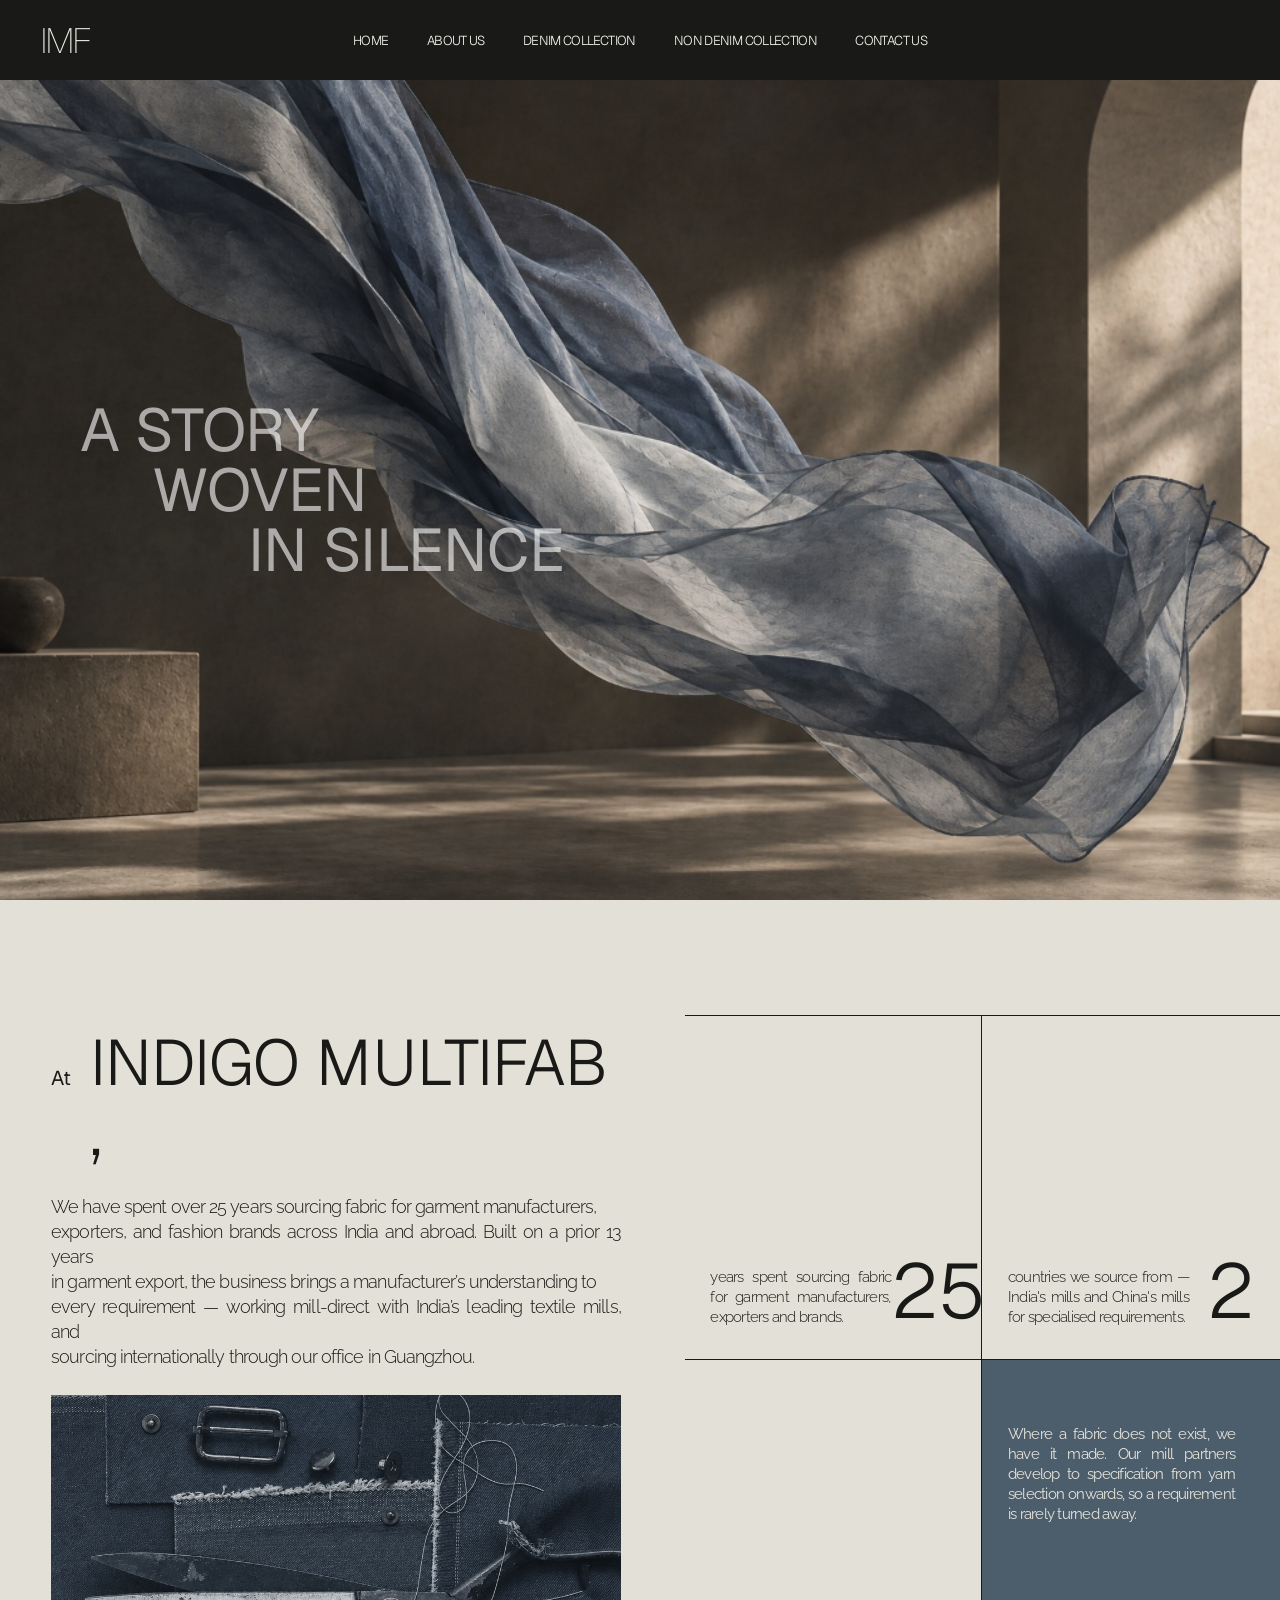
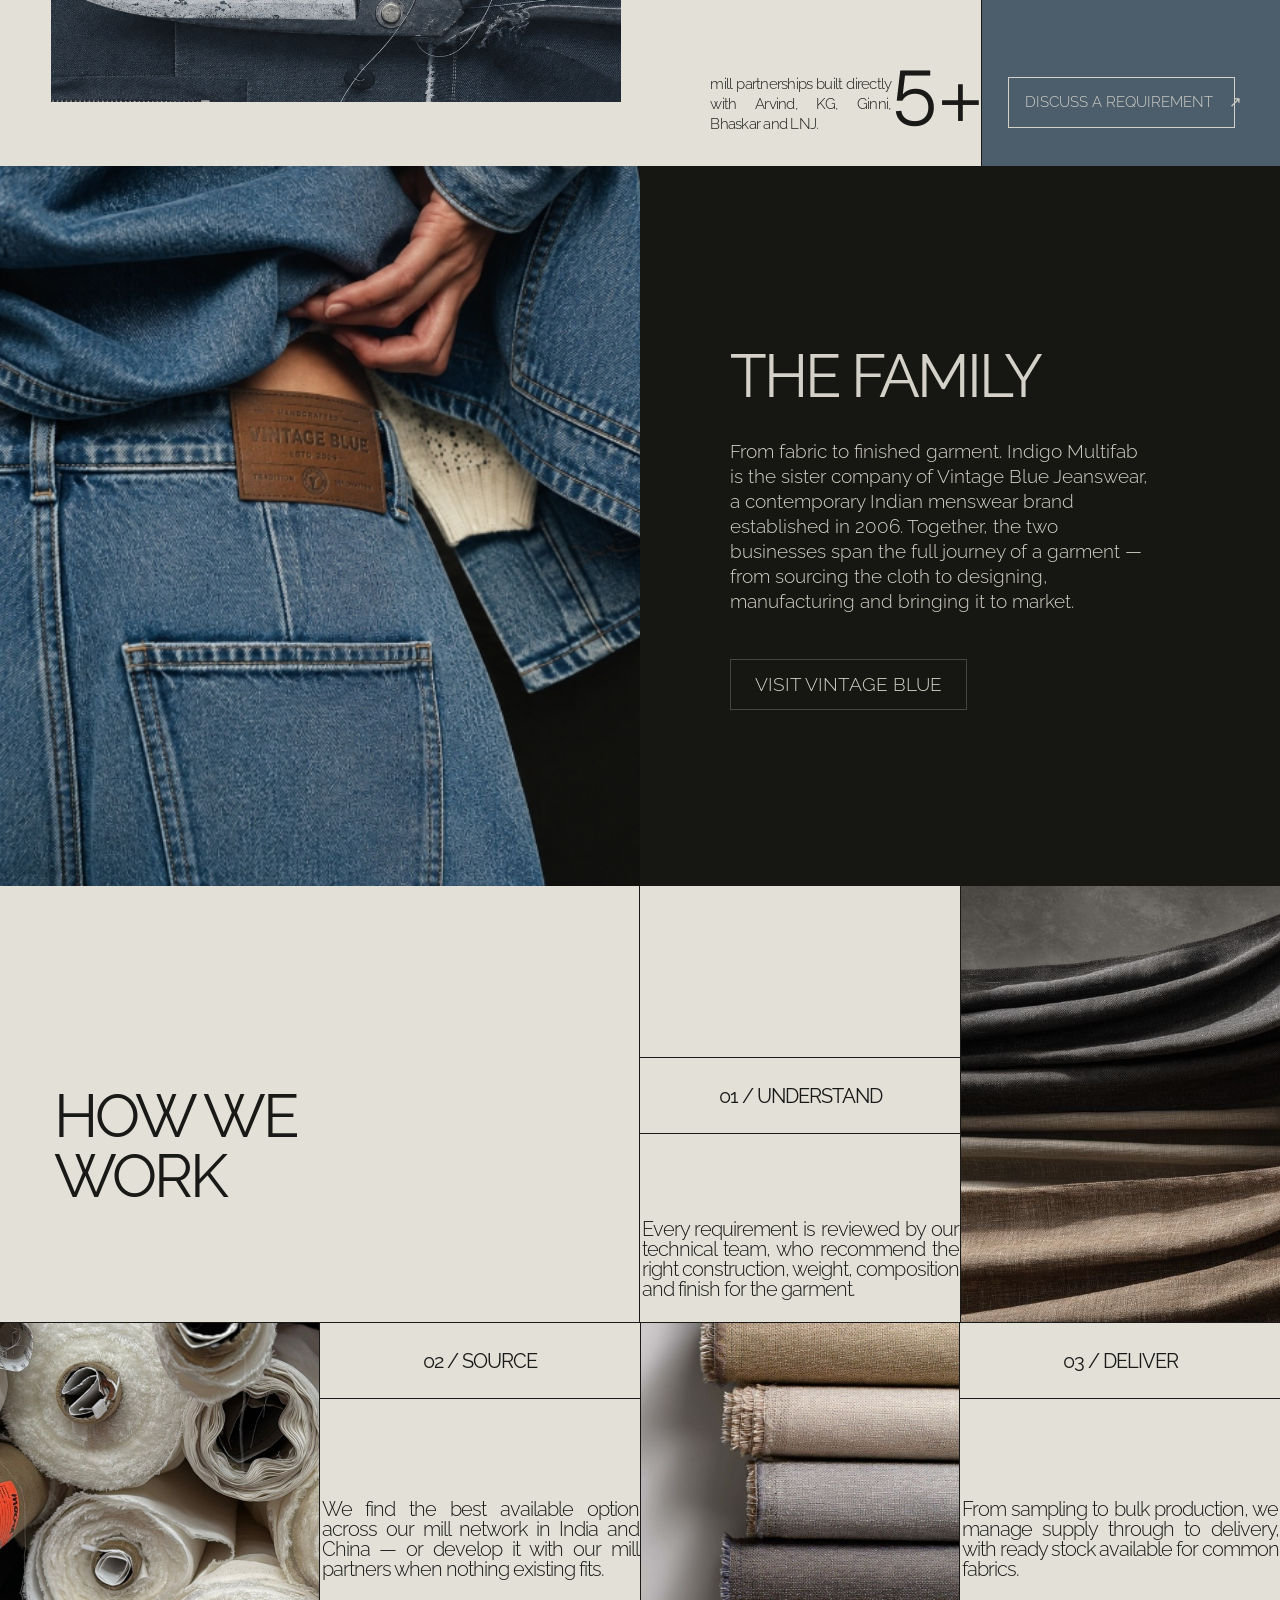
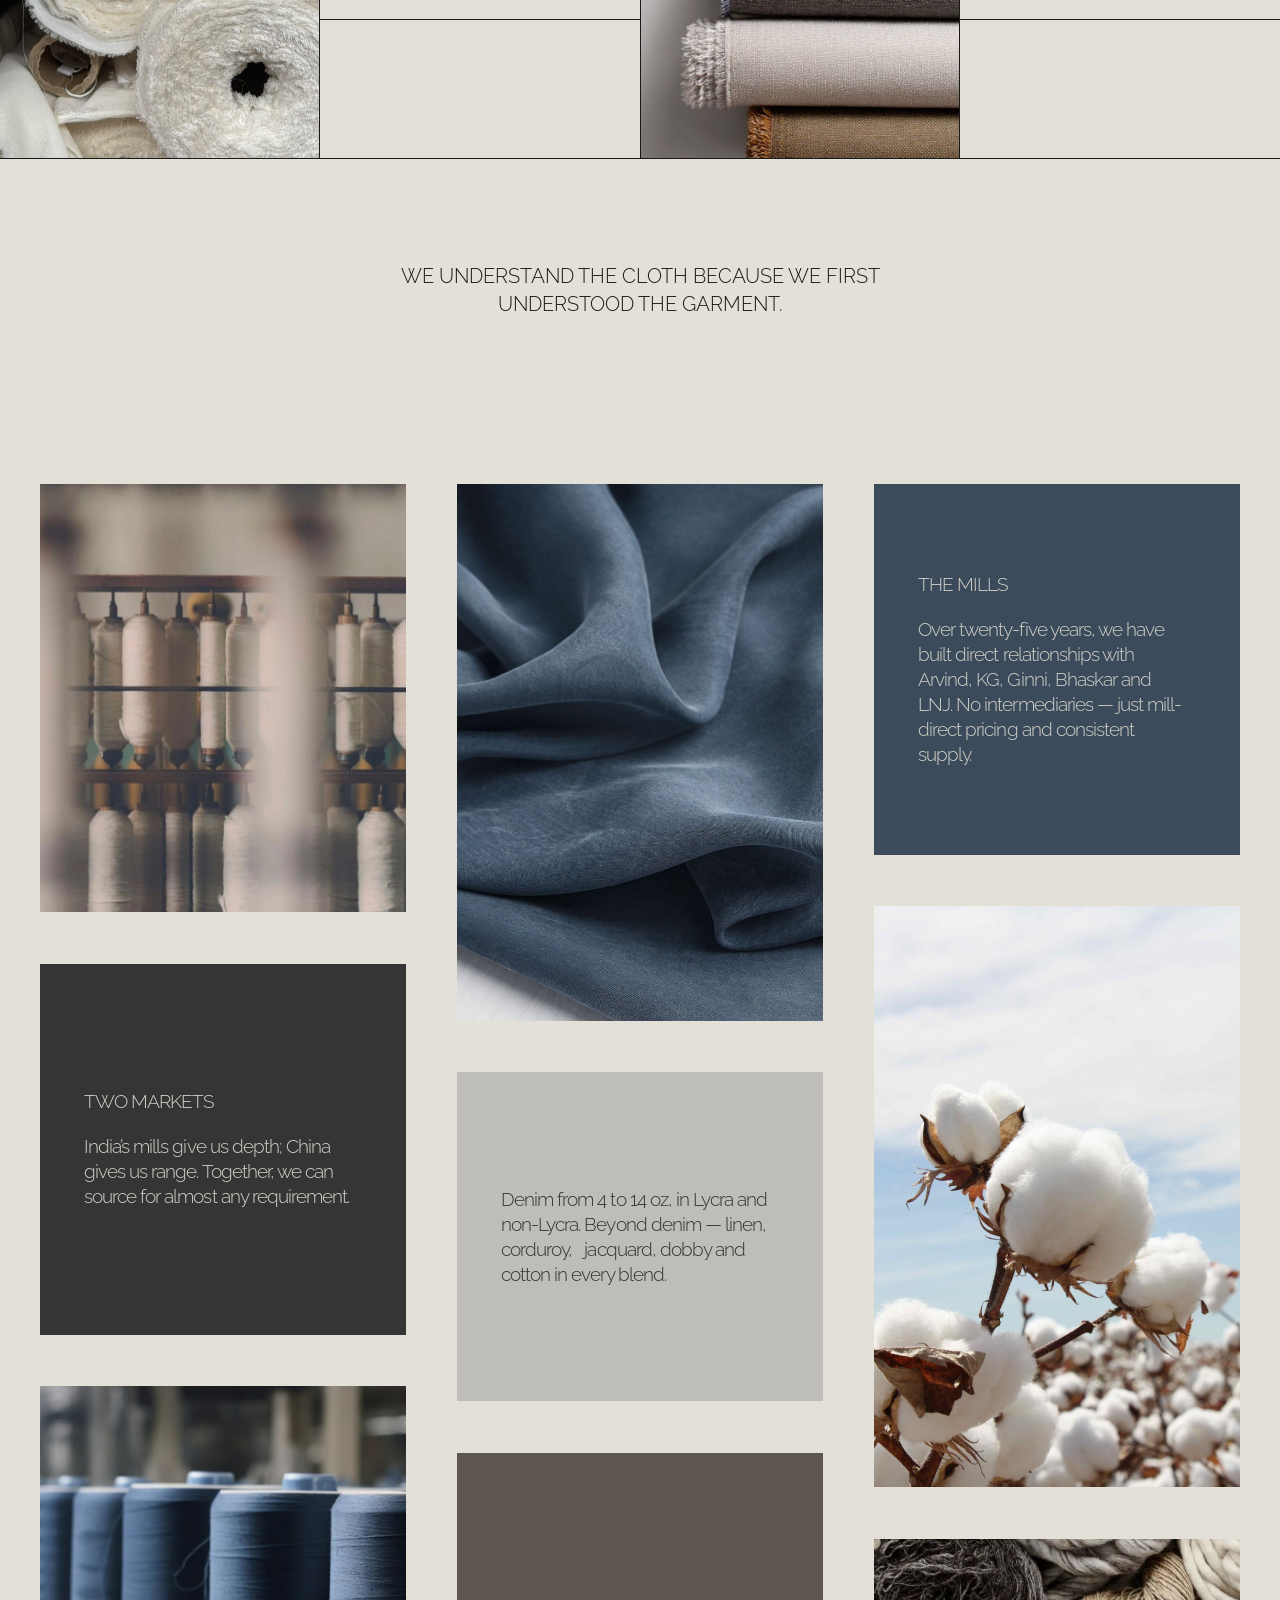
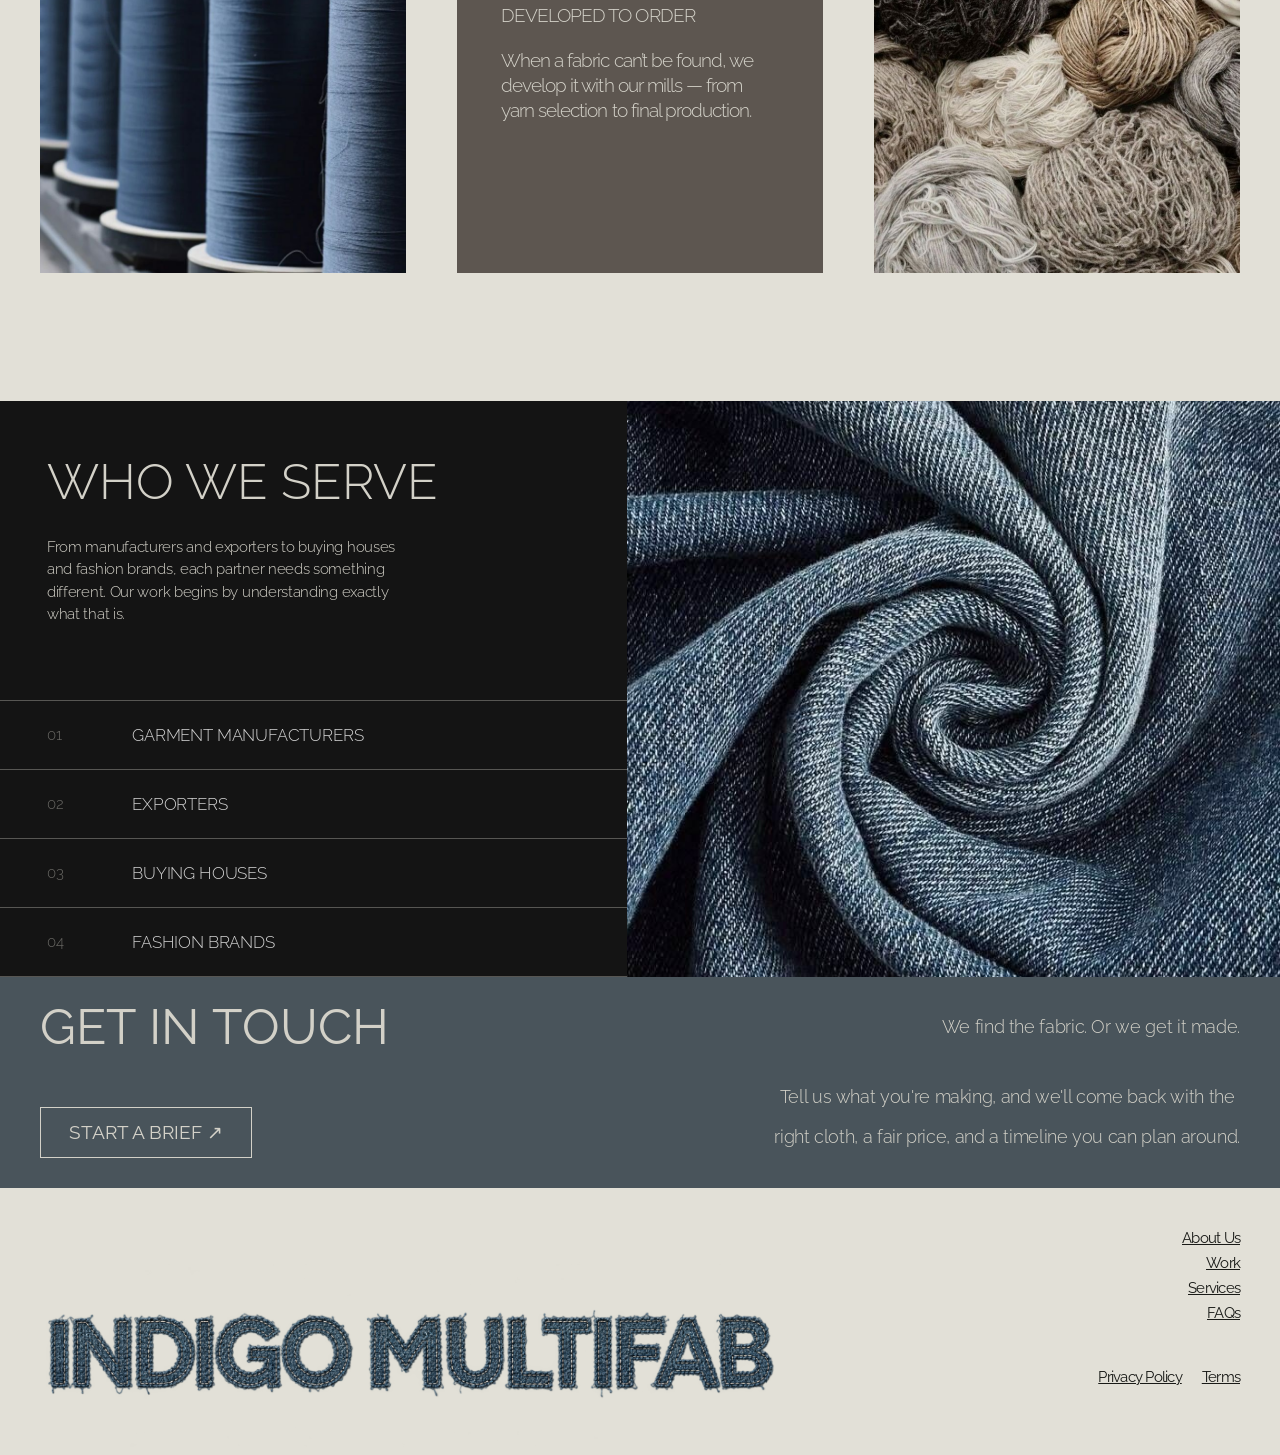
<file: about.html>
<!DOCTYPE html>
<html lang="en">
<head>
  <meta charset="UTF-8">
  <meta name="viewport" content="width=device-width, initial-scale=1.0">
  <title>About Us — Indigo Multifab</title>
  <link rel="preconnect" href="https://fonts.googleapis.com">
  <link rel="preconnect" href="https://fonts.gstatic.com" crossorigin>
  <link href="https://fonts.googleapis.com/css2?family=Geist:wght@100..900&display=swap" rel="stylesheet">
  <link href="https://fonts.googleapis.com/css2?family=Raleway:wght@200;300;400;500&display=swap" rel="stylesheet">
  <style>
    /* ===== RESET ===== */
    *, *::before, *::after {
      box-sizing: border-box;
      margin: 0;
      padding: 0;
    }

    html, body {
      width: 100%;
    }

    body {
      font-family: 'Geist', sans-serif;
      background-color: #191A17;
      color: #F5F4EE;
      -webkit-font-smoothing: antialiased;
      -moz-osx-font-smoothing: grayscale;
    }

    /* ===== HEADER ===== */
    .about-header {
      display: grid;
      grid-template-columns: 1fr auto 1fr;
      align-items: center;
      height: 80px;
      padding: 0 40px;
      background-color: #191A17;
      position: fixed;
      top: 0;
      left: 0;
      right: 0;
      z-index: 100;
    }

    .about-logo {
      grid-column: 1;
      font-family: 'Geist', sans-serif;
      font-weight: 100;
      font-size: clamp(24px, 3vw, 35px);
      line-height: 1;
      letter-spacing: -0.09em;
      color: #F5F4EE;
      text-decoration: none;
      display: inline-flex;
      align-items: center;
    }

    .about-nav {
      grid-column: 2;
      display: flex;
      gap: clamp(15px, 3vw, 50px);
      justify-content: center;
      align-items: center;
      height: 100%;
      flex-wrap: wrap;
    }

    .about-nav a {
      color: #F5F4EE;
      text-decoration: none;
      font-family: 'Geist', sans-serif;
      font-weight: 300;
      font-size: 13px;
      letter-spacing: -0.05em;
      text-transform: uppercase;
    }

    .about-nav a:hover {
      color: #e8e8e4;
    }

    .about-nav a.active {
      color: #F5F4EE;
    }

    /* ===== HERO ===== */
    .about-hero {
      position: relative;
      margin-top: 80px;
      height: calc(100vh - 80px);
      width: 100%;
      overflow: hidden;
    }

    .about-hero-img {
      width: 100%;
      height: 100%;
      object-fit: cover;
      object-position: center center;
      display: block;
    }

    /* ===== HERO CLOTH ===== */
    .about-hero-cloth {
      position: absolute;
      top: -5%;
      left: -5%;
      width: 110%;
      height: 110%;
      object-fit: cover;
      object-position: center;
      z-index: 5;
      pointer-events: none;
      /* Subtle rotation if needed to match the diagonal flow perfectly */
      transform: rotate(-2deg);
    }

    /* ===== HERO TEXT ===== */
    .about-hero-text {
      position: absolute;
      top: 50%;
      transform: translateY(-50%);
      left: 80px;
      z-index: 10;
    }

    .about-hero-text .line {
      display: block;
      font-family: 'Geist', sans-serif;
      font-weight: 400;
      font-size: clamp(32px, 5vw, 60px);
      letter-spacing: 0;
      text-transform: uppercase;
      color: #FFFFFF;
      opacity: 0.6;
      line-height: 1.0;
      text-align: left;
    }

    /* Stagger indentation to match the screenshot */
    .about-hero-text .line-1 {
      padding-left: 0;
    }
    .about-hero-text .line-2 {
      padding-left: 1.2em;
    }
    .about-hero-text .line-3 {
      padding-left: 2.8em;
    }

    /* ===== RESPONSIVE ===== */
    @media (max-width: 768px) {
      .about-header {
        padding: 0 20px;
      }

      .about-nav {
        gap: 18px;
      }

      .about-nav a {
        font-size: 11px;
      }

      .about-logo {
        font-size: 28px;
      }

      .about-hero-text {
        left: 4%;
        top: 45%;
        transform: translateY(-50%);
      }

      .about-hero-text .line {
        font-size: clamp(24px, 7vw, 42px);
      }

      .about-hero-text .line-2 {
        padding-left: 1.2em;
      }

      .about-hero-text .line-3 {
        padding-left: 0.5em;
      }
    }

    @media (max-width: 480px) {
      .about-nav {
        gap: 12px;
      }
      .about-nav a {
        font-size: 10px;
        letter-spacing: -0.05em;
      }
    }

    /* ===== INFO SECTION ===== */
    .about-info-section {
      display: grid;
      min-width: 0;
      grid-template-columns: 53.5% 23.25% 23.25%;
      grid-template-rows: 9vw minmax(15vw, auto) minmax(15vw, auto);
      background-color: #E2E0D7; /* Warm light grey/stone */
      width: 100%;
      color: #1A1A1A;
    }

    .info-left {
      grid-column: 1 / 2;
      grid-row: 1 / 4;
      padding: 10vw 5vw 5vw 4vw;
      box-sizing: border-box;
    }

    .info-title-wrap {
      display: flex;
      align-items: baseline;
      margin-bottom: 2vw;
    }

    .info-at {
      font-family: 'Geist', sans-serif;
      font-weight: 400;
      font-size: clamp(14px, 2vw, 20px);
      line-height: 1.1;
      letter-spacing: 0;
      vertical-align: middle;
      color: #191A17;
      margin-right: 1.5vw;
    }

    .info-title {
      font-family: 'Geist', sans-serif;
      font-weight: 300;
      font-size: clamp(32px, 5vw, 70px);
      line-height: 1.1;
      letter-spacing: 0;
      color: #191A17;
      margin: 0;
    }

    .info-title .comma {
      margin-left: 0.1em;
    }

    .info-desc {
      font-family: 'Raleway', sans-serif;
      font-weight: 300;
      font-size: 18px;
      line-height: 25px;
      letter-spacing: -0.05em;
      text-align: justify;
      vertical-align: middle;
      color: #191A17;
    }

    .metric-box {
      display: flex;
      align-items: flex-end;
      justify-content: space-between;
      padding: 2vw;
      box-sizing: border-box;
    }

    .metric-text {
      font-family: 'Raleway', sans-serif;
      font-weight: 300;
      font-size: 15px;
      line-height: 20px;
      letter-spacing: -0.05em;
      text-align: justify;
      vertical-align: middle;
      color: #191A17;
      margin-bottom: 0.5vw;
      max-width: 181px; width: 100%;
      flex-shrink: 0;
    }

    .metric-num {
      font-family: 'Geist', sans-serif;
      font-weight: 300;
      font-size: clamp(40px, 6vw, 80px);
      line-height: 1.1;
      letter-spacing: 0;
      text-align: right;
      vertical-align: middle;
      color: #191A17;
    }

    .metric-25 {
      grid-column: 2 / 3;
      grid-row: 2 / 3;
      border-top: 0.5px solid #191A17;
      border-right: 0.5px solid #191A17;
      border-bottom: 0.5px solid #191A17;
    }

    .metric-2 {
      grid-column: 3 / 4;
      grid-row: 2 / 3;
      border-top: 0.5px solid #191A17;
      border-bottom: 0.5px solid #191A17;
    }

    .metric-5 {
      grid-column: 2 / 3;
      grid-row: 3 / 4;
      border-right: 0.5px solid #191A17;
    }

    .metric-blue {
      grid-column: 3 / 4;
      grid-row: 3 / 4;
      background-color: #4C5D6B; /* Muted slate blue */
      color: #E5E3DB;
      padding: 3vw 3.5vw 3vw 2vw;
      display: flex;
      flex-direction: column;
      justify-content: flex-start;
      align-items: flex-start;
    }

    .blue-text {
      font-family: 'Raleway', sans-serif;
      font-weight: 400;
      font-size: 15px;
      line-height: 20px;
      letter-spacing: -0.05em;
      text-align: justify;
      vertical-align: middle;
      margin: 0;
      margin-top: 2vw; /* Offset to match the reference positioning */
    }

    
    .info-image-wrapper {
      width: 100%;
      max-width: 630px;
      aspect-ratio: 630 / 340;
      height: auto;
      margin-top: 2vw;
      position: relative;
      overflow: hidden;
    }
    .info-image {
      width: 100%;
      height: 100%;
      object-fit: cover;
      opacity: 1;
      display: block;
    }

    
    .blue-btn {
      display: inline-flex;
      align-items: center;
      justify-content: space-between;
      gap: 16px;
      padding: 0 16px;
      width: fit-content;
      max-width: 100%;
      min-height: 51px;
      height: auto;
      border: 0.5px solid #D3D1C8;
      color: #D3D1C8;
      text-decoration: none;
      font-family: 'Raleway', sans-serif;
      font-weight: 300;
      font-size: 15px;
      line-height: 25px;
      letter-spacing: 0px;
      white-space: nowrap;
      margin-top: auto;
      transition: all 0.3s ease;
      box-sizing: border-box;
    }
    .blue-btn span {
      margin-left: auto;
      padding-right: 0;
    }

    /* RESPONSIVE FOR NEW SECTION */
    @media (max-width: 768px) {
      .about-info-section {
        grid-template-columns: 1fr;
        grid-template-rows: auto;
      }
      .info-left {
        grid-column: 1 / 2;
        grid-row: 1 / 2;
        padding: 10vw 6vw;
      }
      .metric-25 {
        grid-column: 1 / 2;
        grid-row: 2 / 3;
        border: 0.5px solid #191A17;
        border-left: none;
        border-right: none;
      }
      .metric-2 {
        grid-column: 1 / 2;
        grid-row: 3 / 4;
        border: 0.5px solid #191A17;
        border-top: none;
        border-left: none;
        border-right: none;
      }
      .metric-5 {
        grid-column: 1 / 2;
        grid-row: 4 / 5;
        border: 0.5px solid #191A17;
        border-top: none;
        border-left: none;
        border-right: none;
      }
      .metric-blue {
        grid-column: 1 / 2;
        grid-row: 5 / 6;
      }
      .metric-box {
        padding: 6vw;
      }
      .blue-text {
        margin-top: 0;
      }
    }

    /* ===== THE FAMILY SECTION ===== */
    .family-section {
      display: flex;
      width: 100%;
      min-height: 80vh;
      background-color: #161712; /* Matches image background */
    }

    .family-image {
      width: 50%;
      height: auto; /* Flex will stretch it */
    }

    .family-image img {
      width: 100%;
      height: 100%;
      object-fit: cover;
      object-position: left center;
      display: block;
    }

    .family-content {
      width: 50%;
      display: flex;
      flex-direction: column;
      justify-content: center;
      padding: 5vw 10vw 5vw 7vw;
      box-sizing: border-box;
    }

    .family-content h2 {
      font-family: 'Raleway', sans-serif;
      font-weight: 400;
      font-size: clamp(32px, 5vw, 60px);
      line-height: 1.1;
      letter-spacing: -0.05em;
      color: #D3D1C8;
      margin: 0 0 30px 0;
      text-transform: uppercase;
    }

    .family-content p {
      font-family: 'Raleway', sans-serif;
      font-weight: 300;
      font-size: clamp(14px, 1.5vw, 20px);
      line-height: 25px;
      letter-spacing: 0px;
      vertical-align: middle;
      color: #D3D1C8;
      max-width: 480px;
      margin: 0 0 45px 0;
    }

    .family-content a {
      align-self: flex-start;
      display: inline-block;
      padding: 12px 24px;
      border: 1px solid #444; /* Subtle thin border */
      color: #D3D1C8;
      text-decoration: none;
      font-family: 'Raleway', sans-serif;
      font-weight: 300;
      font-size: clamp(14px, 1.5vw, 20px);
      line-height: 25px;
      letter-spacing: 0px;
      vertical-align: middle;
      text-transform: uppercase;
      transition: border-color 0.3s ease, color 0.3s ease;
    }

    .family-content a:hover {
      border-color: #888;
      color: #FFF;
    }

    @media (max-width: 768px) {
      .family-section {
        flex-direction: column;
      }
      .family-image, .family-content {
        width: 100%;
      }
      .family-image {
        min-height: 50vh;
      }
      .family-content {
        padding: 15vw 8vw;
      }
    }

    /* ===== HOW WE WORK GRID ===== */
.how-we-work-grid {
  display: grid;
  grid-template-columns: 1fr 1fr 1fr 1fr;
  grid-template-rows: 172px 76px 189px auto auto auto;
  margin-bottom: 0;
  width: 100%;
    border-bottom: 1px solid #191A17;
  color: #191A17;
  background-color: #E2E0D7;
}

.how-we-work-grid > div {
  background-color: #E2E0D7;
  overflow: hidden;
}

.hww-title-cell {
  border-bottom: 1px solid #191A17;
  border-right: 1px solid #191A17;
  grid-row: 1 / 4;
  grid-column: 1 / 3;
  padding-left: 54px;
  padding-top: 200px;
}
.hww-title-cell h2 {
  width: 348px;
  height: 152px;
  font-family: 'Raleway', sans-serif;
  font-weight: 400;
  font-style: normal;
  font-size: 60px;
  line-height: 60px;
  letter-spacing: -0.05em;
  color: #191A17;
  margin: 0;
}

.hww-drape-img {
  border-left: 1px solid #191A17;
  border-bottom: 1px solid #191A17;
  grid-row: 1 / 4;
  grid-column: 4 / 5;
  height: 437px;
}
.hww-drape-img img {
  width: 100%;
  height: 100%;
  object-fit: cover;
  display: block;
}

.hww-spacer-tr {
  border-bottom: 1px solid #191A17;
  grid-row: 1 / 2;
  grid-column: 3 / 4;
  height: 172px;
}

.hww-understand-label {
  border-bottom: 1px solid #191A17;
  grid-row: 2 / 3;
  grid-column: 3 / 4;
  height: 76px;
  display: flex;
  align-items: center;
  justify-content: center;
  font-family: 'Raleway', sans-serif;
  font-weight: 400;
  font-size: 20px;
  line-height: 1.6;
  letter-spacing: -0.05em;
  color: #191A17;
  box-sizing: border-box;
}

.hww-understand-text {
  border-bottom: 1px solid #191A17;
  grid-row: 3 / 4;
  grid-column: 3 / 4;
  display: flex;
  align-items: flex-start;
  justify-content: center;
  height: 189px;
  padding-top: 84.65625px;
  box-sizing: border-box;
}

.hww-source-label {
  border-bottom: 1px solid #191A17;
  grid-row: 4 / 5;
  grid-column: 2 / 3;
  height: 76px;
  display: flex;
  align-items: center;
  justify-content: center;
  font-family: 'Raleway', sans-serif;
  font-weight: 400;
  font-size: 20px;
  line-height: 1.6;
  letter-spacing: -0.05em;
  color: #191A17;
}

.hww-rolls-img {
  grid-row: 4 / 7;
  grid-column: 1 / 2;
  height: 435px;
  border-right: 1px solid #191A17;
}
.hww-rolls-img img {
  width: 100%;
  height: 435px;
  object-fit: cover;
  display: block;
}

.hww-deliver-label {
  border-bottom: 1px solid #191A17;
  grid-row: 4 / 5;
  grid-column: 4 / 5;
  height: 76px;
  display: flex;
  align-items: center;
  justify-content: center;
  font-family: 'Raleway', sans-serif;
  font-weight: 400;
  font-size: 20px;
  line-height: 1.6;
  letter-spacing: -0.05em;
  color: #191A17;
}

.hww-folded-img {
  grid-row: 4 / 7;
  grid-column: 3 / 4;
  height: 435px;
  border-left: 1px solid #191A17;
  border-right: 1px solid #191A17;
}
.hww-folded-img img {
  width: 100%;
  height: 435px;
  object-fit: cover;
  display: block;
}

.hww-source-text {
  grid-row: 5 / 6;
  grid-column: 2 / 3;
  display: flex;
  align-items: flex-start;
  justify-content: center;
  padding-top: 30px;
  padding-bottom: 40px;
  align-self: flex-start;
  border-bottom: 1px solid #191A17;
}

.hww-deliver-text {
  grid-row: 5 / 6;
  grid-column: 4 / 5;
  display: flex;
  align-items: flex-start;
  justify-content: center;
  padding-top: 30px;
  padding-bottom: 40px;
  align-self: flex-start;
  border-bottom: 1px solid #191A17;
}

.hww-understand-text p,
.hww-source-text p,
.hww-deliver-text p {
  width: 317px;
  margin: 0;
  font-family: 'Raleway', sans-serif;
  font-weight: 300;
  font-style: normal;
  font-size: 20px;
  line-height: 20px;
  letter-spacing: -0.05em;
  text-align: justify;
  color: #191A17;
}

.hww-spacer-bl {
  grid-row: 6 / 7;
  grid-column: 2 / 3;
}

.hww-spacer-bm {
  grid-row: 6 / 7;
  grid-column: 4 / 5;
}

@media (max-width: 900px) {
  .how-we-work-grid {
    grid-template-columns: 1fr;
    grid-template-rows: auto;
  }
  .hww-title-cell, .hww-drape-img, .hww-spacer-tr, .hww-understand-label, .hww-understand-text,
  .hww-source-label, .hww-rolls-img, .hww-deliver-label, .hww-folded-img, .hww-source-text, .hww-deliver-text,
  .hww-spacer-bl, .hww-spacer-bm { display: none;
    grid-column: 1 / 2;
    grid-row: auto;
  }
  .hww-spacer-tr, .hww-spacer-bl, .hww-spacer-bm { display: none;
    display: none;
  }
}

/* ===== SPEC VIDEO ===== */
.spec-video {
  position: absolute;
  top: 0;
  left: 0;
  width: 100%;
  height: 100%;
  object-fit: cover;
  display: block;
}







/* ===== QUOTE SECTION ===== */
.quote-section {
  background-color: #D9D9D9;
  min-height: 508px; height: auto; padding: 40px 20px;
  display: flex;
  align-items: center;
  justify-content: center;
  text-align: center;
  padding: 0 20px;
}

.quote-text {
  font-family: 'Raleway', sans-serif;
  font-size: clamp(24px, 3vw, 35px);
  font-weight: 300;
  font-style: normal;
  color: #191A17;
  line-height: 45px;
  letter-spacing: 0px;
  margin: 0 auto;
  text-align: center;
  width: 100%;
  max-width: 998px;
}

.hww-footer {
  padding: 8vw 20px;
  text-align: center;
}
.hww-footer-text {
  font-family: 'Raleway', sans-serif;
  font-weight: 300;
  font-size: clamp(14px, 2vw, 20px);
  letter-spacing: 0px;
  color: #191A17;
  line-height: 1.4;
  margin: 0;
}

    /* ===== EDITORIAL MASONRY GRID ===== */
    .about-editorial-section {
      background-color: #E2E0D7;
      width: 100%;
    }

    .about-editorial-grid {
      display: grid;
      grid-template-columns: repeat(3, 1fr);
      gap: clamp(30px, 4vw, 60px);
      width: 100%;
      max-width: 1360px; /* Fits exactly 3x387px columns + gaps + padding */
      margin: 0 auto;
      padding: 5vw 40px 10vw 40px;
      box-sizing: border-box;
    }

    .masonry-column {
      display: flex;
      flex-direction: column;
      gap: clamp(30px, 4vw, 60px);
    }

    .masonry-img {
      width: 100%;
      object-fit: cover;
      display: block;
    }
    
    /* Exact aspect ratios matching reference */
    .img-1 { aspect-ratio: 387 / 453; }
    .img-2 { aspect-ratio: 387 / 568; }
    .img-3 { aspect-ratio: 387 / 615; }
    .img-4 { aspect-ratio: 387 / 515; }
    .img-5 { aspect-ratio: 387 / 354; }

    /* Information Blocks */
    .info-block {
      display: flex;
      flex-direction: column;
      justify-content: center;
      align-items: flex-start;
      padding: 15% 15% 15% 12%;
      box-sizing: border-box;
      width: 100%;
    }

    .info-block h4 {
      font-family: 'Raleway', sans-serif;
      font-weight: 300;
      font-size: clamp(14px, 1.5vw, 20px);
      line-height: 25px;
      letter-spacing: -0.05em;
      text-transform: uppercase;
      margin: 0 0 20px 0;
      color: inherit;
    }

    .info-block p {
      font-family: 'Raleway', sans-serif;
      font-weight: 300;
      font-size: clamp(14px, 1.5vw, 20px);
      line-height: 25px;
      letter-spacing: -0.05em;
      margin: 0;
      color: inherit;
    }

    .block-two-markets {
      background-color: #353535;
      color: #D3D1C8;
      aspect-ratio: 387 / 393;
    }

    .block-grey {
      background-color: #BEBDB8; /* Light warm grey */
      color: #333;
      aspect-ratio: 387 / 348;
    }

    .block-developed {
      background-color: #5D5650; /* Muted brown/charcoal */
      color: #D3D1C8;
      aspect-ratio: 387 / 445;
    }

    .block-mills {
      background-color: #3B4B5B; /* Slate / denim blue */
      color: #D3D1C8;
      aspect-ratio: 387 / 392;
    }

    /* Responsive for masonry */
    @media (max-width: 900px) {
      .about-editorial-grid {
        grid-template-columns: repeat(2, 1fr);
      }
    }
    @media (max-width: 600px) {
      .about-editorial-grid {
        grid-template-columns: 1fr;
        padding: 10vw 20px;
      }
    }

    /* ===== WHO WE SERVE SECTION ===== */
    .wws-section {
      display: grid;
      grid-template-columns: 49fr 51fr;
      height: 576px;
      background-color: #141414;
      box-shadow: inset 1px 1px 0 0 rgba(211, 209, 200, 0.35);
      box-sizing: border-box;
      overflow: hidden;
      position: relative;
      gap: 0;
      padding: 0;
    }

    .wws-left {
      display: flex;
      flex-direction: column;
      height: 100%;
      padding: 51px 0 0 0;
      box-sizing: border-box;
      background-color: #141414;
    }

    .wws-top {
      padding: 0 7.5%;
      margin-bottom: 0;
      height: 248px;
      box-sizing: border-box;
    }

    .wws-title {
      font-family: 'Raleway', sans-serif;
      font-size: 50px;
      font-weight: 300;
      font-style: normal;
      color: #D3D1C8;
      line-height: 1.2;
      letter-spacing: 0px;
      text-transform: uppercase;
      margin: 0 0 24px 0;
    }

      .wws-intro {
      font-family: 'Raleway', sans-serif;
      font-size: clamp(15px, 1.2vw, 18px);
      font-weight: 300;
      font-style: normal;
      color: #D3D1C8;
      line-height: 1.45;
      letter-spacing: -0.02em;
      max-width: 100%;
      margin: 0;
    }

    .wws-intro span {
      white-space: nowrap;
    }

    .wws-list {
      display: flex;
      flex-direction: column;
      flex: 1;
      margin: 0;
      padding: 0;
    }

    .wws-item {
      flex: 1;
      display: flex;
      align-items: center;
      padding: 0 7.5%;
      border-top: 1px solid rgba(211, 209, 200, 0.35);
      box-sizing: border-box;
      gap: 0;
    }

    .wws-item:last-child {
      border-bottom: 1px solid rgba(211, 209, 200, 0.35);
      margin-bottom: 0;
    }

    .wws-num {
      font-family: 'Raleway', sans-serif;
      font-size: 15px;
      font-weight: 300;
      color: rgba(211, 209, 200, 0.45);
      letter-spacing: 0px;
      width: 25px;
      flex-shrink: 0;
      margin-right: 60px;
    }

    .wws-label {
      font-family: 'Raleway', sans-serif;
      font-size: 17px;
      font-weight: 300;
      color: #D1D1D1;
      letter-spacing: -0.01em;
      text-transform: uppercase;
    }

    .wws-desc {
      font-family: 'Raleway', sans-serif;
      font-size: 16px;
      font-weight: 300;
      color: #999999;
      letter-spacing: -0.01em;
    }

    .wws-right {
      width: 100%;
      height: 100%;
      overflow: hidden;
      position: relative;
      padding: 0;
      margin: 0;
    }

    .wws-right img {
      position: absolute;
      top: 0;
      left: 0;
      width: 100%;
      height: 100%;
      object-fit: cover;
      object-position: 50% 60%;
      display: block;
    }

    /* ===== GET IN TOUCH SECTION ===== */
    .contact-section {
      background-color: #49545B; /* Muted slate-blue */
      padding: 30px 40px;
      display: flex;
      justify-content: space-between;
      align-items: flex-start;
    }

    .contact-left {
      display: flex;
      flex-direction: column;
      gap: 60px;
    }

    .contact-heading {
      font-family: 'Raleway', sans-serif;
      font-weight: 400;
      font-size: clamp(28px, 4vw, 50px);
      line-height: 40px;
      letter-spacing: 0;
      vertical-align: middle;
      color: #D3D1C8;
      margin: 0;
    }

    .contact-cta {
      font-family: 'Raleway', sans-serif;
      font-weight: 400;
      font-size: clamp(14px, 1.5vw, 20px);
      line-height: 25px;
      letter-spacing: 0px;
      text-align: center;
      vertical-align: middle;
      text-transform: uppercase;
      color: #D3D1C8;
      text-decoration: none;
      display: inline-flex;
      align-items: center;
      gap: 5px;
      border: 1px solid #D3D1C8;
      padding: 12px 28px;
      align-self: flex-start;
      transition: color 0.3s ease, border-color 0.3s ease;
    }
    
    .contact-cta:hover {
      color: #FFF;
      border-color: #FFF;
    }

    .contact-right {
      display: flex;
      flex-direction: column;
      align-items: flex-end;
      text-align: right;
      max-width: 643px;
      gap: 30px;
      padding-margin-bottom: -20px; /* Align visually with heading */
    }

        .contact-right-top, .contact-right-bottom {
      font-family: 'Raleway', sans-serif;
      font-weight: 300;
      line-height: 40px;
      letter-spacing: -0.02em;
      color: #D3D1C8;
      margin: 0;
      text-align: right;
      vertical-align: middle;
    }

    .contact-right-top {
      font-size: 18px;
    }

    .contact-right-bottom {
      font-size: 18px;
      text-align: center;
    }

    /* ===== FOOTER ===== */
    .site-footer {
      background-color: #E2E0D7;
      padding: 40px 40px 0px 40px; overflow: hidden;
    }
    .footer-content {
      display: grid;
      grid-template-columns: 1fr auto;
      grid-template-rows: auto auto;
      gap: 10px;
    }
    .footer-logo {
      grid-column: 1 / 2;
      grid-row: 1 / 3;
      display: flex;
      align-items: flex-end;
    }
    .footer-logo img {
      width: 1057px;
      max-width: 100%;
      height: auto;
      aspect-ratio: 1057 / 249;
      object-fit: contain;
      object-position: left bottom;
      display: block;
      position: relative;
      left: 0;
      margin-bottom: -20px;
    }
    .footer-right-nav {
      grid-column: 2 / 3;
      grid-row: 1 / 2;
      text-align: right;
    }
    .footer-nav {
      display: flex;
      flex-direction: column;
      gap: 5px;
    }
    .footer-nav a, .footer-legal a {
      font-family: 'Raleway', sans-serif;
      font-weight: 400;
      font-size: 15px;
      line-height: 20px;
      letter-spacing: -0.05em;
      text-align: right;
      vertical-align: middle;
      text-decoration: underline;
      color: #191A17;
      transition: opacity 0.3s;
    }
    .footer-nav a:hover, .footer-legal a:hover { color: #000; opacity: 0.7; }

    .footer-legal {
      grid-column: 2 / 3;
      grid-row: 2 / 3;
      display: flex;
      gap: 20px;
      align-items: flex-end;
      justify-content: flex-end;
      padding-bottom: 68px;
    }

    /* Responsive */
    @media (max-width: 900px) {
      .wws-section {
        display: flex;
        flex-direction: column;
        height: auto;
      }
      .wws-right {
        width: 100%;
        height: 60vw;
        flex: none;
        position: relative;
      }
      .wws-right img {
        position: relative;
        width: 100%;
        height: 100%;
      }
      .wws-top {
        height: auto;
        padding: 40px 20px 20px 20px;
        margin-bottom: 30px;
      }
      .wws-intro {
        max-width: 100%;
      }
      .wws-item {
        padding: 20px;
        height: auto;
      }
      
      .contact-section { flex-direction: column; align-items: flex-start; gap: 50px; }
      .contact-right { align-items: flex-start; text-align: left; }
      .footer-content { grid-template-columns: 1fr; }
      .footer-right-nav { text-align: left; grid-column: 1 / 2; grid-row: 1 / 2; margin-bottom: 20px;}
      .footer-logo { grid-column: 1 / 2; grid-row: 2 / 3; width: 90vw; margin-left: 0; }
      .footer-legal { grid-column: 1 / 2; grid-row: 3 / 4; justify-content: flex-start; padding-bottom: 10px; }
    }
  </style>
</head>
<body>

  <!-- ===== HEADER ===== -->
  <header class="about-header">
    <a href="index.html" class="about-logo">IMF</a>
    <nav class="about-nav">
      <a href="index.html">HOME</a>
      <a href="about.html" class="active">ABOUT US</a>
      <a href="denim.html" target="_blank" rel="noopener noreferrer">DENIM COLLECTION</a>
      <a href="non-denim.html" target="_blank" rel="noopener noreferrer">NON DENIM COLLECTION</a>
      <a href="contact.html" target="_blank" rel="noopener noreferrer">CONTACT US</a>
    </nav>
  </header>

  <!-- ===== HERO ===== -->
  <section class="about-hero">
    <img
      class="about-hero-img"
      src="about-landing-bg.jpg"
      alt="Flowing blue fabric"
    >
    <div class="about-hero-text">
      <span class="line line-1">A STORY</span>
      <span class="line line-2">WOVEN</span>
      <span class="line line-3">IN SILENCE</span>
    </div>
  </section>

  <!-- ===== INFO SECTION ===== -->
  <section class="about-info-section">
    
    <!-- LEFT CONTENT -->
    <div class="info-left">
      <div class="info-title-wrap">
        <span class="info-at">At</span>
        <h2 class="info-title">INDIGO MULTIFAB ,</h2>
      </div>
      <p class="info-desc">
        We have spent over 25 years sourcing fabric for garment manufacturers,<br>
        exporters, and fashion brands across India and abroad. Built on a prior 13 years<br>
        in garment export, the business brings a manufacturer’s understanding to<br>
        every requirement — working mill-direct with India’s leading textile mills, and<br>
        sourcing internationally through our office in Guangzhou.
      </p>
      <div class="info-image-wrapper">
        <img src="scissors-denim.jpg" alt="Denim and scissors" class="info-image">
      </div>
    </div>

    <!-- METRICS GRID -->
    <div class="metric-box metric-25">
      <div class="metric-text">
        years spent sourcing fabric
        for garment manufacturers,
        exporters and brands.
      </div>
      <div class="metric-num">25</div>
    </div>

    <div class="metric-box metric-2">
      <div class="metric-text">
        countries we source from —
        India's mills and China's mills
        for specialised requirements.
      </div>
      <div class="metric-num">2</div>
    </div>

    <div class="metric-box metric-5">
      <div class="metric-text">
        mill partnerships built
        directly with Arvind, KG,
        Ginni, Bhaskar and LNJ.
      </div>
      <div class="metric-num">5+</div>
    </div>

    <div class="metric-blue">
      <p class="blue-text">
        Where a fabric does not exist, we have it
        made. Our mill partners develop to
        specification from yarn selection onwards, so
        a requirement is rarely turned away.
      
      </p>
      <a href="contact.html" class="blue-btn">DISCUSS A REQUIREMENT <span>&#x2197;</span></a>
    </div>

  </section>

  <!-- ===== THE FAMILY SECTION ===== -->
  <section class="family-section">
    <div class="family-image">
      <img src="family-denim-vintage-blue.jpg?v=2" alt="Denim garment details">
    </div>

    <div class="family-content">
      <h2>THE FAMILY</h2>
      <p>
        From fabric to finished garment. Indigo Multifab is the
        sister company of Vintage Blue Jeanswear, a
        contemporary Indian menswear brand established in
        2006. Together, the two businesses span the full
        journey of a garment — from sourcing the cloth to
        designing, manufacturing and bringing it to market.
      </p>
      <a href="#">VISIT VINTAGE BLUE</a>
    </div>
  </section>

  <!-- ===== HOW WE WORK SECTION ===== -->
  <section class="hww-section-new" style="background-color: #E2E0D7; width: 100%;">
    <div class="how-we-work-grid">
      <!-- Col 1-2, rows 1-3: title --><div class="hww-title-cell">
        <h2>HOW WE<br>WORK</h2>
      </div>
      <!-- Col 3, row 1: empty spacer --><div class="hww-spacer-tr"></div>
      <!-- Col 3, row 2: 01 / UNDERSTAND label --><div class="hww-understand-label">01 / UNDERSTAND</div><!-- Col 3, row 3: UNDERSTAND body text --><div class="hww-understand-text">
        <p>Every requirement is reviewed by our technical team, who recommend the right construction, weight, composition and finish for the garment.</p></div>
      <!-- Col 4, rows 1-3: draped fabric image --><div class="hww-drape-img">
        <img src="index-hww-1.png" alt="Draped fabric">
      </div>

      <!-- Col 1, rows 4-6: fabric rolls image --><div class="hww-rolls-img">
        <img src="index-hww-2.jpg" alt="Fabric rolls">
      </div>

      <!-- Col 2, row 4: 02 / SOURCE label --><div class="hww-source-label">02 / SOURCE</div>
        <!-- Col 2, row 5: SOURCE body text --><div class="hww-source-text"><p>We find the best available option across our mill network in India and China &mdash; or develop it with our mill partners when nothing existing fits.</p></div>
      <!-- Col 2, row 6: bottom spacer --><div class="hww-spacer-bl"></div>

      <!-- Col 3, rows 4-6: stacked fabric image --><div class="hww-folded-img">
        <img src="index-hww-3.jpg" alt="Stacked folded fabric">
      </div>

      <!-- Col 4, row 4: 03 / DELIVER label --><div class="hww-deliver-label">03 / DELIVER</div>
        <!-- Col 4, row 5: DELIVER body text --><div class="hww-deliver-text"><p>From sampling to bulk production, we manage supply through to delivery, with ready stock available for common fabrics.</p></div>
      <!-- Col 4, row 6: bottom spacer --><div class="hww-spacer-bm"></div>
    </div>

    <!-- BOTTOM STATEMENT -->
    <div class="hww-footer">
      <h3 class="hww-footer-text">
        WE UNDERSTAND THE CLOTH BECAUSE WE FIRST<br>
        UNDERSTOOD THE GARMENT.
      </h3>
    </div>
  </section>

  <!-- ===== EDITORIAL MASONRY GRID ===== -->
  <section class="about-editorial-section">
    <div class="about-editorial-grid">
      
      <!-- COLUMN 1 -->
      <div class="masonry-column column-one">
        <img class="masonry-img img-1" src="masonry-1.png" alt="Textile machinery and threads">
        
        <div class="info-block block-two-markets">
          <h4>TWO MARKETS</h4>
          <p>India’s mills give us depth; China gives us range. Together, we can source for almost any requirement.</p>
        </div>
        
        <img class="masonry-img img-4" src="masonry-4.png" alt="Blue thread spools">
      </div>

      <!-- COLUMN 2 -->
      <div class="masonry-column column-two">
        <img class="masonry-img img-2" src="masonry-2.jpg" alt="Blue folded fabric">
        
        <div class="info-block block-grey">
          <p>Denim from 4 to 14 oz, in Lycra and non-Lycra. Beyond denim — linen, corduroy, &nbsp;&nbsp;jacquard, dobby and cotton in every blend.</p>
        </div>
        
        <div class="info-block block-developed">
          <h4>DEVELOPED TO ORDER</h4>
          <p>When a fabric can’t be found, we develop it with our mills — from yarn selection to final production.</p>
        </div>
      </div>

      <!-- COLUMN 3 -->
      <div class="masonry-column column-three">
        <div class="info-block block-mills">
          <h4>THE MILLS</h4>
          <p>Over twenty-five years, we have built direct relationships with Arvind, KG, Ginni, Bhaskar and LNJ. No intermediaries — just mill-direct pricing and consistent supply.</p>
        </div>
        
        <img class="masonry-img img-3" src="masonry-3.png" alt="Cotton plant field">
        <img class="masonry-img img-5" src="masonry-5.jpg" alt="Neutral yarn skeins">
      </div>

    </div>
  </section>
  
  <!-- ===== WHO WE SERVE SECTION ===== -->
  <section class="wws-section">
    <div class="wws-left">
      <div class="wws-top">
        <h2 class="wws-title">WHO WE SERVE</h2>
        <p class="wws-intro"><span>From manufacturers and exporters to buying houses</span><br><span>and fashion brands, each partner needs something</span><br><span>different. Our work begins by understanding exactly</span><br><span>what that is.</span></p>
      </div>
      <div class="wws-list">
        <div class="wws-item">
          <span class="wws-num">01</span>
          <span class="wws-label">GARMENT MANUFACTURERS</span>
        </div>
        <div class="wws-item">
          <span class="wws-num">02</span>
          <span class="wws-label">EXPORTERS</span>
        </div>
        <div class="wws-item">
          <span class="wws-num">03</span>
          <span class="wws-label">BUYING HOUSES</span>
        </div>
        <div class="wws-item">
          <span class="wws-num">04</span>
          <span class="wws-label">FASHION BRANDS</span>
        </div>
      </div>
    </div>
    <div class="wws-right">
      <img src="serve-denim.jpg" alt="Blue denim fabric close-up">
    </div>
  </section>

  <!-- ===== GET IN TOUCH SECTION ===== -->
  <section class="contact-section">
    <div class="contact-left">
      <h2 class="contact-heading">GET IN TOUCH</h2>
      <a href="#" class="contact-cta">START A BRIEF &#x2197; </a>
    </div>
    <div class="contact-right">
      <p class="contact-right-top">We find the fabric. Or we get it made.</p>
      <p class="contact-right-bottom">Tell us what you're making, and we'll come back with the<br>right cloth, a fair price, and a timeline you can plan around.</p>
    </div>
  </section>

  <!-- ===== FOOTER ===== -->
  <footer class="site-footer">
    <div class="footer-content">
      <div class="footer-logo">
        <img src="indigo-footer.png" alt="Indigo Multifab branding">
      </div>
      <div class="footer-right-nav">
        <nav class="footer-nav">
          <a href="#">About Us</a>
          <a href="#">Work</a>
          <a href="#">Services</a>
          <a href="#">FAQs</a>
        </nav>
      </div>
      <div class="footer-legal">
        <a href="#">Privacy Policy</a>
        <a href="#">Terms</a>
      </div>
    </div>
  </footer>

</body>
</html>
</file>
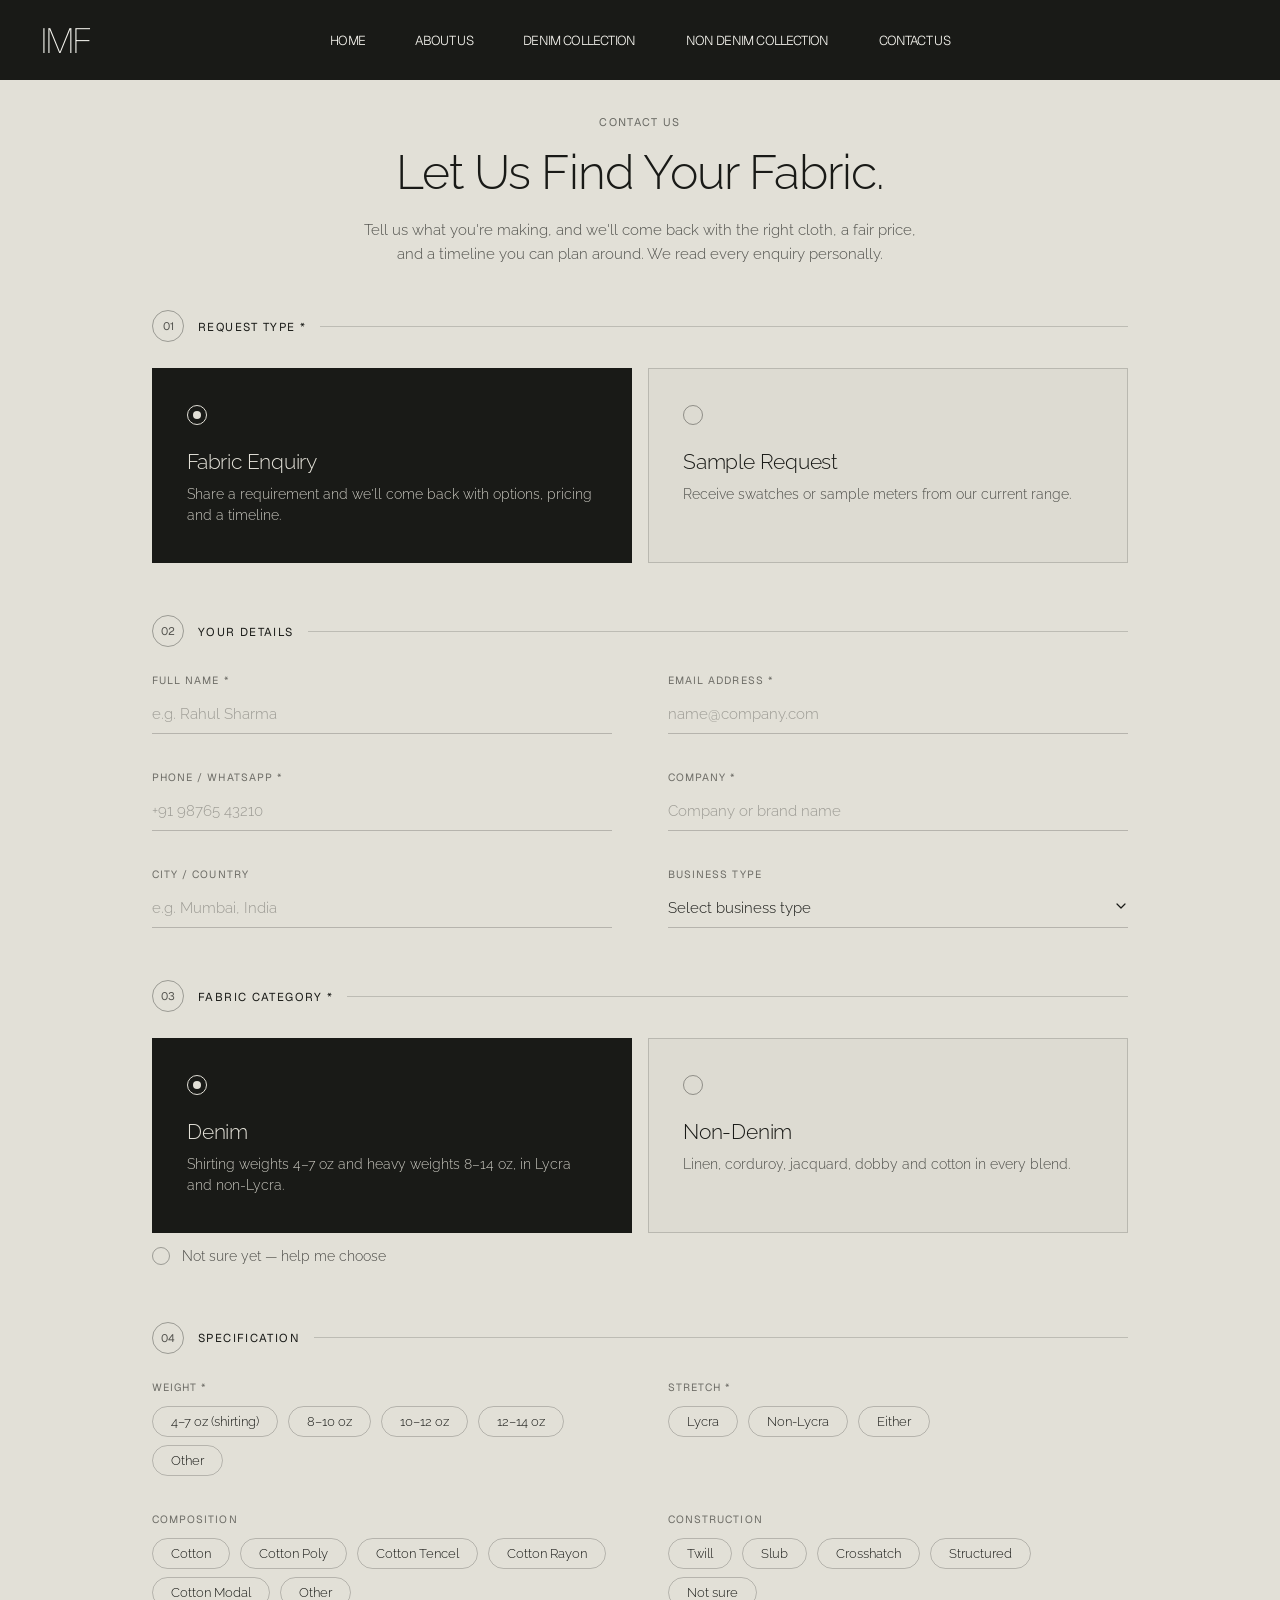
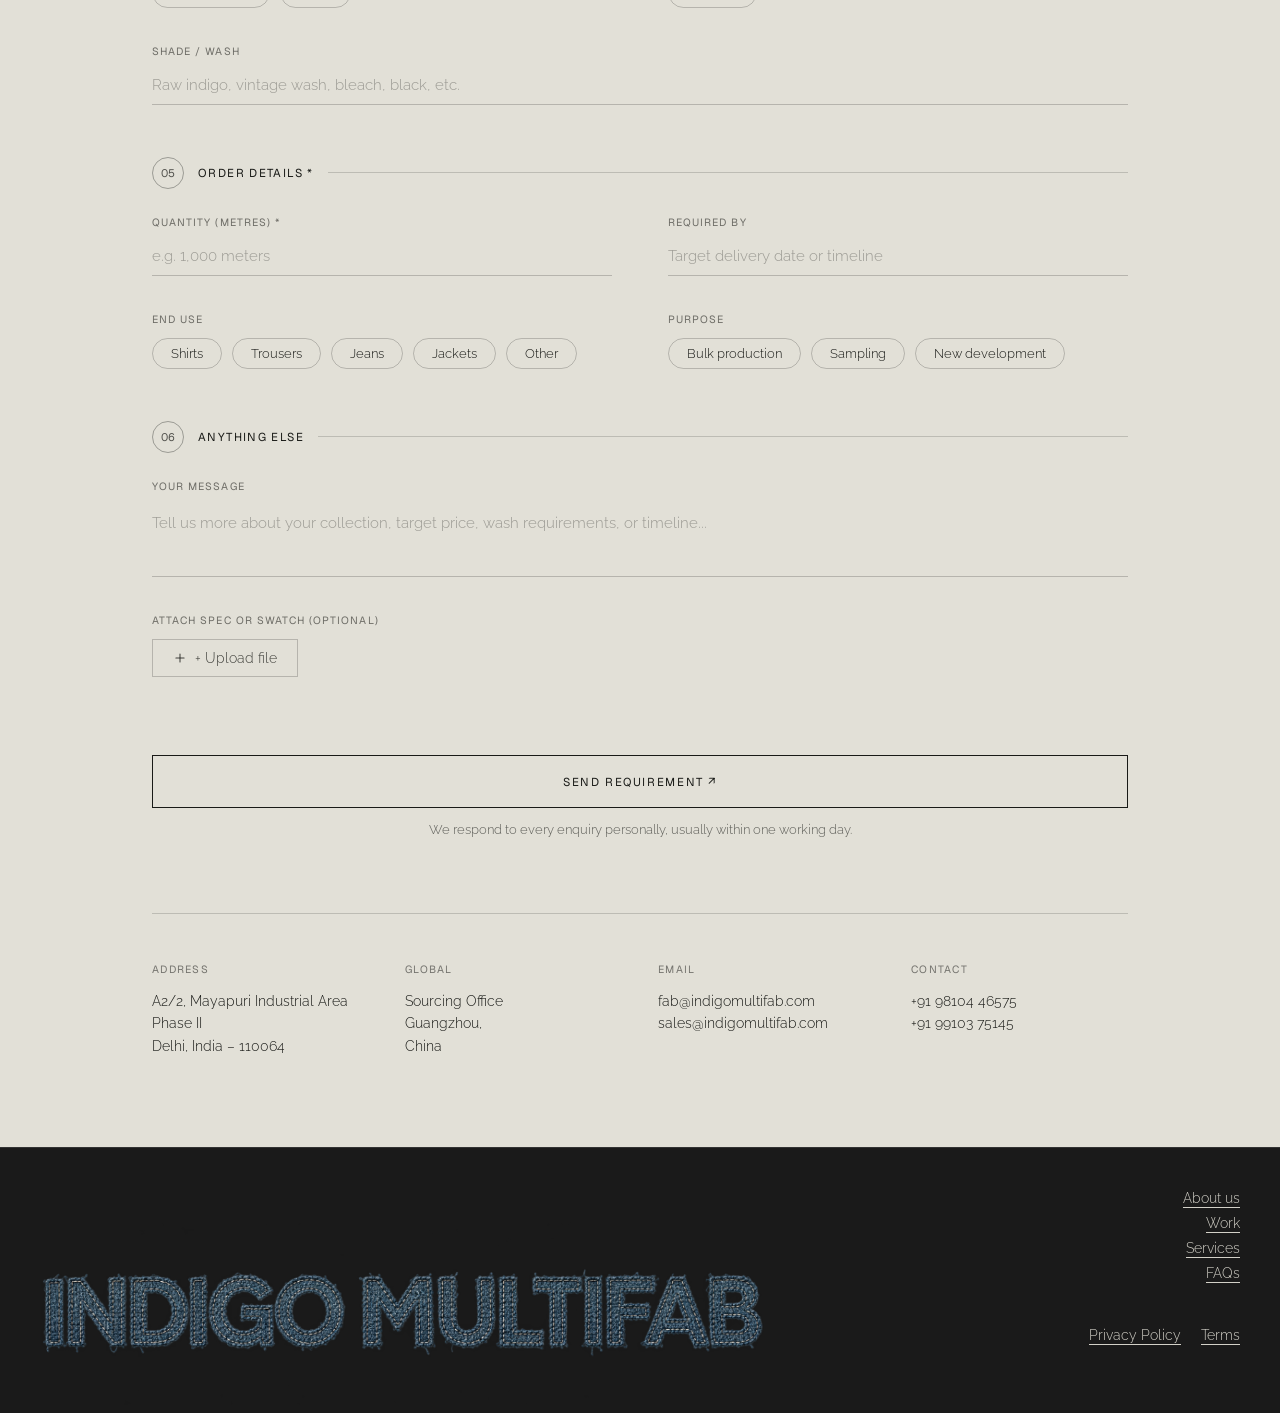
<file: contact.html>
<!DOCTYPE html>
<html lang="en">
<head>
  <meta charset="UTF-8">
  <meta name="viewport" content="width=device-width, initial-scale=1.0">
  <title>Contact Us — Indigo Multifab</title>
  <link rel="preconnect" href="https://fonts.googleapis.com">
  <link rel="preconnect" href="https://fonts.gstatic.com" crossorigin>
  <link href="https://fonts.googleapis.com/css2?family=Geist:wght@100..900&display=swap" rel="stylesheet">
  <link href="https://fonts.googleapis.com/css2?family=Raleway:wght@200;300;400;500&display=swap" rel="stylesheet">
  <style>
    /* ===== RESET ===== */
    *, *::before, *::after {
      box-sizing: border-box;
      min-width: 0;
      margin: 0;
      padding: 0;
    }

    html, body {
      width: 100%;
      overflow-x: hidden;
    }

    body {
      font-family: 'Geist', sans-serif;
      background-color: #E2E0D7; /* Warm stone / light beige */
      color: #191A17; /* Deep charcoal / near-black */
      -webkit-font-smoothing: antialiased;
      -moz-osx-font-smoothing: grayscale;
    }

    /* Screen-reader utility for accessible custom controls */
    .sr-only {
      position: absolute;
      width: 1px;
      height: 1px;
      padding: 0;
      margin: -1px;
      overflow: hidden;
      clip: rect(0, 0, 0, 0);
      white-space: nowrap;
      border-width: 0;
    }

    /* ===== HEADER (UNTOUCHED IMF COMPONENT) ===== */
    .contact-header {
      display: grid;
      grid-template-columns: 1fr auto 1fr;
      align-items: center;
      min-height: 80px;
      padding-top: 15px;
      padding-bottom: 15px;
      flex-wrap: wrap;
      padding: 0 40px;
      background-color: #191A17;
      position: fixed;
      top: 0;
      left: 0;
      right: 0;
      z-index: 100;
    }

    .contact-logo {
      grid-column: 1;
      font-family: 'Geist', sans-serif;
      font-weight: 100;
      font-size: clamp(24px, 4vw, 35px);
      line-height: 1;
      letter-spacing: -0.09em;
      color: #F5F4EE;
      text-decoration: none;
      display: inline-flex;
      align-items: center;
    }

    .contact-nav {
      grid-column: 2;
      display: flex;
      gap: 50px;
      justify-content: center;
      align-items: center;
      height: 100%;
    }

    .contact-nav a {
      color: #F5F4EE;
      text-decoration: none;
      font-family: 'Geist', sans-serif;
      font-weight: 300;
      font-size: clamp(11px, 1.5vw, 13px);
      letter-spacing: -0.05em;
      text-transform: uppercase;
      transition: color 0.28s ease;
    }

    .contact-nav a:hover {
      color: #e8e8e4;
    }
    .contact-nav a.active {
      color: #F5F4EE;
    }

    /* ===== MAIN CONTENT (NARROW COLUMN REDESIGN) ===== */
    .contact-main {
      max-width: 1040px;
      margin: 0 auto;
      padding: 115px 32px 90px 32px;
    }

    /* Tight, Elegant Hero */
    .contact-intro {
      text-align: center;
      margin-bottom: 44px;
      max-width: 720px;
      margin-left: auto;
      margin-right: auto;
    }

    .intro-label {
      font-family: 'Geist', sans-serif;
      font-size: 11px;
      font-weight: 400;
      letter-spacing: 0.12em;
      text-transform: uppercase;
      color: rgba(25, 26, 23, 0.6);
      margin-bottom: 16px;
      display: block;
    }

    .intro-title {
      font-family: 'Raleway', sans-serif;
      font-size: clamp(34px, 4.4vw, 48px);
      font-weight: 300;
      line-height: 1.15;
      letter-spacing: -0.02em;
      color: #191A17;
      margin-bottom: 18px;
    }

    .intro-desc {
      font-family: 'Raleway', sans-serif;
      font-size: clamp(14px, 1.4vw, 15px);
      font-weight: 300;
      line-height: 1.6;
      color: rgba(25, 26, 23, 0.72);
      max-width: 580px;
      margin: 0 auto;
    }

    /* ===== FORM SECTION ===== */
    .contact-form-section {
      display: flex;
      flex-direction: column;
      gap: 52px;
    }

    .form-group {
      display: flex;
      flex-direction: column;
    }

    /* Numbered Step Header with Hairline Rule */
    .group-header {
      display: flex;
      align-items: center;
      gap: 14px;
      margin-bottom: 26px;
      width: 100%;
    }

    .group-num {
      font-family: 'Geist', sans-serif;
      font-size: 11px;
      font-weight: 400;
      color: rgba(25, 26, 23, 0.7);
      border: 1px solid rgba(25, 26, 23, 0.35);
      border-radius: 50%;
      width: 32px;
      height: 32px;
      display: flex;
      align-items: center;
      justify-content: center;
      flex-shrink: 0;
    }

    .group-title {
      font-family: 'Geist', sans-serif;
      font-size: 11.5px;
      font-weight: 400;
      letter-spacing: 0.12em;
      text-transform: uppercase;
      color: #191A17;
      white-space: nowrap;
    }

    .group-line {
      height: 1px;
      background-color: rgba(25, 26, 23, 0.18);
      flex-grow: 1;
    }

    /* ===== STEP 01 & STEP 03 CARDS ===== */
    .type-grid {
      display: grid;
      grid-template-columns: 1fr 1fr;
      gap: 16px;
      width: 100%;
    }

    .type-card {
      display: flex;
      flex-direction: column;
      align-items: flex-start;
      padding: 36px 34px;
      background-color: rgba(25, 26, 23, 0.025);
      border: 1px solid rgba(25, 26, 23, 0.18);
      color: #191A17;
      cursor: pointer;
      border-radius: 0;
      position: relative;
      transition: background-color 0.28s ease, color 0.28s ease, border-color 0.28s ease;
      min-height: 175px;
      text-decoration: none;
    }

    .type-card:hover {
      background-color: rgba(25, 26, 23, 0.05);
      border-color: rgba(25, 26, 23, 0.4);
    }

    .type-card:focus-visible,
    .type-card:focus-within {
      outline: 2px solid rgba(25, 26, 23, 0.6);
      outline-offset: 2px;
    }

    .type-card.active {
      background-color: #191A17;
      border-color: #191A17;
      color: #E2E0D7;
    }

    .type-card-radio {
      width: 20px;
      height: 20px;
      border-radius: 50%;
      border: 1px solid rgba(25, 26, 23, 0.4);
      margin-bottom: 24px;
      display: flex;
      align-items: center;
      justify-content: center;
      flex-shrink: 0;
      transition: border-color 0.28s ease;
    }

    .type-card.active .type-card-radio {
      border-color: #E2E0D7;
    }

    .type-card.active .type-card-radio::after {
      content: '';
      width: 8px;
      height: 8px;
      background-color: #E2E0D7;
      border-radius: 50%;
      display: block;
    }

    .type-card-content {
      display: flex;
      flex-direction: column;
      align-items: flex-start;
    }

    .type-card-title {
      font-family: 'Raleway', sans-serif;
      font-size: 21px;
      font-weight: 300;
      letter-spacing: -0.01em;
      margin-bottom: 10px;
      color: inherit;
    }

    .type-card-desc {
      font-family: 'Raleway', sans-serif;
      font-size: 13.5px;
      font-weight: 300;
      line-height: 1.55;
      color: inherit;
      opacity: 0.72;
      transition: opacity 0.28s ease;
    }

    .type-card.active .type-card-desc {
      opacity: 0.88;
    }

    /* Option for "Not sure yet" */
    .not-sure-opt {
      margin-top: 14px;
    }

    .opt-label {
      font-family: 'Raleway', sans-serif;
      font-size: 13.5px;
      font-weight: 300;
      cursor: pointer;
      display: inline-flex;
      align-items: center;
      gap: 12px;
      color: rgba(25, 26, 23, 0.75);
      transition: color 0.28s ease;
      user-select: none;
    }

    .opt-label:hover {
      color: #191A17;
    }

    .radio-circle {
      width: 18px;
      height: 18px;
      border-radius: 50%;
      border: 1px solid rgba(25, 26, 23, 0.35);
      display: inline-flex;
      align-items: center;
      justify-content: center;
      flex-shrink: 0;
      transition: border-color 0.28s ease;
    }

    .opt-label:has(input:checked) .radio-circle,
    .opt-label.active .radio-circle {
      border-color: #191A17;
    }

    .opt-label:has(input:checked) .radio-circle::after,
    .opt-label.active .radio-circle::after {
      content: '';
      width: 8px;
      height: 8px;
      border-radius: 50%;
      background-color: #191A17;
      display: block;
    }

    /* ===== TWO-COLUMN INPUT GRIDS (NO OUTER BOX) ===== */
    .input-grid {
      display: grid;
      grid-template-columns: 1fr 1fr;
      column-gap: 56px;
      row-gap: 36px;
      width: 100%;
    }

    .input-wrapper {
      display: flex;
      flex-direction: column;
      width: 100%;
      position: relative;
    }

    .full-width {
      grid-column: 1 / -1;
    }

    .input-label {
      font-family: 'Geist', sans-serif;
      font-size: 10.5px;
      font-weight: 400;
      letter-spacing: 0.1em;
      text-transform: uppercase;
      color: rgba(25, 26, 23, 0.58);
      margin-bottom: 4px;
    }

    /* Underline-Only Inputs */
    .input-field {
      width: 100%;
      background: transparent;
      border: none;
      border-bottom: 1px solid rgba(25, 26, 23, 0.22);
      padding: 14px 0 10px 0;
      font-family: 'Raleway', sans-serif;
      font-size: 15px;
      font-weight: 300;
      color: #191A17;
      border-radius: 0;
      outline: none;
      transition: border-color 0.28s ease;
    }

    .input-field:focus {
      border-bottom-color: #191A17;
    }

    .input-field::placeholder {
      color: rgba(25, 26, 23, 0.35);
      font-family: 'Raleway', sans-serif;
      font-weight: 300;
    }

    /* Underline-Only Custom Select */
    .select-wrapper {
      position: relative;
      width: 100%;
    }

    select.input-field {
      appearance: none;
      -webkit-appearance: none;
      -moz-appearance: none;
      background-image: url("data:image/svg+xml,%3Csvg xmlns='http://www.w3.org/2000/svg' width='10' height='6' viewBox='0 0 10 6'%3E%3Cpath fill='none' stroke='%23191A17' stroke-width='1.2' stroke-linecap='round' stroke-linejoin='round' d='M1 1l4 4 4-4'/%3E%3C/svg%3E");
      background-repeat: no-repeat;
      background-position: right 2px center;
      padding-right: 22px;
      cursor: pointer;
    }

    select.input-field option {
      background-color: #E2E0D7;
      color: #191A17;
      font-family: 'Raleway', sans-serif;
      font-size: 14px;
      padding: 8px;
    }

    select.input-field:invalid,
    select.input-field option[value=""][disabled] {
      color: rgba(25, 26, 23, 0.35);
    }

    /* Underline Textarea (No Resize) */
    textarea.input-field {
      resize: none;
      min-height: 80px;
      line-height: 1.6;
      padding-top: 14px;
    }

    /* Quiet Validation Error */
    .field-error {
      font-family: 'Geist', sans-serif;
      font-size: 11px;
      letter-spacing: 0.02em;
      color: #a83232;
      margin-top: 6px;
      display: none;
    }

    .has-error .field-error {
      display: block;
    }

    /* ===== PILL / CHIP SELECTORS ===== */
    .inline-options {
      display: flex;
      flex-wrap: wrap;
      gap: 8px 10px;
      margin-top: 8px;
      align-items: center;
    }

    .inline-options .dot {
      display: none;
    }

    .inline-options label {
      display: inline-flex;
      align-items: center;
      padding: 7px 18px;
      border: 1px solid rgba(25, 26, 23, 0.22);
      border-radius: 9999px;
      background-color: transparent;
      color: #191A17;
      font-family: 'Raleway', sans-serif;
      font-size: 13px;
      font-weight: 300;
      cursor: pointer;
      user-select: none;
      transition: background-color 0.28s ease, color 0.28s ease, border-color 0.28s ease;
      position: relative;
    }

    .inline-options label:hover {
      border-color: rgba(25, 26, 23, 0.5);
      background-color: rgba(25, 26, 23, 0.04);
    }

    .inline-options label.selected,
    .inline-options label:has(input:checked) {
      background-color: #191A17;
      border-color: #191A17;
      color: #E2E0D7;
      font-weight: 400;
    }

    .inline-options label:focus-within {
      outline: 2px solid rgba(25, 26, 23, 0.5);
      outline-offset: 2px;
    }

    .inline-options input[type="radio"] {
      position: absolute;
      opacity: 0;
      pointer-events: none;
    }

    /* File Upload Button */
    .file-upload-btn {
      display: inline-flex;
      align-items: center;
      gap: 8px;
      padding: 10px 20px;
      border: 1px solid rgba(25, 26, 23, 0.22);
      border-radius: 0;
      font-family: 'Raleway', sans-serif;
      font-size: 13.5px;
      font-weight: 300;
      color: rgba(25, 26, 23, 0.8);
      cursor: pointer;
      background: transparent;
      transition: background-color 0.28s ease, color 0.28s ease, border-color 0.28s ease;
      width: fit-content;
      margin-top: 8px;
      user-select: none;
    }

    .file-upload-btn:hover {
      border-color: #191A17;
      background-color: rgba(25, 26, 23, 0.04);
      color: #191A17;
    }

    .file-upload-btn:focus-visible,
    .file-upload-btn:focus-within {
      outline: 2px solid #191A17;
      outline-offset: 2px;
    }

    .file-chosen-name {
      font-family: 'Raleway', sans-serif;
      font-size: 12.5px;
      font-weight: 300;
      color: rgba(25, 26, 23, 0.7);
      margin-top: 6px;
      display: block;
    }

    /* ===== SUBMIT AREA ===== */
    .submit-area {
      margin-top: 20px;
      display: flex;
      flex-direction: column;
      align-items: center;
      gap: 14px;
      width: 100%;
    }

    .submit-btn-new {
      background-color: transparent;
      color: #191A17;
      border: 1px solid #191A17;
      border-radius: 0;
      padding: 18px 48px;
      width: 100%;
      font-family: 'Geist', sans-serif;
      font-size: 11.5px;
      font-weight: 400;
      letter-spacing: 0.14em;
      text-transform: uppercase;
      cursor: pointer;
      display: inline-flex;
      align-items: center;
      justify-content: center;
      gap: 10px;
      transition: background-color 0.28s ease, color 0.28s ease, border-color 0.28s ease;
    }

    .submit-btn-new:hover {
      background-color: #191A17;
      color: #E2E0D7;
    }

    .submit-btn-new:focus-visible {
      outline: 2px solid #191A17;
      outline-offset: 3px;
    }

    .submit-note {
      font-family: 'Raleway', sans-serif;
      font-size: 13px;
      font-weight: 300;
      color: rgba(25, 26, 23, 0.65);
      text-align: center;
    }

    /* ===== CONTACT BUSINESS DETAILS (FOOTER PRE-AREA) ===== */
    .contact-details {
      display: grid;
      grid-template-columns: repeat(4, 1fr);
      gap: 36px;
      margin-top: 76px;
      padding-top: 48px;
      border-top: 1px solid rgba(25, 26, 23, 0.18);
    }

    .detail-block {
      display: flex;
      flex-direction: column;
    }

    .detail-label {
      font-family: 'Geist', sans-serif;
      font-size: 10.5px;
      font-weight: 400;
      letter-spacing: 0.12em;
      text-transform: uppercase;
      color: rgba(25, 26, 23, 0.55);
      margin-bottom: 14px;
    }

    .detail-info {
      font-family: 'Raleway', sans-serif;
      font-size: 14px;
      font-weight: 300;
      line-height: 1.6;
      color: #191A17;
    }

    /* ===== FOOTER SECTION (UNTOUCHED IMF COMPONENT) ===== */
    .footer-section {
      background-color: #1a1a1a;
      border-top: 1px solid #333;
      padding: 40px 40px 0px 40px;
      overflow: hidden;
    }
    .footer-divider {
      display: none;
    }
    .footer-content {
      display: grid;
      grid-template-columns: 1fr auto;
      grid-template-rows: auto auto;
      gap: 10px;
    }
    .footer-logo {
      grid-column: 1 / 2;
      grid-row: 1 / 3;
      display: flex;
      align-items: flex-end;
    }
    .footer-logo img {
      width: 1057px;
      max-width: 100%;
      height: auto;
      aspect-ratio: 1057 / 249;
      object-fit: contain;
      object-position: left bottom;
      display: block;
      position: relative;
      left: -5px;
      margin-bottom: -20px;
    }
    .footer-right-nav {
      grid-column: 2 / 3;
      grid-row: 1 / 2;
      text-align: right;
    }
    .footer-nav {
      display: flex;
      flex-direction: column;
      gap: 5px;
    }
    .footer-nav a, .footer-legal a {
      color: #D3D1C8;
      text-decoration: underline;
      text-underline-offset: 4px;
      font-family: 'Raleway', sans-serif;
      font-size: clamp(12px, 1.5vw, 14px);
      font-weight: 300;
      transition: background-color 0.3s, color 0.3s, border-color 0.3s;
      line-height: 20px;
    }
    .footer-nav a:hover, .footer-legal a:hover {
      opacity: 0.7;
    }
    .footer-legal {
      grid-column: 2 / 3;
      grid-row: 2 / 3;
      display: flex;
      gap: 20px;
      align-items: flex-end;
      justify-content: flex-end;
      padding-bottom: 68px;
    }

    /* ===== RESPONSIVE BREAKPOINTS ===== */
    @media (max-width: 900px) {
      .contact-header {
        display: flex;
        flex-direction: column;
        justify-content: center;
        align-items: center;
        gap: 15px;
        padding: 15px 20px;
        position: relative;
      }
      .contact-nav {
        flex-wrap: wrap;
        width: 100%;
        gap: 20px;
      }
      .contact-nav a {
        font-size: clamp(10px, 1.5vw, 11px);
      }
      .contact-main {
        padding: 40px 24px 70px 24px;
      }
      .input-grid {
        column-gap: 36px;
        row-gap: 30px;
      }
      .contact-details {
        grid-template-columns: 1fr 1fr;
        gap: 32px;
      }
      .footer-content {
        grid-template-columns: 1fr;
      }
      .footer-right-nav {
        text-align: left;
        grid-column: 1 / 2;
        grid-row: 1 / 2;
        margin-bottom: 20px;
      }
      .footer-logo {
        grid-column: 1 / 2;
        grid-row: 2 / 3;
      }
      .footer-legal {
        grid-column: 1 / 2;
        grid-row: 3 / 4;
        justify-content: flex-start;
        padding-bottom: 10px;
      }
    }

    @media (max-width: 640px) {
      .contact-main {
        padding: 30px 20px 60px 20px;
      }
      .contact-intro {
        margin-bottom: 36px;
      }
      .intro-title {
        font-size: 30px;
      }
      .type-grid {
        grid-template-columns: 1fr;
        gap: 12px;
      }
      .type-card {
        padding: 28px 24px;
        min-height: auto;
      }
      .input-grid {
        grid-template-columns: 1fr;
        row-gap: 24px;
      }
      .contact-details {
        grid-template-columns: 1fr;
        gap: 24px;
        margin-top: 56px;
        padding-top: 36px;
      }
      .submit-btn-new {
        padding: 16px 24px;
      }
    }
  </style>
</head>
<body>

  <!-- ===== HEADER ===== -->
  <header class="contact-header">
    <a href="index.html" class="contact-logo">IMF</a>
    <nav class="contact-nav">
      <a href="index.html">HOME</a>
      <a href="about.html">ABOUT US</a>
      <a href="denim.html">DENIM COLLECTION</a>
      <a href="non-denim.html" target="_blank" rel="noopener noreferrer">NON DENIM COLLECTION</a>
      <a href="contact.html" class="active">CONTACT US</a>
    </nav>
  </header>

  <!-- ===== MAIN CONTENT ===== -->
  <main class="contact-main">

    <!-- HERO INTRO -->
    <div class="contact-intro">
      <span class="intro-label">Contact Us</span>
      <h1 class="intro-title">Let Us Find Your Fabric.</h1>
      <p class="intro-desc">Tell us what you're making, and we'll come back with the right cloth, a fair price, and a timeline you can plan around. We read every enquiry personally.</p>
    </div>

    <!-- FORM -->
    <form class="contact-form-section" id="indigo-form" onsubmit="event.preventDefault(); alert('Thank you for your enquiry! We will get back to you shortly.'); this.reset(); initForm();">
      
      <!-- 01 REQUEST TYPE -->
      <div class="form-group">
        <div class="group-header">
          <span class="group-num">01</span>
          <span class="group-title">REQUEST TYPE *</span>
          <div class="group-line"></div>
        </div>
        <div class="type-grid" role="radiogroup" aria-label="Request Type">
          <label class="type-card active" id="card-req-fabric" tabindex="0" onkeydown="if(event.key === ' ' || event.key === 'Enter') { event.preventDefault(); this.querySelector('input').click(); }">
            <input type="radio" name="req_type" value="fabric" checked onchange="updateFormDisplay()" class="sr-only">
            <div class="type-card-radio" aria-hidden="true"></div>
            <div class="type-card-content">
              <h3 class="type-card-title">Fabric Enquiry</h3>
              <p class="type-card-desc">Share a requirement and we'll come back with options, pricing and a timeline.</p>
            </div>
          </label>
          <label class="type-card" id="card-req-sample" tabindex="0" onkeydown="if(event.key === ' ' || event.key === 'Enter') { event.preventDefault(); this.querySelector('input').click(); }">
            <input type="radio" name="req_type" value="sample" onchange="updateFormDisplay()" class="sr-only">
            <div class="type-card-radio" aria-hidden="true"></div>
            <div class="type-card-content">
              <h3 class="type-card-title">Sample Request</h3>
              <p class="type-card-desc">Receive swatches or sample meters from our current range.</p>
            </div>
          </label>
        </div>
      </div>

      <!-- 02 YOUR DETAILS -->
      <div class="form-group">
        <div class="group-header">
          <span class="group-num">02</span>
          <span class="group-title">YOUR DETAILS</span>
          <div class="group-line"></div>
        </div>
        <div class="input-grid">
          <div class="input-wrapper">
            <label class="input-label" for="field-full-name">FULL NAME *</label>
            <input type="text" id="field-full-name" class="input-field" required placeholder="e.g. Rahul Sharma">
            <span class="field-error">Full name is required</span>
          </div>
          <div class="input-wrapper">
            <label class="input-label" for="field-email">EMAIL ADDRESS *</label>
            <input type="email" id="field-email" class="input-field" required placeholder="name@company.com">
            <span class="field-error">Valid email address is required</span>
          </div>
          <div class="input-wrapper">
            <label class="input-label" for="field-phone">PHONE / WHATSAPP *</label>
            <input type="tel" id="field-phone" class="input-field" required placeholder="+91 98765 43210">
            <span class="field-error">Contact number is required</span>
          </div>
          <div class="input-wrapper">
            <label class="input-label" for="field-company">COMPANY *</label>
            <input type="text" id="field-company" class="input-field" required placeholder="Company or brand name">
            <span class="field-error">Company name is required</span>
          </div>
          <div class="input-wrapper">
            <label class="input-label" for="field-city-country">CITY / COUNTRY</label>
            <input type="text" id="field-city-country" class="input-field" placeholder="e.g. Mumbai, India">
          </div>
          <div class="input-wrapper">
            <label class="input-label" for="field-biz-type">BUSINESS TYPE</label>
            <div class="select-wrapper">
              <select id="field-biz-type" name="biz_type" class="input-field">
                <option value="" disabled selected>Select business type</option>
                <option value="Manufacturer">Manufacturer</option>
                <option value="Exporter">Exporter</option>
                <option value="Buying House">Buying House</option>
                <option value="Brand">Brand</option>
                <option value="Other">Other</option>
              </select>
            </div>
          </div>
        </div>
      </div>

      <!-- 03 FABRIC CATEGORY -->
      <div class="form-group">
        <div class="group-header">
          <span class="group-num">03</span>
          <span class="group-title">FABRIC CATEGORY *</span>
          <div class="group-line"></div>
        </div>
        <div class="type-grid" role="radiogroup" aria-label="Fabric Category">
          <label class="type-card active" id="card-cat-denim" tabindex="0" onkeydown="if(event.key === ' ' || event.key === 'Enter') { event.preventDefault(); this.querySelector('input').click(); }">
            <input type="radio" name="category" value="denim" checked onchange="updateFormDisplay()" class="sr-only">
            <div class="type-card-radio" aria-hidden="true"></div>
            <div class="type-card-content">
              <h3 class="type-card-title">Denim</h3>
              <p class="type-card-desc">Shirting weights 4–7 oz and heavy weights 8–14 oz, in Lycra and non-Lycra.</p>
            </div>
          </label>
          <label class="type-card" id="card-cat-nondenim" tabindex="0" onkeydown="if(event.key === ' ' || event.key === 'Enter') { event.preventDefault(); this.querySelector('input').click(); }">
            <input type="radio" name="category" value="non-denim" onchange="updateFormDisplay()" class="sr-only">
            <div class="type-card-radio" aria-hidden="true"></div>
            <div class="type-card-content">
              <h3 class="type-card-title">Non-Denim</h3>
              <p class="type-card-desc">Linen, corduroy, jacquard, dobby and cotton in every blend.</p>
            </div>
          </label>
        </div>
        <div class="not-sure-opt">
          <label class="opt-label" id="card-cat-notsure">
            <input type="radio" name="category" value="notsure" onchange="updateFormDisplay()" class="sr-only">
            <span class="radio-circle" aria-hidden="true"></span>
            <span>Not sure yet &mdash; help me choose</span>
          </label>
        </div>
      </div>

      <!-- 04 SPECIFICATION -->
      <div class="form-group" id="sec-specification">
        <div class="group-header">
          <span class="group-num">04</span>
          <span class="group-title">SPECIFICATION</span>
          <div class="group-line"></div>
        </div>
        
        <!-- Denim Specification Block -->
        <div id="spec-denim">
          <div class="input-grid">
            <div class="input-wrapper">
              <label class="input-label">WEIGHT *</label>
              <div class="inline-options" role="radiogroup" aria-label="Denim Weight">
                <label><input type="radio" name="d_weight" value="4-7" onchange="updateInlineSelection(this)"> 4–7 oz (shirting)</label>
                <label><input type="radio" name="d_weight" value="8-10" onchange="updateInlineSelection(this)"> 8–10 oz</label>
                <label><input type="radio" name="d_weight" value="10-12" onchange="updateInlineSelection(this)"> 10–12 oz</label>
                <label><input type="radio" name="d_weight" value="12-14" onchange="updateInlineSelection(this)"> 12–14 oz</label>
                <label><input type="radio" name="d_weight" value="Other" onchange="updateInlineSelection(this)"> Other</label>
              </div>
            </div>
            <div class="input-wrapper">
              <label class="input-label">STRETCH *</label>
              <div class="inline-options" role="radiogroup" aria-label="Denim Stretch">
                <label><input type="radio" name="d_stretch" value="Lycra" onchange="updateInlineSelection(this)"> Lycra</label>
                <label><input type="radio" name="d_stretch" value="Non-Lycra" onchange="updateInlineSelection(this)"> Non-Lycra</label>
                <label><input type="radio" name="d_stretch" value="Either" onchange="updateInlineSelection(this)"> Either</label>
              </div>
            </div>
            <div class="input-wrapper">
              <label class="input-label">COMPOSITION</label>
              <div class="inline-options" role="radiogroup" aria-label="Denim Composition">
                <label><input type="radio" name="d_comp" value="Cotton" onchange="updateInlineSelection(this)"> Cotton</label>
                <label><input type="radio" name="d_comp" value="Cotton Poly" onchange="updateInlineSelection(this)"> Cotton Poly</label>
                <label><input type="radio" name="d_comp" value="Cotton Tencel" onchange="updateInlineSelection(this)"> Cotton Tencel</label>
                <label><input type="radio" name="d_comp" value="Cotton Rayon" onchange="updateInlineSelection(this)"> Cotton Rayon</label>
                <label><input type="radio" name="d_comp" value="Cotton Modal" onchange="updateInlineSelection(this)"> Cotton Modal</label>
                <label><input type="radio" name="d_comp" value="Other" onchange="updateInlineSelection(this)"> Other</label>
              </div>
            </div>
            <div class="input-wrapper">
              <label class="input-label">CONSTRUCTION</label>
              <div class="inline-options" role="radiogroup" aria-label="Denim Construction">
                <label><input type="radio" name="d_const" value="Twill" onchange="updateInlineSelection(this)"> Twill</label>
                <label><input type="radio" name="d_const" value="Slub" onchange="updateInlineSelection(this)"> Slub</label>
                <label><input type="radio" name="d_const" value="Crosshatch" onchange="updateInlineSelection(this)"> Crosshatch</label>
                <label><input type="radio" name="d_const" value="Structured" onchange="updateInlineSelection(this)"> Structured</label>
                <label><input type="radio" name="d_const" value="Not sure" onchange="updateInlineSelection(this)"> Not sure</label>
              </div>
            </div>
            <div class="input-wrapper full-width">
              <label class="input-label" for="d_shade">SHADE / WASH</label>
              <input type="text" id="d_shade" name="d_shade" class="input-field" placeholder="Raw indigo, vintage wash, bleach, black, etc.">
            </div>
          </div>
        </div>

        <!-- Non-Denim Specification Block -->
        <div id="spec-nondenim" style="display:none;">
          <div class="input-grid">
            <div class="input-wrapper">
              <label class="input-label">FABRIC TYPE *</label>
              <div class="inline-options" role="radiogroup" aria-label="Non-Denim Fabric Type">
                <label><input type="radio" name="nd_type" value="Linen" onchange="updateInlineSelection(this)"> Linen</label>
                <label><input type="radio" name="nd_type" value="Corduroy" onchange="updateInlineSelection(this)"> Corduroy</label>
                <label><input type="radio" name="nd_type" value="Jacquard" onchange="updateInlineSelection(this)"> Jacquard</label>
                <label><input type="radio" name="nd_type" value="Dobby" onchange="updateInlineSelection(this)"> Dobby</label>
                <label><input type="radio" name="nd_type" value="Cotton Blends" onchange="updateInlineSelection(this)"> Cotton Blends</label>
                <label><input type="radio" name="nd_type" value="Other" onchange="updateInlineSelection(this)"> Other</label>
              </div>
            </div>
            <div class="input-wrapper">
              <label class="input-label">FINISH</label>
              <div class="inline-options" role="radiogroup" aria-label="Non-Denim Finish">
                <label><input type="radio" name="nd_finish" value="Dyed" onchange="updateInlineSelection(this)"> Dyed</label>
                <label><input type="radio" name="nd_finish" value="Printed" onchange="updateInlineSelection(this)"> Printed</label>
                <label><input type="radio" name="nd_finish" value="Yarn dyed" onchange="updateInlineSelection(this)"> Yarn dyed</label>
                <label><input type="radio" name="nd_finish" value="Greige" onchange="updateInlineSelection(this)"> Greige</label>
                <label><input type="radio" name="nd_finish" value="Not sure" onchange="updateInlineSelection(this)"> Not sure</label>
              </div>
            </div>
            <div class="input-wrapper">
              <label class="input-label" for="nd_weight">WEIGHT / GSM</label>
              <input type="text" id="nd_weight" name="nd_weight" class="input-field" placeholder="e.g. 180 GSM, 240 GSM">
            </div>
            <div class="input-wrapper">
              <label class="input-label" for="nd_comp">COMPOSITION</label>
              <input type="text" id="nd_comp" name="nd_comp" class="input-field" placeholder="e.g. 100% Linen, 60/40 Cotton Modal">
            </div>
          </div>
        </div>
      </div>

      <!-- 05 ORDER DETAILS -->
      <div class="form-group">
        <div class="group-header">
          <span class="group-num">05</span>
          <span class="group-title">ORDER DETAILS *</span>
          <div class="group-line"></div>
        </div>
        
        <!-- Bulk Order Details -->
        <div id="order-bulk">
          <div class="input-grid">
            <div class="input-wrapper">
              <label class="input-label" for="field-quantity">QUANTITY (METRES) *</label>
              <input type="text" id="field-quantity" name="quantity" class="input-field" placeholder="e.g. 1,000 meters">
            </div>
            <div class="input-wrapper">
              <label class="input-label" for="field-required-by">REQUIRED BY</label>
              <input type="text" id="field-required-by" name="required_by" class="input-field" placeholder="Target delivery date or timeline">
            </div>
            <div class="input-wrapper">
              <label class="input-label">END USE</label>
              <div class="inline-options" role="radiogroup" aria-label="End Use">
                <label><input type="radio" name="end_use" value="Shirts" onchange="updateInlineSelection(this)"> Shirts</label>
                <label><input type="radio" name="end_use" value="Trousers" onchange="updateInlineSelection(this)"> Trousers</label>
                <label><input type="radio" name="end_use" value="Jeans" onchange="updateInlineSelection(this)"> Jeans</label>
                <label><input type="radio" name="end_use" value="Jackets" onchange="updateInlineSelection(this)"> Jackets</label>
                <label><input type="radio" name="end_use" value="Other" onchange="updateInlineSelection(this)"> Other</label>
              </div>
            </div>
            <div class="input-wrapper">
              <label class="input-label">PURPOSE</label>
              <div class="inline-options" role="radiogroup" aria-label="Purpose">
                <label><input type="radio" name="purpose" value="Bulk" onchange="updateInlineSelection(this)"> Bulk production</label>
                <label><input type="radio" name="purpose" value="Sampling" onchange="updateInlineSelection(this)"> Sampling</label>
                <label><input type="radio" name="purpose" value="New" onchange="updateInlineSelection(this)"> New development</label>
              </div>
            </div>
          </div>
        </div>
        
        <!-- Sample Request Order Details -->
        <div id="order-sample" style="display:none;">
          <div class="input-grid">
            <div class="input-wrapper">
              <label class="input-label">SAMPLE TYPE *</label>
              <div class="inline-options" role="radiogroup" aria-label="Sample Type">
                <label><input type="radio" name="sample_type" value="Swatches" onchange="updateInlineSelection(this)"> Swatches</label>
                <label><input type="radio" name="sample_type" value="Hanger" onchange="updateInlineSelection(this)"> Sample hanger</label>
                <label><input type="radio" name="sample_type" value="Meters" onchange="updateInlineSelection(this)"> Sample meters</label>
              </div>
            </div>
            <div class="input-wrapper">
              <label class="input-label" for="field-delivery-address">DELIVERY ADDRESS *</label>
              <textarea id="field-delivery-address" name="delivery_address" class="input-field" placeholder="Complete courier shipping address with PIN / ZIP code and contact number"></textarea>
            </div>
          </div>
        </div>
      </div>

      <!-- 06 ANYTHING ELSE -->
      <div class="form-group">
        <div class="group-header">
          <span class="group-num">06</span>
          <span class="group-title">ANYTHING ELSE</span>
          <div class="group-line"></div>
        </div>
        <div class="input-grid">
          <div class="input-wrapper full-width">
            <label class="input-label" for="field-message">YOUR MESSAGE</label>
            <textarea id="field-message" name="message" class="input-field" placeholder="Tell us more about your collection, target price, wash requirements, or timeline..."></textarea>
          </div>
          <div class="input-wrapper full-width">
            <label class="input-label">ATTACH SPEC OR SWATCH (OPTIONAL)</label>
            <label for="field-file-upload" class="file-upload-btn" tabindex="0" onkeydown="if(event.key === ' ' || event.key === 'Enter') { event.preventDefault(); this.querySelector('input').click(); }">
              <svg width="14" height="14" viewBox="0 0 24 24" fill="none" stroke="currentColor" stroke-width="1.8" stroke-linecap="round" stroke-linejoin="round" aria-hidden="true">
                <line x1="12" y1="5" x2="12" y2="19"></line>
                <line x1="5" y1="12" x2="19" y2="12"></line>
              </svg>
              <span>+ Upload file</span>
              <input type="file" id="field-file-upload" class="sr-only" onchange="document.getElementById('file-chosen-status').textContent = this.files[0] ? this.files[0].name : '';">
            </label>
            <span id="file-chosen-status" class="file-chosen-name"></span>
          </div>
        </div>
      </div>

      <!-- SUBMIT AREA -->
      <div class="submit-area">
        <button type="submit" class="submit-btn-new">SEND REQUIREMENT &nearr;</button>
        <p class="submit-note">We respond to every enquiry personally, usually within one working day.</p>
      </div>

    </form>

    <!-- Business Details -->
    <div class="contact-details">
      <div class="detail-block">
        <span class="detail-label">ADDRESS</span>
        <div class="detail-info">
          A2/2, Mayapuri Industrial Area Phase II<br>
          Delhi, India &ndash; 110064
        </div>
      </div>
      <div class="detail-block">
        <span class="detail-label">GLOBAL</span>
        <div class="detail-info">
          Sourcing Office<br>
          Guangzhou,<br>
          China
        </div>
      </div>
      <div class="detail-block">
        <span class="detail-label">EMAIL</span>
        <div class="detail-info">
          <a href="mailto:fab@indigomultifab.com" style="color:inherit; text-decoration:none;">fab@indigomultifab.com</a><br>
          <a href="mailto:sales@indigomultifab.com" style="color:inherit; text-decoration:none;">sales@indigomultifab.com</a>
        </div>
      </div>
      <div class="detail-block">
        <span class="detail-label">CONTACT</span>
        <div class="detail-info">
          <a href="tel:+919810446575" style="color:inherit; text-decoration:none;">+91 98104 46575</a><br>
          <a href="tel:+919910375145" style="color:inherit; text-decoration:none;">+91 99103 75145</a>
        </div>
      </div>
    </div>

  </main>

  <!-- ===== FOOTER SECTION ===== -->
  <footer class="footer-section">
    <div class="footer-divider"></div>
    <div class="footer-content">
      <div class="footer-logo">
        <img src="indigo-multifab-logo.png" alt="Indigo Multifab">
      </div>
      <div class="footer-right-nav">
        <nav class="footer-nav">
          <a href="#">About us</a>
          <a href="#">Work</a>
          <a href="#">Services</a>
          <a href="#">FAQs</a>
        </nav>
      </div>
      <div class="footer-legal">
        <a href="#">Privacy Policy</a>
        <a href="#">Terms</a>
      </div>
    </div>
  </footer>

  <script>
    function updateFormDisplay() {
      // 01 REQUEST TYPE logic
      const reqTypeNode = document.querySelector('input[name="req_type"]:checked');
      const reqType = reqTypeNode ? reqTypeNode.value : 'fabric';
      
      const fabricCard = document.getElementById('card-req-fabric');
      const sampleCard = document.getElementById('card-req-sample');
      if (fabricCard) fabricCard.classList.toggle('active', reqType === 'fabric');
      if (sampleCard) sampleCard.classList.toggle('active', reqType === 'sample');
      
      const orderBulk = document.getElementById('order-bulk');
      const orderSample = document.getElementById('order-sample');
      if (orderBulk && orderSample) {
        if (reqType === 'sample') {
          orderBulk.style.display = 'none';
          orderSample.style.display = 'block';
        } else {
          orderBulk.style.display = 'block';
          orderSample.style.display = 'none';
        }
      }
      
      // 03 CATEGORY logic
      const catSelect = document.querySelector('input[name="category"]:checked');
      const cat = catSelect ? catSelect.value : 'denim';
      
      const denimCard = document.getElementById('card-cat-denim');
      const nondenimCard = document.getElementById('card-cat-nondenim');
      const notsureCard = document.getElementById('card-cat-notsure');
      
      if (denimCard) denimCard.classList.toggle('active', cat === 'denim');
      if (nondenimCard) nondenimCard.classList.toggle('active', cat === 'non-denim');
      if (notsureCard) notsureCard.classList.toggle('active', cat === 'notsure');
      
      const specSec = document.getElementById('sec-specification');
      const specDenim = document.getElementById('spec-denim');
      const specNondenim = document.getElementById('spec-nondenim');
      
      if (specSec && specDenim && specNondenim) {
        if (cat === 'denim') {
          specSec.style.display = 'flex';
          specDenim.style.display = 'block';
          specNondenim.style.display = 'none';
        } else if (cat === 'non-denim') {
          specSec.style.display = 'flex';
          specDenim.style.display = 'none';
          specNondenim.style.display = 'block';
        } else {
          specSec.style.display = 'none';
        }
      }
    }
    
    function updateInlineSelection(radioInput) {
      const group = radioInput.closest('.inline-options');
      if (group) {
        group.querySelectorAll('label').forEach(lbl => lbl.classList.remove('selected'));
        const activeLabel = radioInput.closest('label');
        if (activeLabel) activeLabel.classList.add('selected');
      }
    }
    
    function initForm() {
      updateFormDisplay();
      // Sync all inline options pills with checked state
      document.querySelectorAll('.inline-options').forEach(group => {
        const checkedRadio = group.querySelector('input[type="radio"]:checked');
        group.querySelectorAll('label').forEach(lbl => lbl.classList.remove('selected'));
        if (checkedRadio) {
          const activeLabel = checkedRadio.closest('label');
          if (activeLabel) activeLabel.classList.add('selected');
        }
      });
    }
    
    // Initial setup
    document.addEventListener('DOMContentLoaded', initForm);
    // Run immediately as well in case script executes after DOM is ready
    if (document.readyState !== 'loading') {
      initForm();
    }
  </script>

</body>
</html>
</file>
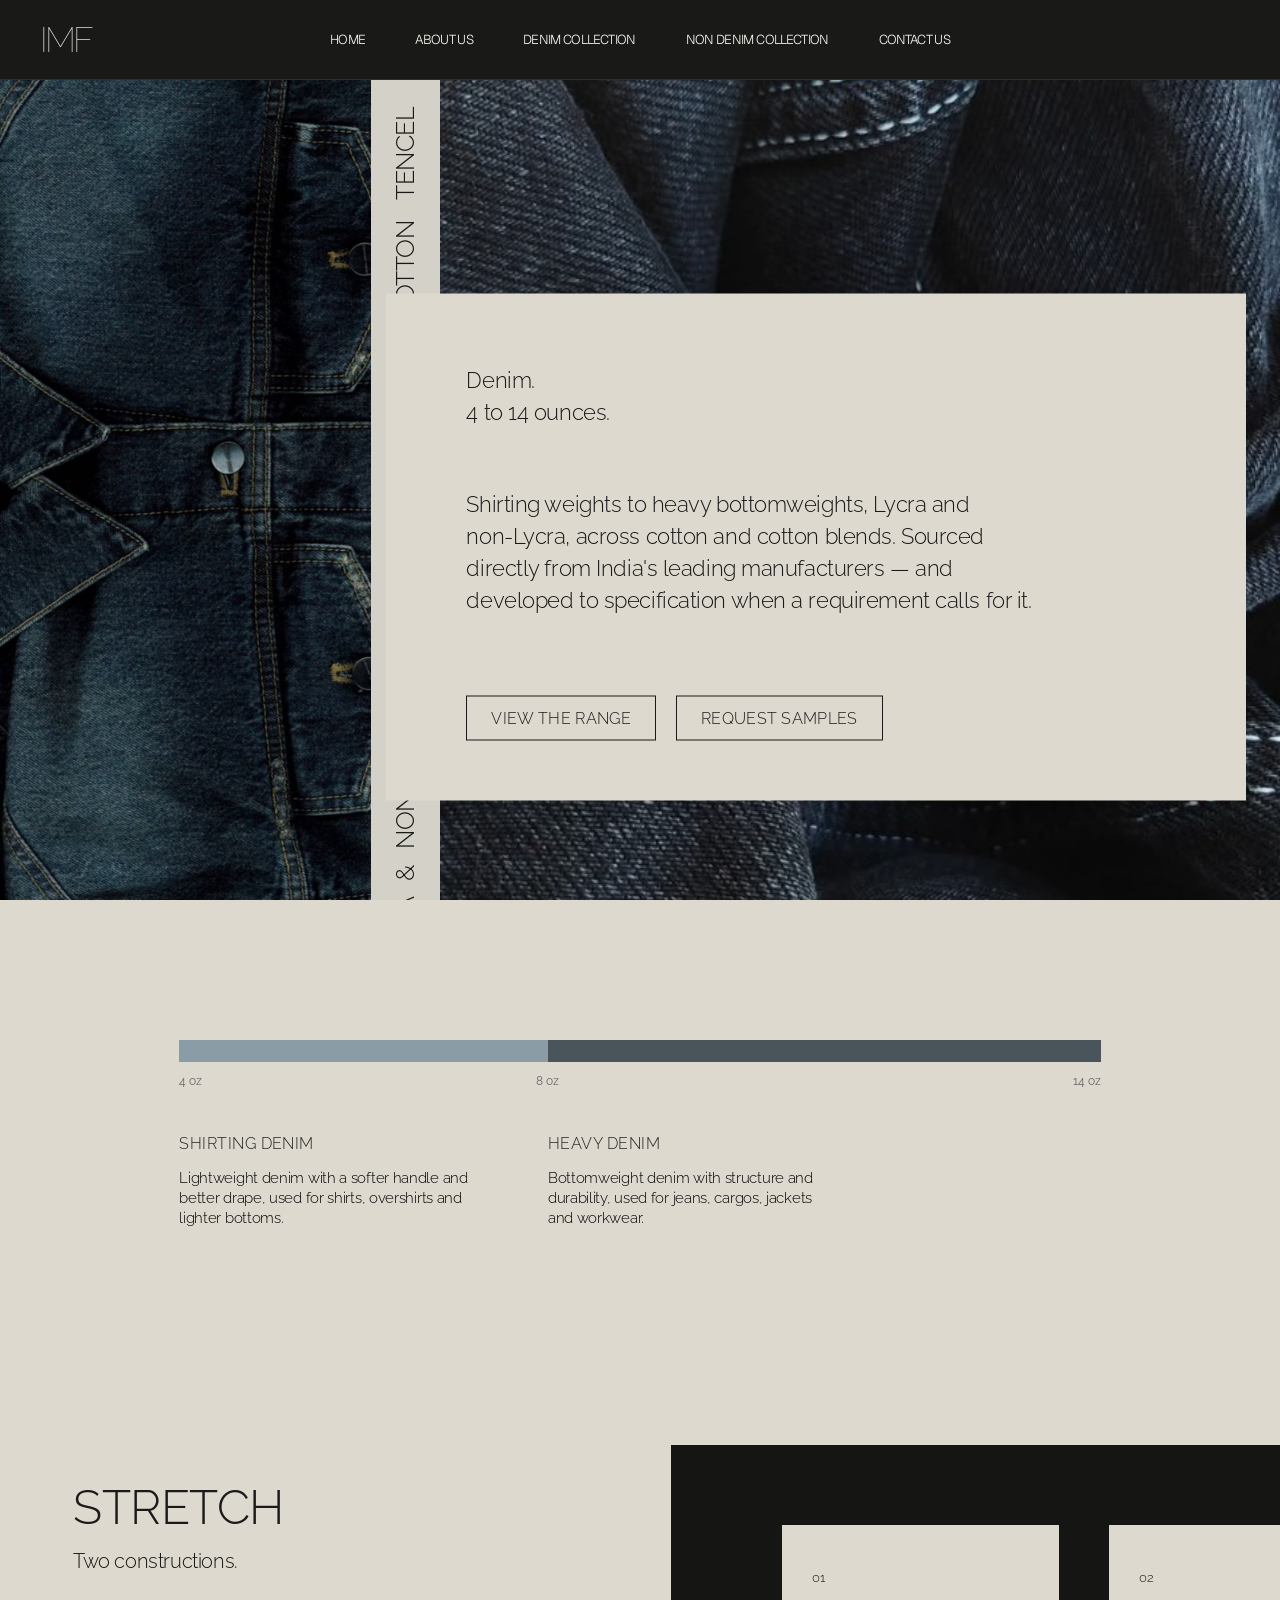
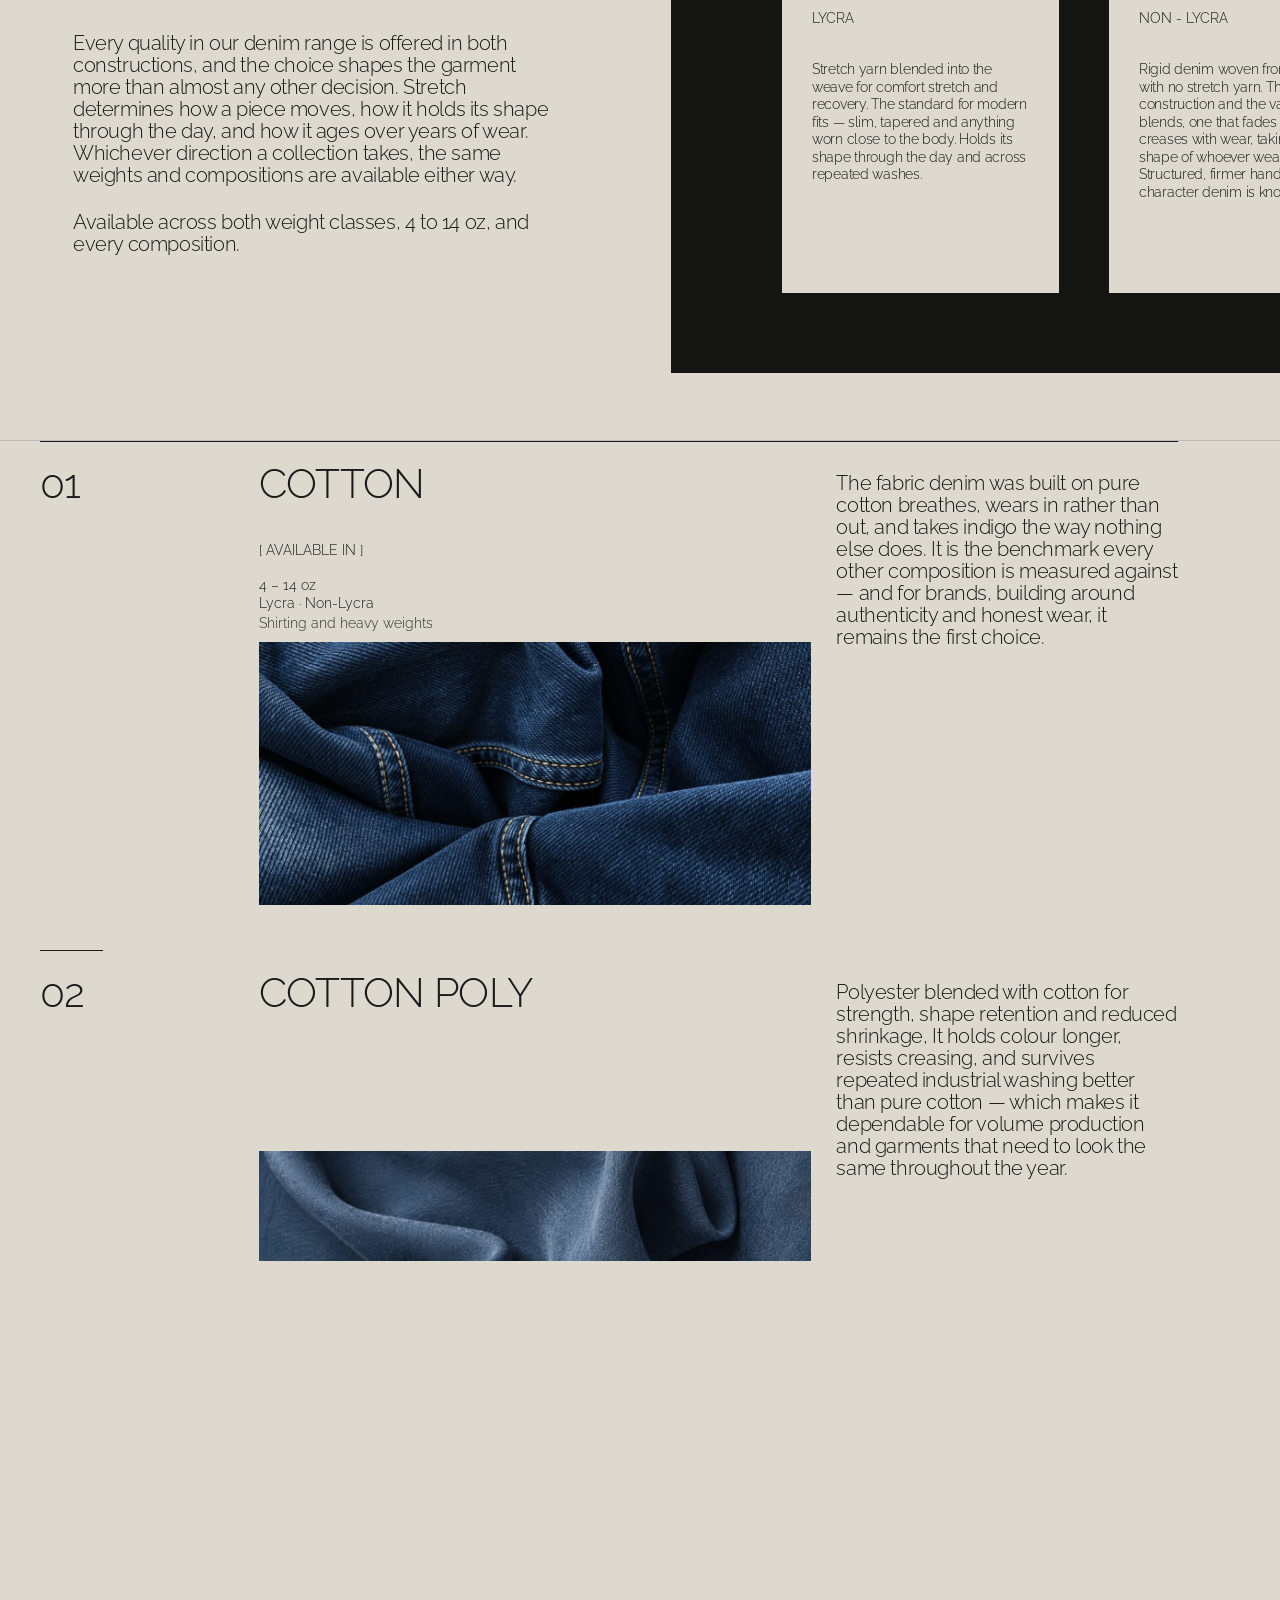
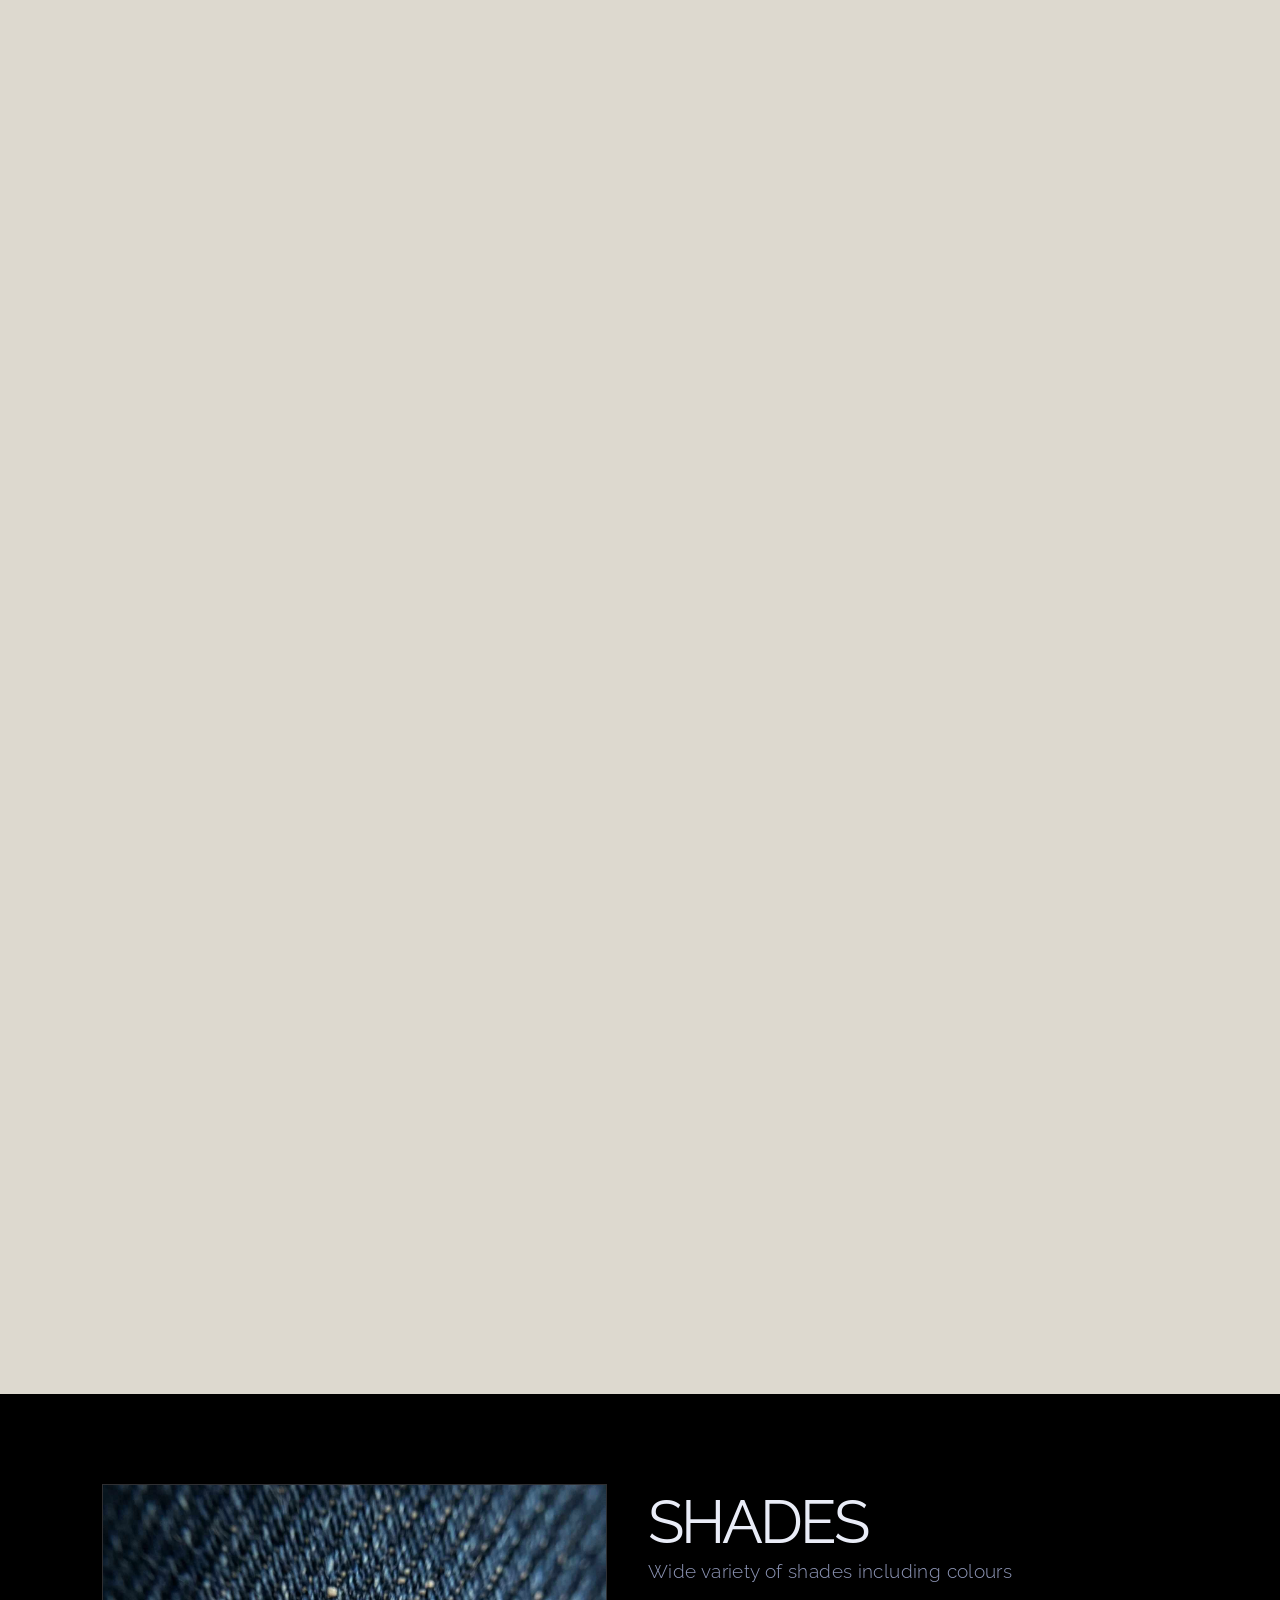
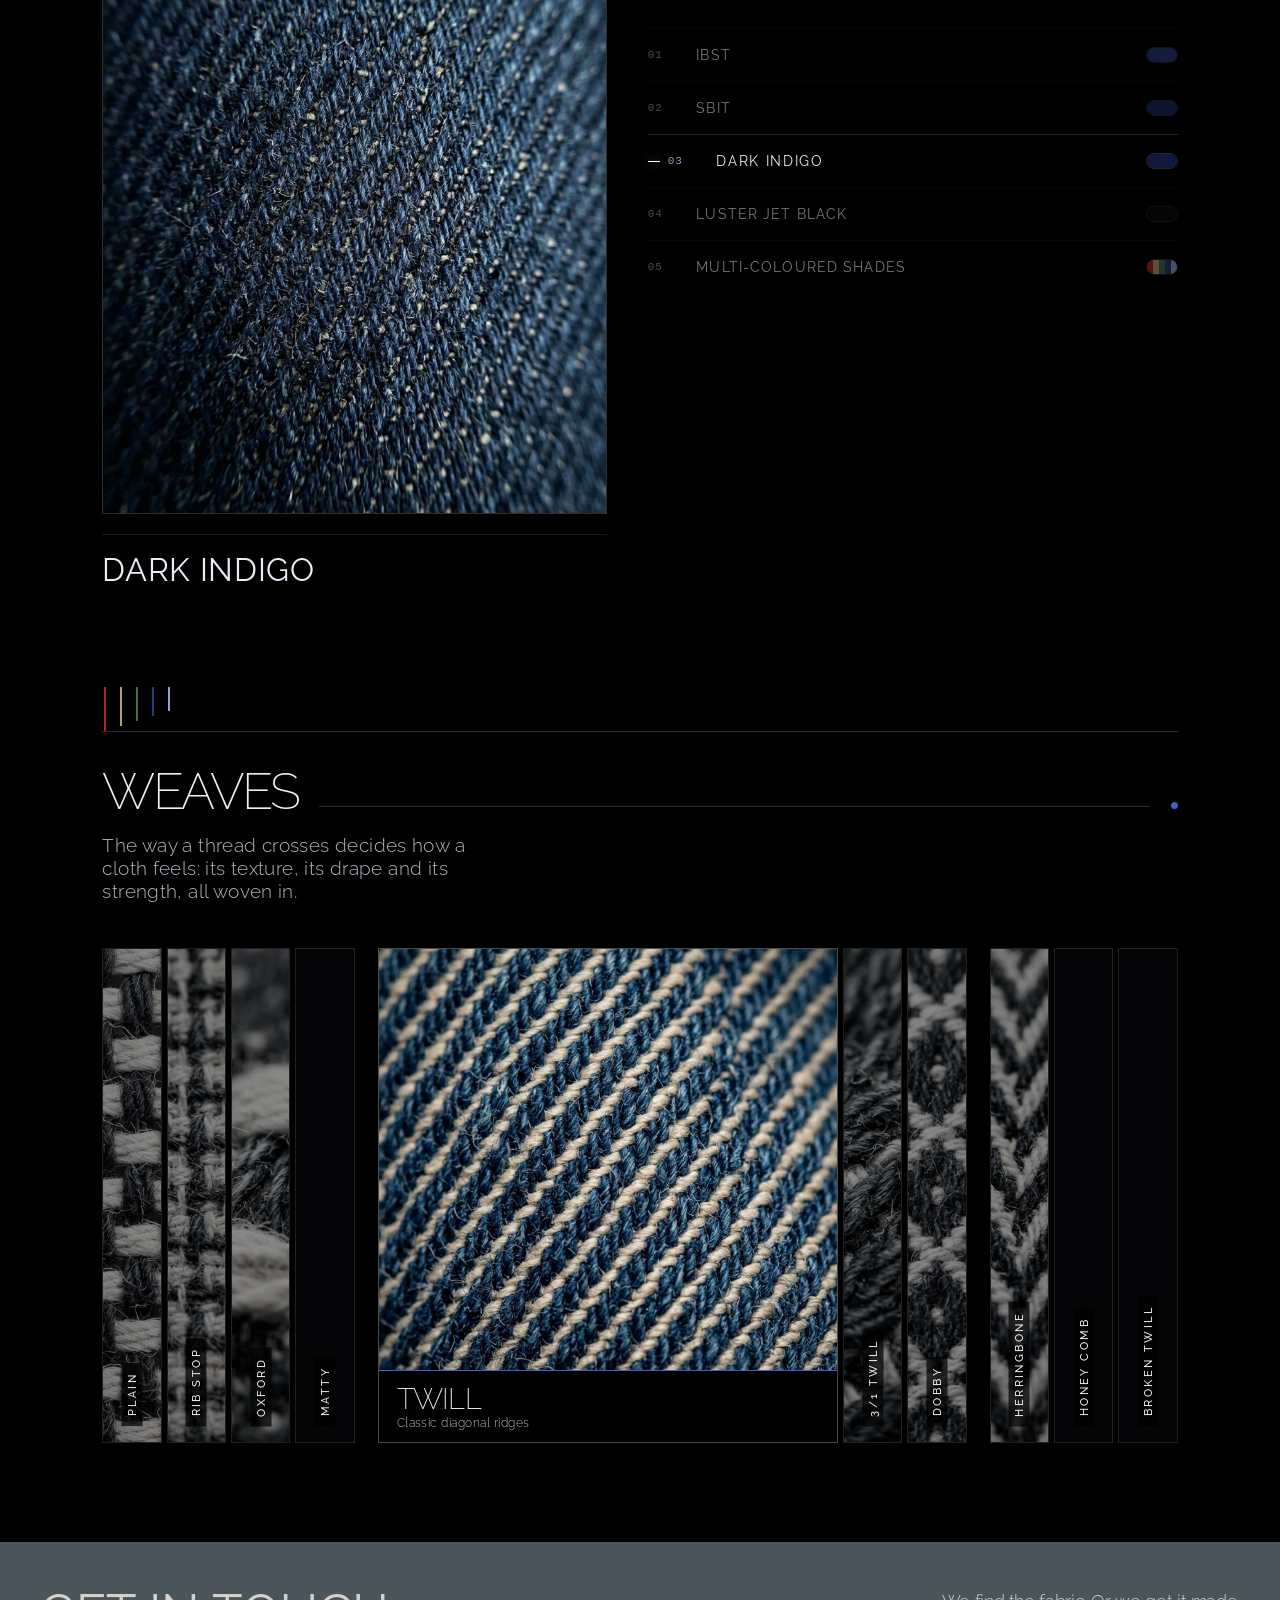
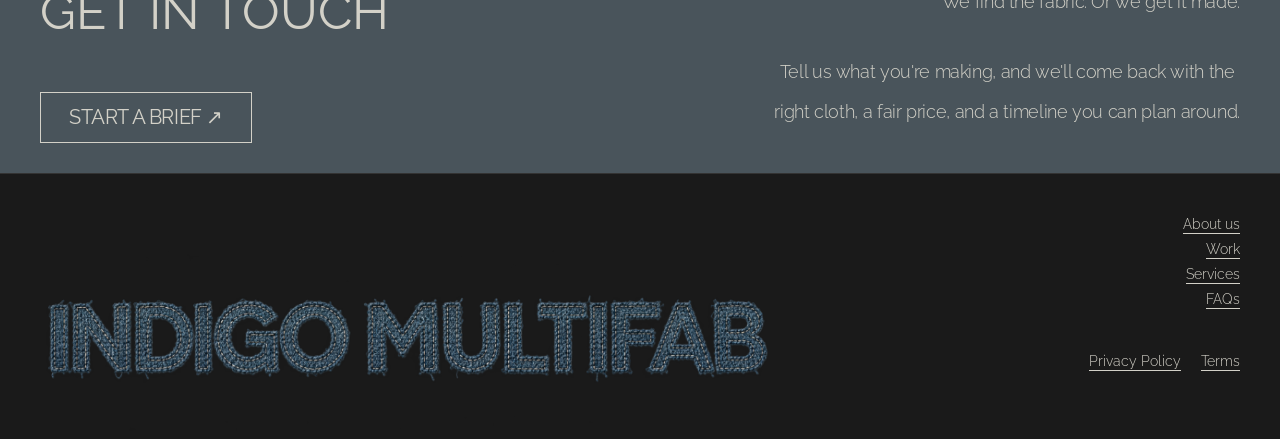
<file: denim.html>
<!DOCTYPE html>
<html lang="en">
<head>
  <meta charset="UTF-8">
  <meta name="viewport" content="width=device-width, initial-scale=1.0">
  <title>Denim Collection — Indigo Multifab</title>
  <link rel="preconnect" href="https://fonts.googleapis.com">
  <link rel="preconnect" href="https://fonts.gstatic.com" crossorigin>
  <link href="https://fonts.googleapis.com/css2?family=Geist:wght@100..900&display=swap" rel="stylesheet">
  <link href="https://fonts.googleapis.com/css2?family=Raleway:wght@200;300;400;500&display=swap" rel="stylesheet">
  <style>
    /* ===== RESET ===== */
    *, *::before, *::after {
      box-sizing: border-box;
      margin: 0;
      padding: 0;
    }
    html, body {
      width: 100%;
      overflow-x: clip;
    }
    body {
      font-family: 'Raleway', sans-serif;
      background-color: #191A17;
      color: #D3D1C8;
      -webkit-font-smoothing: antialiased;
      -moz-osx-font-smoothing: grayscale;
    }

    /* ===== HEADER ===== */
    .denim-header {
      display: grid;
      grid-template-columns: 1fr auto 1fr;
      align-items: center;
      height: 80px;
      padding: 0 40px;
      background-color: #191A17;
      position: fixed;
      top: 0;
      left: 0;
      right: 0;
      z-index: 100;
      border-bottom: 1px solid #2e2e2b;
    }
    .denim-logo {
      grid-column: 1;
      font-family: 'Raleway', sans-serif;
      font-weight: 100;
      font-size: 35px;
      line-height: 1;
      letter-spacing: -0.09em;
      color: #F5F4EE;
      text-decoration: none;
      display: inline-flex;
      align-items: center;
    }
    .denim-nav {
      grid-column: 2;
      display: flex;
      gap: 50px;
      justify-content: center;
      align-items: center;
      height: 100%;
    }
    .denim-nav a {
      color: #F5F4EE;
      text-decoration: none;
      font-family: 'Geist', sans-serif;
      font-weight: 300;
      font-size: 13px;
      letter-spacing: -0.05em;
      text-transform: uppercase;
      transition: color 0.3s ease;
    }
    .denim-nav a:hover { color: #e8e8e4; }
    .denim-nav a.active { color: #F5F4EE; }

    /* ===== SECTION LABEL SYSTEM ===== */
    .dc-label {
      font-family: 'Geist', sans-serif;
      font-size: 11px;
      font-weight: 400;
      letter-spacing: 0.12em;
      text-transform: uppercase;
      color: rgba(211, 209, 200, 0.5);
      display: block;
      margin-bottom: 28px;
    }

    /* ===== SECTION 01 — HERO (REDESIGN) ===== */
    .dc-hero {
      margin-top: 80px;
      height: calc(100vh - 80px);
      min-height: 600px;
      width: 100%;
      position: relative;
      display: flex;
      overflow: hidden;
      background-color: #0f1014;
    }
    .dc-hero-jacket {
      width: 29%;
      height: 100%;
      position: relative;
      flex-shrink: 0;
    }
    .dc-hero-jacket img {
      width: 100%;
      height: 100%;
      object-fit: cover;
      object-position: right center;
      display: block;
    }
    .dc-hero-strip {
      width: 69px;
      height: 100%;
      background-color: #D3D1C8;
      flex-shrink: 0;
      position: relative;
      z-index: 3;
      overflow: hidden;
    }
    .dc-hero-strip-track {
      position: absolute;
      top: 0;
      left: 0;
      width: 100%;
      display: flex;
      flex-direction: column;
      animation: dc-marquee-up 34s linear infinite;
    }
    .dc-hero-strip-half {
      display: flex;
      flex-direction: column;
    }
    .dc-hero-strip-text {
      writing-mode: vertical-rl;
      transform: rotate(180deg);
      font-family: 'Raleway', sans-serif;
      font-weight: 300;
      font-size: 25px;
      line-height: 35px;
      letter-spacing: -0.02em;
      color: #191A17;
      white-space: nowrap;
      text-transform: uppercase;
      padding-top: 40px;
      display: flex;
      align-items: center;
      justify-content: center;
      width: 100%;
    }
    @keyframes dc-marquee-up {
      0% { transform: translateY(0); }
      100% { transform: translateY(-50%); }
    }
    .dc-hero-bg-container {
      flex-grow: 1;
      position: relative;
      height: 100%;
    }
    .dc-hero-bg-container img {
      width: 100%;
      height: 100%;
      object-fit: cover;
      object-position: center;
      display: block;
    }
    .dc-hero-card {
      position: absolute;
      top: 57%;
      right: 4%;
      transform: translateY(-50%);
      width: 860px;
      height: 507px;
      background-color: #DDD9CF;
      padding: 70px 80px;
      z-index: 4;
      display: flex;
      flex-direction: column;
      box-sizing: border-box;
    }
    .dc-hero-card-intro {
      font-family: 'Raleway', sans-serif;
      font-weight: 300;
      font-size: 22px;
      line-height: 32px;
      letter-spacing: -0.02em;
      color: #1a1a1a;
      margin-bottom: 60px;
    }
    .dc-hero-card-desc {
      font-family: 'Raleway', sans-serif;
      font-weight: 300;
      font-size: 22px;
      line-height: 32px;
      letter-spacing: -0.02em;
      color: #1a1a1a;
      margin-bottom: 80px;
      max-width: 100%;
    }
    .dc-hero-card-links {
      display: flex;
      gap: 20px;
    }
    .dc-hero-card-links a {
      font-family: 'Raleway', sans-serif;
      font-weight: 300;
      font-size: 16px;
      color: #1a1a1a;
      text-decoration: none;
      letter-spacing: 0.02em;
      text-transform: uppercase;
      border: 1px solid #1a1a1a;
      padding: 12px 24px;
    }
    @media (max-width: 900px) {
      .dc-hero {
        flex-direction: column;
        height: auto;
      }
      .dc-hero-jacket {
        width: 100%;
        height: 40vh;
      }
      .dc-hero-strip {
        width: 100%;
        height: 30px;
      }
      .dc-hero-strip-text {
        writing-mode: horizontal-tb;
        transform: none;
      }
      .dc-hero-bg-container {
        height: 60vh;
      }
      .dc-hero-card {
        top: 10%;
        left: 5%;
        width: 90%;
        padding: 30px 20px;
      }
    }
    /* ===== MARQUEE — DENIM CONSTRUCTIONS ===== */
    .dc-marquee-container {
      overflow: hidden;
      white-space: nowrap;
      background-color: #191A17;
      padding: 22px 0;
      border-top: 1px solid #2e2e2b;
      border-bottom: 1px solid #2e2e2b;
    }
    .dc-marquee-track {
      display: inline-flex;
      animation: dc-marquee 45s linear infinite;
    }
    .dc-marquee-text {
      display: inline-block;
      font-family: 'Raleway', sans-serif;
      font-size: 24px;
      font-weight: 300;
      letter-spacing: -0.02em;
      color: rgba(211,209,200,0.35);
      padding-right: 40px;
    }
    @keyframes dc-marquee {
      0%   { transform: translateX(0); }
      100% { transform: translateX(-50%); }
    }

    /* ===== SECTION 02 — DENIM PHILOSOPHY ===== */
    .dc-philosophy {
      display: grid;
      grid-template-columns: 1fr 1fr;
      min-height: 600px;
      border-bottom: 1px solid #2e2e2b;
    }
    .dc-philosophy-text {
      padding: 100px 70px;
      display: flex;
      flex-direction: column;
      justify-content: center;
      border-right: 1px solid #2e2e2b;
    }
    .dc-philosophy-num {
      font-family: 'Geist', sans-serif;
      font-size: 11px;
      font-weight: 300;
      letter-spacing: 0.1em;
      color: rgba(211,209,200,0.35);
      margin-bottom: 50px;
    }
    .dc-philosophy-heading {
      font-family: 'Raleway', sans-serif;
      font-weight: 300;
      font-size: clamp(36px, 4.5vw, 58px);
      line-height: 1.0;
      letter-spacing: -0.04em;
      color: #F5F4EE;
      margin-bottom: 36px;
    }
    .dc-philosophy-body {
      font-family: 'Raleway', sans-serif;
      font-weight: 300;
      font-size: 17px;
      line-height: 1.7;
      letter-spacing: -0.01em;
      color: rgba(211,209,200,0.7);
      max-width: 400px;
    }
    .dc-philosophy-attrs {
      margin-top: 50px;
      display: flex;
      flex-wrap: wrap;
      gap: 10px 0;
    }
    .dc-philosophy-attr {
      font-family: 'Geist', sans-serif;
      font-size: 11px;
      font-weight: 300;
      letter-spacing: 0.1em;
      text-transform: uppercase;
      color: rgba(211,209,200,0.45);
      width: 50%;
      padding: 12px 0;
      border-top: 1px solid #2e2e2b;
    }
    .dc-philosophy-img {
      position: relative;
      overflow: hidden;
    }
    .dc-philosophy-img img {
      width: 100%;
      height: 100%;
      object-fit: cover;
      display: block;
      transition: transform 0.8s ease;
    }
    .dc-philosophy-img:hover img {
      transform: scale(1.04);
    }

    /* ===== SECTION 03 — THE WEAVE ===== */
    .dc-weave {
      padding: 120px 60px;
      border-bottom: 1px solid #2e2e2b;
    }
    .dc-weave-header {
      display: flex;
      align-items: flex-end;
      justify-content: space-between;
      margin-bottom: 70px;
      padding-bottom: 40px;
      border-bottom: 1px solid #2e2e2b;
    }
    .dc-weave-heading {
      font-family: 'Raleway', sans-serif;
      font-weight: 300;
      font-size: clamp(36px, 5vw, 68px);
      line-height: 0.95;
      letter-spacing: -0.04em;
      color: #F5F4EE;
    }
    .dc-weave-desc {
      font-family: 'Raleway', sans-serif;
      font-weight: 300;
      font-size: 16px;
      line-height: 1.65;
      letter-spacing: -0.01em;
      color: rgba(211,209,200,0.6);
      max-width: 340px;
      text-align: right;
    }
    .dc-weave-grid {
      display: grid;
      grid-template-columns: 2fr 1fr 1fr;
      gap: 2px;
      height: 520px;
    }
    .dc-weave-img {
      overflow: hidden;
      position: relative;
    }
    .dc-weave-img img {
      width: 100%;
      height: 100%;
      object-fit: cover;
      display: block;
      transition: transform 0.9s ease;
    }
    .dc-weave-img:hover img { transform: scale(1.05); }

/* ===== BEYOND THE BLUE ===== */
    .dc-beyond {
      padding: 90px 20px 80px;
      text-align: center;
    }
    .dc-beyond-heading {
      font-family: 'Raleway', sans-serif;
      font-weight: 400;
      font-style: normal;
      font-size: 50px;
      line-height: 40px;
      letter-spacing: 0;
      vertical-align: middle;
      color: #F5F4EE;
      margin: 0;
    }

    

    /* ===== SECTION 02 — WEIGHT RANGE ===== */
    .dc-weight-range {
      background-color: #DDD9CF;
      width: 100%;
      padding: 140px 0 160px;
      display: flex;
      justify-content: center;
    }
    .dc-weight-container {
      width: 72%;
      max-width: 1100px;
      margin: 0 auto;
    }
    .dc-weight-bar {
      display: flex;
      width: 100%;
      height: 22px;
      margin-bottom: 12px;
    }
    .dc-weight-bar-left {
      width: 40%;
      background-color: #8A9CA5;
      height: 100%;
    }
    .dc-weight-bar-right {
      width: 60%;
      background-color: #49545B;
      height: 100%;
    }
    .dc-weight-markers {
      display: flex;
      position: relative;
      width: 100%;
      height: 20px;
      font-family: 'Raleway', sans-serif;
      font-size: 12px;
      font-weight: 400;
      color: #666;
    }
    .marker-4 {
      position: absolute;
      left: 0;
    }
    .marker-8 {
      position: absolute;
      left: 40%;
      transform: translateX(-50%);
    }
    .marker-14 {
      position: absolute;
      right: 0;
    }
    .dc-weight-columns {
      display: flex;
      width: 100%;
      margin-top: 40px;
    }
    .dc-weight-col-left {
      width: 40%;
    }
    .dc-weight-col-right {
      width: 60%;
    }
    .dc-weight-col-content {
      max-width: 290px;
    }
    .dc-weight-heading {
      font-family: 'Raleway', sans-serif;
      font-weight: 300;
      font-size: 16px;
      letter-spacing: 0.03em;
      color: #222;
      margin-bottom: 15px;
      margin-top: 0;
    }
    .dc-weight-desc {
      font-family: 'Raleway', sans-serif;
      font-weight: 300;
      font-size: 15px;
      line-height: 20px;
      letter-spacing: -0.02em;
      color: #000000;
      margin: 0;
    }
    @media (max-width: 900px) {
      .dc-weight-range { padding: 80px 0; }
      .dc-weight-container { width: 85%; }
      .dc-weight-columns { flex-direction: column; gap: 40px; }
      .dc-weight-col-left, .dc-weight-col-right { width: 100%; }
      .dc-weight-col-content { max-width: 100%; }
    }

    /* ===== SECTION 03 — STRETCH ===== */
    .dc-stretch-section {
      background-color: #DDD9CF;
      width: 100%;
      padding: 0 0 160px;
      display: flex;
      justify-content: center;
    }
    .dc-stretch-container {
      width: 100%;
      max-width: 1440px;
      margin: 0 auto;
      position: relative;
      display: block;
      padding-top: 91px;
    }
    .dc-stretch-left {
      padding-left: 73px;
      margin-top: 0;
      flex-shrink: 0;
    }
    .dc-stretch-heading {
      font-family: 'Raleway', sans-serif;
      font-weight: 300;
      font-size: 48px;
      color: #1a1a1a;
      margin: 0 0 15px;
      letter-spacing: -0.01em;
    }
    .dc-stretch-subheading {
      font-family: 'Raleway', sans-serif;
      font-weight: 300;
      font-size: 20px;
      line-height: 1.1;
      letter-spacing: -0.02em;
      color: #161713;
      margin: 0 0 60px;
    }
    .dc-stretch-body {
      font-family: 'Raleway', sans-serif;
      font-weight: 300;
      font-size: 20px;
      line-height: 1.1;
      letter-spacing: -0.02em;
      color: #161713;
      max-width: 480px;
      margin: 0 0 25px;
    }
    
    .dc-stretch-right {
      position: absolute;
      left: 671px;
      top: 57px;
      display: flex;
    }
    .dc-stretch-panel {
      background-color: #151614;
      width: 841px;
      height: 528px;
      padding: 0 111px;
      display: flex;
      gap: 50px;
      justify-content: flex-start;
      align-items: center;
      margin-top: 0;
      box-sizing: border-box;
    }
    .dc-stretch-card {
      background-color: #DDD9CF;
      width: 277px;
      height: 368px;
      padding: 45px 30px;
      display: flex;
      flex-direction: column;
      box-sizing: border-box;
      flex-shrink: 0;
    }
    .dc-card-number {
      font-family: 'Raleway', sans-serif;
      font-weight: 300;
      font-size: 13px;
      color: #161713;
      margin-bottom: 25px;
    }
    .dc-card-title {
      font-family: 'Raleway', sans-serif;
      font-weight: 300;
      font-size: 14px;
      color: #161713;
      margin: 0 0 35px;
      letter-spacing: 0em;
    }
    .dc-card-desc {
      font-family: 'Raleway', sans-serif;
      font-weight: 300;
      font-size: 14px;
      line-height: 1.25;
      color: #161713;
      margin: 0;
      letter-spacing: -0.02em;
    }
    
    @media (max-width: 900px) {
      .dc-stretch-section { padding: 0 0 80px; }
      .dc-stretch-container { flex-direction: column; width: 85%; margin: 0 auto; padding-top: 0; justify-content: flex-start; }
      .dc-stretch-left { width: 100%; margin-top: 0; margin-bottom: 40px; padding-left: 0; }
      .dc-stretch-right { width: 100%; }
      .dc-stretch-panel { flex-direction: column; height: auto; padding: 40px 30px; gap: 30px; }
      .dc-stretch-card { width: 100%; height: auto; min-height: auto; }
    }


    

    
    /* ===== SECTION 04 - COMPOSITIONS ===== */
    .comp{ --fs:clamp(28px,3.2vw,64px); --pad-x:clamp(24px,8vw,150px); position:relative; background-color: #DDD9CF; }


    .comp-track{ position:relative; background-color: #DDD9CF; border-top:1px solid rgba(15,26,58,.15); }
    .comp-stage{
      position:sticky; top:var(--nav-h,80px);
      height:calc(100dvh - var(--nav-h,80px));
      overflow:hidden; padding:0 var(--pad-x) 0 40px;
    }
    .comp-list{ position:relative; height:100%; }

    .crow{
      position:absolute; left:0; right:0; top:0;
      will-change:transform, clip-path; backface-visibility:hidden;
    }
    .crow::after{
      content:""; position:absolute; left:0; right:0; top:0; height:1px;
      background:currentColor; opacity:.16;
    }
    .crow-line{
      position:absolute; left:0; right:0; top:0; height:1px; z-index:2;
      background:#1a1a1a; transform-origin:0 50%; transform:scaleX(0);
      will-change:transform; opacity:1;
    }

    .crow-in{
      display:grid; grid-template-columns:17% minmax(0,1fr) minmax(0,30%);
      column-gap:2vw;
      padding:calc(var(--fs)*.55) 0 calc(var(--fs)*1.1);
      will-change: transform;
    }
    .crow-num,.crow-name{
      margin:0; font-family:'Raleway',sans-serif; font-size:var(--fs); font-weight:300; line-height:1;
      letter-spacing:-.02em; white-space:nowrap; color:#1a1a1a;
    }
    .crow-num { grid-column:1; grid-row:1; }
    .crow-name{ grid-column:2; grid-row:1; text-transform:uppercase; }
    .crow-desc{
      grid-column:3; grid-row:1 / span 3; align-self:start;
      margin:0; padding-top:0.4em; 
      font-family:'Raleway',sans-serif; font-weight:300; font-size:20px; line-height:1.1; letter-spacing:-0.02em; color:#161713; opacity:1; max-width:480px;
    }
    .crow-det{
      grid-column:2; grid-row:2; margin-top:calc(var(--fs)*.9);
      will-change:clip-path;
    }
    .crow-det > *{ margin:0; font-family:'Raleway',sans-serif; font-size:14px; font-weight:300; color:#1a1a1a; opacity:0.75; line-height:1.3; will-change:opacity, transform; }
    .crow-det p.lbl.mono {
      font:300 14px/1.3 'Raleway',sans-serif;
      letter-spacing:0;
      margin-bottom: 16px;
    }
    .blend-photo {
      grid-column: 2;
      grid-row: 3;
      width: 100%;
      height: auto;
      max-height: clamp(200px, 38vh, 450px);
      aspect-ratio: 2.1 / 1;
      overflow: hidden;
      position: relative;
      display: block;
      margin-top: 12px;
      align-self: start;
      will-change: transform;
    }
    .blend-photo img {
      position: absolute;
      inset: 0;
      width: 100%;
      height: 100%;
      max-width: none;
      object-fit: cover;
      object-position: center;
    }
    .cta{
      display:inline-block; margin-top:20px; margin-bottom:5px; color:#1a1a1a; text-decoration:none;
      border: 1px solid #1a1a1a; padding: 14px 28px; background: transparent;
      font-family: 'Raleway', sans-serif;
      font-size: 13px;
      font-weight: 400;
      letter-spacing: 0.04em;
      text-transform: uppercase;
      transition: opacity .3s ease;
    }
    .cta.mono {
      font-family: 'Raleway', sans-serif;
      font-size: 13px;
      font-weight: 400;
      line-height: 1.4;
      letter-spacing: 0.04em;
      text-transform: uppercase;
    }
    .cta:hover,.cta:focus-visible{ opacity: 0.7; }


    @media (max-width:700px){
      .crow-in{ grid-template-columns:auto minmax(0,1fr); column-gap:5vw; }
      .crow-desc{ grid-column:2; grid-row:2; margin-top:12px; }
      .crow-det { grid-row:3; margin-top:16px; }
    }

    @media (prefers-reduced-motion:reduce){
      .comp-track{ height:auto !important; }
      .comp-stage{ position:static; height:auto; overflow:visible; }
      .comp-list{ height:auto; }
      .crow{ position:relative; height:auto !important; clip-path:none !important; transform:none !important; }
      .crow-line{ transform:scaleX(1) !important; }
      .crow-det{ clip-path:none !important; visibility:visible !important; }
      .crow-det > *{ opacity:1 !important; transform:none !important; }
    }

</style>
</head>
<body>
  <!-- ===== HEADER ===== -->
  <header class="denim-header">
    <a href="index.html" class="denim-logo">IMF</a>
    <nav class="denim-nav">
      <a href="index.html">HOME</a>
      <a href="about.html">ABOUT US</a>
      <a href="denim.html" class="active" target="_blank" rel="noopener noreferrer">DENIM COLLECTION</a>
      <a href="non-denim.html" target="_blank" rel="noopener noreferrer">NON DENIM COLLECTION</a>
      <a href="contact.html">CONTACT US</a>
    </nav>
  </header>
  <!-- ===== 01 — HERO (REDESIGN) ===== -->
  <section class="dc-hero">
    <div class="dc-hero-jacket">
      <img src="denim_jacket.jpg" alt="Denim Jacket">
    </div>
    <div class="dc-hero-strip">
      <div class="dc-hero-strip-track">
        <div class="dc-hero-strip-half">
          <div class="dc-hero-strip-text">4 - 14 OZ &nbsp;&nbsp;&middot;&nbsp;&nbsp; LYCRA &nbsp;&nbsp;&amp;&nbsp;&nbsp; NON-LYCRA &nbsp;&nbsp;&middot;&nbsp;&nbsp; COTTON &nbsp;&nbsp;&middot;&nbsp;&nbsp; COTTON &nbsp;&nbsp; POLY &nbsp;&nbsp;&middot;&nbsp;&nbsp; COTTON &nbsp;&nbsp; TENCEL &nbsp;&nbsp;&nbsp;&nbsp; 4 - 14 OZ &nbsp;&nbsp;&middot;&nbsp;&nbsp; LYCRA &nbsp;&nbsp;&amp;&nbsp;&nbsp; NON-LYCRA &nbsp;&nbsp;&middot;&nbsp;&nbsp; COTTON &nbsp;&nbsp;&middot;&nbsp;&nbsp; COTTON &nbsp;&nbsp; POLY &nbsp;&nbsp;&middot;&nbsp;&nbsp; COTTON &nbsp;&nbsp; TENCEL &nbsp;&nbsp;&nbsp;&nbsp; 4 - 14 OZ &nbsp;&nbsp;&middot;&nbsp;&nbsp; LYCRA &nbsp;&nbsp;&amp;&nbsp;&nbsp; NON-LYCRA &nbsp;&nbsp;&middot;&nbsp;&nbsp; COTTON &nbsp;&nbsp;&middot;&nbsp;&nbsp; COTTON &nbsp;&nbsp; POLY &nbsp;&nbsp;&middot;&nbsp;&nbsp; COTTON &nbsp;&nbsp; TENCEL &nbsp;&nbsp;&nbsp;&nbsp; </div>
          <div class="dc-hero-strip-text">4 - 14 OZ &nbsp;&nbsp;&middot;&nbsp;&nbsp; LYCRA &nbsp;&nbsp;&amp;&nbsp;&nbsp; NON-LYCRA &nbsp;&nbsp;&middot;&nbsp;&nbsp; COTTON &nbsp;&nbsp;&middot;&nbsp;&nbsp; COTTON &nbsp;&nbsp; POLY &nbsp;&nbsp;&middot;&nbsp;&nbsp; COTTON &nbsp;&nbsp; TENCEL &nbsp;&nbsp;&nbsp;&nbsp; 4 - 14 OZ &nbsp;&nbsp;&middot;&nbsp;&nbsp; LYCRA &nbsp;&nbsp;&amp;&nbsp;&nbsp; NON-LYCRA &nbsp;&nbsp;&middot;&nbsp;&nbsp; COTTON &nbsp;&nbsp;&middot;&nbsp;&nbsp; COTTON &nbsp;&nbsp; POLY &nbsp;&nbsp;&middot;&nbsp;&nbsp; COTTON &nbsp;&nbsp; TENCEL &nbsp;&nbsp;&nbsp;&nbsp; 4 - 14 OZ &nbsp;&nbsp;&middot;&nbsp;&nbsp; LYCRA &nbsp;&nbsp;&amp;&nbsp;&nbsp; NON-LYCRA &nbsp;&nbsp;&middot;&nbsp;&nbsp; COTTON &nbsp;&nbsp;&middot;&nbsp;&nbsp; COTTON &nbsp;&nbsp; POLY &nbsp;&nbsp;&middot;&nbsp;&nbsp; COTTON &nbsp;&nbsp; TENCEL &nbsp;&nbsp;&nbsp;&nbsp; </div>
        </div>
        <div class="dc-hero-strip-half">
          <div class="dc-hero-strip-text">4 - 14 OZ &nbsp;&nbsp;&middot;&nbsp;&nbsp; LYCRA &nbsp;&nbsp;&amp;&nbsp;&nbsp; NON-LYCRA &nbsp;&nbsp;&middot;&nbsp;&nbsp; COTTON &nbsp;&nbsp;&middot;&nbsp;&nbsp; COTTON &nbsp;&nbsp; POLY &nbsp;&nbsp;&middot;&nbsp;&nbsp; COTTON &nbsp;&nbsp; TENCEL &nbsp;&nbsp;&nbsp;&nbsp; 4 - 14 OZ &nbsp;&nbsp;&middot;&nbsp;&nbsp; LYCRA &nbsp;&nbsp;&amp;&nbsp;&nbsp; NON-LYCRA &nbsp;&nbsp;&middot;&nbsp;&nbsp; COTTON &nbsp;&nbsp;&middot;&nbsp;&nbsp; COTTON &nbsp;&nbsp; POLY &nbsp;&nbsp;&middot;&nbsp;&nbsp; COTTON &nbsp;&nbsp; TENCEL &nbsp;&nbsp;&nbsp;&nbsp; 4 - 14 OZ &nbsp;&nbsp;&middot;&nbsp;&nbsp; LYCRA &nbsp;&nbsp;&amp;&nbsp;&nbsp; NON-LYCRA &nbsp;&nbsp;&middot;&nbsp;&nbsp; COTTON &nbsp;&nbsp;&middot;&nbsp;&nbsp; COTTON &nbsp;&nbsp; POLY &nbsp;&nbsp;&middot;&nbsp;&nbsp; COTTON &nbsp;&nbsp; TENCEL &nbsp;&nbsp;&nbsp;&nbsp; </div>
          <div class="dc-hero-strip-text">4 - 14 OZ &nbsp;&nbsp;&middot;&nbsp;&nbsp; LYCRA &nbsp;&nbsp;&amp;&nbsp;&nbsp; NON-LYCRA &nbsp;&nbsp;&middot;&nbsp;&nbsp; COTTON &nbsp;&nbsp;&middot;&nbsp;&nbsp; COTTON &nbsp;&nbsp; POLY &nbsp;&nbsp;&middot;&nbsp;&nbsp; COTTON &nbsp;&nbsp; TENCEL &nbsp;&nbsp;&nbsp;&nbsp; 4 - 14 OZ &nbsp;&nbsp;&middot;&nbsp;&nbsp; LYCRA &nbsp;&nbsp;&amp;&nbsp;&nbsp; NON-LYCRA &nbsp;&nbsp;&middot;&nbsp;&nbsp; COTTON &nbsp;&nbsp;&middot;&nbsp;&nbsp; COTTON &nbsp;&nbsp; POLY &nbsp;&nbsp;&middot;&nbsp;&nbsp; COTTON &nbsp;&nbsp; TENCEL &nbsp;&nbsp;&nbsp;&nbsp; 4 - 14 OZ &nbsp;&nbsp;&middot;&nbsp;&nbsp; LYCRA &nbsp;&nbsp;&amp;&nbsp;&nbsp; NON-LYCRA &nbsp;&nbsp;&middot;&nbsp;&nbsp; COTTON &nbsp;&nbsp;&middot;&nbsp;&nbsp; COTTON &nbsp;&nbsp; POLY &nbsp;&nbsp;&middot;&nbsp;&nbsp; COTTON &nbsp;&nbsp; TENCEL &nbsp;&nbsp;&nbsp;&nbsp; </div>
        </div>
      </div>
    </div>
    <div class="dc-hero-bg-container">
      <img src="denim_bg.jpg" alt="Denim Fabric Texture">
      <div class="dc-hero-card">
        <div class="dc-hero-card-intro">
          Denim.<br>
          4 to 14 ounces.
        </div>
        <div class="dc-hero-card-desc">
          Shirting weights to heavy bottomweights, Lycra and<br>
          non-Lycra, across cotton and cotton blends. Sourced<br>
          directly from India's leading manufacturers &mdash; and<br>
          developed to specification when a requirement calls for it.
        </div>
        <div class="dc-hero-card-links">
          <a href="#">VIEW THE RANGE</a>
          <a href="#">REQUEST SAMPLES</a>
        </div>
      </div>
    </div>
  </section>

  <!-- ===== 02 — DENIM WEIGHT RANGE ===== -->
  <section class="dc-weight-range">
    <div class="dc-weight-container">
      
      <div class="dc-weight-bar">
        <div class="dc-weight-bar-left"></div>
        <div class="dc-weight-bar-right"></div>
      </div>
      
      <div class="dc-weight-markers">
        <span class="marker-4">4 oz</span>
        <span class="marker-8">8 oz</span>
        <span class="marker-14">14 oz</span>
      </div>
      
      <div class="dc-weight-columns">
        <div class="dc-weight-col-left">
          <div class="dc-weight-col-content">
            <h3 class="dc-weight-heading">SHIRTING DENIM</h3>
            <p class="dc-weight-desc">
              Lightweight denim with a softer handle and
              better drape, used for shirts, overshirts and
              lighter bottoms.
            </p>
          </div>
        </div>
        <div class="dc-weight-col-right">
          <div class="dc-weight-col-content">
            <h3 class="dc-weight-heading">HEAVY DENIM</h3>
            <p class="dc-weight-desc">
              Bottomweight denim with structure and
              durability, used for jeans, cargos, jackets and
              workwear.
            </p>
          </div>
        </div>
      </div>
      
    </div>
  </section>

  <!-- ===== 03 — STRETCH SECTION ===== -->
  <section class="dc-stretch-section">
    <div class="dc-stretch-container">
      
      <div class="dc-stretch-left">
        <h2 class="dc-stretch-heading">STRETCH</h2>
        <p class="dc-stretch-subheading">Two constructions.</p>
        
        <p class="dc-stretch-body">
          Every quality in our denim range is offered in both
          constructions, and the choice shapes the garment
          more than almost any other decision. Stretch
          determines how a piece moves, how it holds its shape
          through the day, and how it ages over years of wear.
          Whichever direction a collection takes, the same
          weights and compositions are available either way.
        </p>
        <p class="dc-stretch-body">
          Available across both weight classes, 4 to 14 oz, and
          every composition.
        </p>
      </div>

      <div class="dc-stretch-right">
        <div class="dc-stretch-panel">
          
          <div class="dc-stretch-card">
            <span class="dc-card-number">01</span>
            <h4 class="dc-card-title">LYCRA</h4>
            <p class="dc-card-desc">
              Stretch yarn blended into the
              weave for comfort stretch and
              recovery. The standard for
              modern fits &mdash; slim, tapered
              and anything worn close to
              the body. Holds its shape
              through the day and across
              repeated washes.
            </p>
          </div>
          
          <div class="dc-stretch-card">
            <span class="dc-card-number">02</span>
            <h4 class="dc-card-title">NON - LYCRA</h4>
            <p class="dc-card-desc">
              Rigid denim woven from
              cotton with no stretch yarn.
              The traditional construction and
              the various blends, one that
              fades and creases with wear,
              taking the shape of whoever
              wears it. Structured, firmer
              handle, and the character
              denim is known for.
            </p>
          </div>

        </div>
      </div>
      
    </div>
  </section>

  <!-- ===== 04 - COMPOSITIONS ===== -->
  <section id="comp" class="comp" aria-label="Compositions">

    <div class="comp-track">
      <div class="comp-stage">
        <div class="comp-list" id="comp-list"></div>
              </div>
    </div>
  </section>

  <!-- ===== 05 - SHADES ===== -->
  <section id="shades" class="shades" aria-label="Shades">

    <div class="shades-grid">
      <div class="shades-left">
        <div class="shades-frame">
          <img class="shades-img" src="images/shades/03-dark-indigo.jpg?v=2" width="1600" height="2000" alt="Dark indigo denim fabric">
        </div>
        <div class="shades-cap">
          <b class="shades-name">Dark indigo</b>
        </div>
      </div>

      <div class="shades-right">
        <h3 class="shades-h">SHADES</h3>
        <p class="shades-sub">Wide variety of shades including colours</p>
        <div class="shades-list" role="group" aria-label="Shades">
          <button type="button" class="shades-row" data-name="IBST" data-img="images/shades/01-ibst.jpg?v=2" aria-pressed="false"><span class="shades-mono">01</span><span class="shades-rname">IBST</span><span class="shades-chip"><i style="background:#26397b"></i></span></button>
          <button type="button" class="shades-row" data-name="SBIT" data-img="images/shades/02-sbit.jpg?v=2" aria-pressed="false"><span class="shades-mono">02</span><span class="shades-rname">SBIT</span><span class="shades-chip"><i style="background:#1b2b66"></i></span></button>
          <button type="button" class="shades-row is-on" data-name="Dark indigo" data-img="images/shades/03-dark-indigo.jpg?v=2" aria-pressed="true"><span class="shades-mono">03</span><span class="shades-rname">Dark indigo</span><span class="shades-chip"><i style="background:#10183f"></i></span></button>
          <button type="button" class="shades-row" data-name="Luster jet black" data-img="images/shades/04-luster-jet-black.jpg?v=2" aria-pressed="false"><span class="shades-mono">04</span><span class="shades-rname">Luster jet black</span><span class="shades-chip"><i style="background:#0b0b0e"></i></span></button>
          <button type="button" class="shades-row" data-name="Multi-coloured shades" data-img="images/shades/11-multi-coloured.jpg?v=2" aria-pressed="false"><span class="shades-mono">05</span><span class="shades-rname">Multi-coloured shades</span><span class="shades-chip"><i style="background:#a8281f"></i><i style="background:#b49e72"></i><i style="background:#4d6b47"></i><i style="background:#26397b"></i><i style="background:#93a4cf"></i></span></button>
        </div>
      </div>
    </div>
  </section>

  <!-- ===== 06 - WEAVES ===== -->
  <section id="weaves" class="weaves" aria-label="Weaves">
    <div class="weaves-threads" aria-hidden="true">
      <i style="--c:#a8281f;--h:44px"></i><i style="--c:#b49e72;--h:39px"></i><i style="--c:#4d6b47;--h:34px"></i><i style="--c:#26397b;--h:29px"></i><i style="--c:#93a4cf;--h:24px"></i>
    </div>
    <div class="weaves-rule"></div>
    <div class="weaves-head">
      <h3 class="weaves-h">WEAVES</h3>
      <hr class="weaves-line">
      <span class="weaves-dot" aria-hidden="true"></span>
    </div>
    <p class="weaves-sub">The way a thread crosses decides how a cloth feels: its texture, its drape and its strength, all woven in.</p>

    <div class="weaves-acc">
      <div class="weaves-pn" role="button" tabindex="0" data-k="0" data-name="Plain" aria-pressed="false"><img class="weaves-ph" src="images/weaves/01-plain.jpg" width="2000" height="1600" alt="Macro photograph of plain weave denim cloth" loading="lazy" decoding="async"><span class="weaves-vt">Plain</span><div class="weaves-ft"><div><b>Plain</b><span>Simple 1x1 interlacement</span></div></div></div>
      <div class="weaves-pn" role="button" tabindex="0" data-k="0" data-th="1" data-name="Rib stop" aria-pressed="false"><img class="weaves-ph" src="images/weaves/02-rib-stop.jpg" width="2000" height="1600" alt="Macro photograph of rib stop weave cloth" loading="lazy" decoding="async"><span class="weaves-vt">Rib stop</span><div class="weaves-ft"><div><b>Rib stop</b><span>Reinforced grid structure</span></div></div></div>
      <div class="weaves-pn" role="button" tabindex="0" data-k="1" data-name="Oxford" aria-pressed="false"><img class="weaves-ph" src="images/weaves/03-oxford.jpg" width="2000" height="1600" alt="Macro photograph of oxford weave cloth" loading="lazy" decoding="async"><span class="weaves-vt">Oxford</span><div class="weaves-ft"><div><b>Oxford</b><span>Paired warp and weft yarns</span></div></div></div>
      <div class="weaves-pn" role="button" tabindex="0" data-k="2" data-name="Matty" aria-pressed="false"><img class="weaves-ph" src="images/weaves/04-matty.jpg" width="2000" height="1600" alt="Macro photograph of matty basket weave cloth" loading="lazy" decoding="async"><span class="weaves-vt">Matty</span><div class="weaves-ft"><div><b>Matty</b><span>2x2 block basket weave</span></div></div></div>

      <div class="weaves-pn is-gap is-on" role="button" tabindex="0" data-k="3" data-name="Twill" aria-pressed="true"><img class="weaves-ph" src="images/weaves/05-twill.jpg" width="2000" height="1600" alt="Macro photograph of twill weave denim cloth" loading="lazy" decoding="async"><span class="weaves-vt">Twill</span><div class="weaves-ft"><div><b>Twill</b><span>Classic diagonal ridges</span></div></div></div>
      <div class="weaves-pn" role="button" tabindex="0" data-k="4" data-name="3/1 Twill" aria-pressed="false"><img class="weaves-ph" src="images/weaves/06-3-1-twill.jpg" width="2000" height="1600" alt="Macro photograph of 3/1 twill weave denim cloth" loading="lazy" decoding="async"><span class="weaves-vt">3/1 Twill</span><div class="weaves-ft"><div><b>3/1 Twill</b><span>Dense warp-faced diagonal</span></div></div></div>
      <div class="weaves-pn" role="button" tabindex="0" data-k="5" data-name="Dobby" aria-pressed="false"><img class="weaves-ph" src="images/weaves/07-dobby.jpg" width="2000" height="1600" alt="Macro photograph of dobby weave cloth" loading="lazy" decoding="async"><span class="weaves-vt">Dobby</span><div class="weaves-ft"><div><b>Dobby</b><span>Small repeating diamonds</span></div></div></div>

      <div class="weaves-pn is-gap" role="button" tabindex="0" data-k="6" data-name="Herringbone" aria-pressed="false"><img class="weaves-ph" src="images/weaves/08-herringbone.jpg" width="2000" height="1600" alt="Macro photograph of herringbone weave cloth" loading="lazy" decoding="async"><span class="weaves-vt">Herringbone</span><div class="weaves-ft"><div><b>Herringbone</b><span>V-shaped zigzag twill</span></div></div></div>
      <div class="weaves-pn" role="button" tabindex="0" data-k="7" data-name="Honey comb" aria-pressed="false"><img class="weaves-ph" src="images/weaves/09-honey-comb.jpg" width="2000" height="1600" alt="Macro photograph of honeycomb weave cloth" loading="lazy" decoding="async"><span class="weaves-vt">Honey comb</span><div class="weaves-ft"><div><b>Honey comb</b><span>3D waffle texture</span></div></div></div>
      <div class="weaves-pn" role="button" tabindex="0" data-k="8" data-name="Broken twill" aria-pressed="false"><img class="weaves-ph" src="images/weaves/10-broken-twill.jpg" width="2000" height="1600" alt="Macro photograph of broken twill weave cloth" loading="lazy" decoding="async"><span class="weaves-vt">Broken twill</span><div class="weaves-ft"><div><b>Broken twill</b><span>Staggered diagonal zigzag</span></div></div></div>
    </div>
  </section>


  <style>
  /* SHADES section (new) */
  .shades{
    --sh-bg:#000000; --sh-ink:#e9ecf7; --sh-mute:#8f97b8; --sh-line:rgba(233,236,247,.2);
    --sh-pad-x:clamp(24px,8vw,150px);
    background:var(--sh-bg); color:var(--sh-ink); font-family:inherit; font-weight:300;
    padding:clamp(64px,10vh,140px) var(--sh-pad-x) clamp(72px,11vh,150px);
    position:relative; z-index:10;
  }
  .shades-mono{ font-family:var(--font-mono, ui-monospace, "SF Mono", Menlo, Consolas, monospace);
    font-size:11px; letter-spacing:.08em; color:var(--sh-mute); font-weight:400; }
  .shades-top{ display:flex; justify-content:space-between; border-top:1px solid var(--sh-line);
    padding-top:12px; margin-bottom:clamp(28px,5vh,56px); }
  .shades-grid{ display:grid; grid-template-columns:minmax(0,1fr) minmax(0,1.05fr);
    gap:clamp(24px,3.2vw,60px); align-items:start; }
  .shades-frame{
    --zw:1000px; position:relative; aspect-ratio:4/5; overflow:hidden;
    width:min(100%, calc((100dvh - var(--nav-h,90px) - 150px) * .8));
    border:1px solid var(--sh-line);
  }
  .shades-img{ display:block; width:100%; height:100%; object-fit:cover; transition:opacity .25s; }
  .shades-loupe{
    position:absolute; right:16px; bottom:16px; width:clamp(104px,9vw,168px); aspect-ratio:1;
    border-radius:50%; overflow:hidden; background:rgba(13,16,32,.38);
    box-shadow:0 0 0 2px rgba(13,16,32,.55);
  }
  .shades-zoom{ position:absolute; inset:0; border-radius:50%; opacity:.82; transition:opacity .25s;
    background-repeat:no-repeat; background-position:50% 50%; background-size:var(--zw) auto; }
  .shades-loupe::after{ content:""; position:absolute; inset:0; border-radius:50%;
    background:rgba(255,255,255,.07); box-shadow:inset 0 0 0 1.5px rgba(233,236,247,.9); }
  .shades-frame.is-swap .shades-img,
  .shades-frame.is-swap .shades-zoom{ opacity:0; }
  .shades-cap{ display:flex; justify-content:space-between; align-items:baseline;
    width:min(100%, calc((100dvh - var(--nav-h,90px) - 150px) * .8));
    margin-top:20px; padding-top:16px; border-top:1px solid rgba(255,255,255,0.1); }
  .shades-name{ font-weight:400; font-size:clamp(28px,2.5vw,48px); letter-spacing:0.02em; text-transform:uppercase; font-family:'Raleway', sans-serif; text-shadow: 0 2px 10px rgba(0,0,0,0.5); }
  .shades-h{ margin:8px 0 8px; font-family:'Raleway', sans-serif; font-weight:400; font-style:normal; font-size:60px; line-height:60px; letter-spacing:-0.05em; color:var(--sh-ink); }
  .shades-sub{ margin:0 0 clamp(32px,5vh,50px); font-family:'Raleway', sans-serif; font-weight:300; font-size:clamp(16px,1.5vw,20px); line-height:1.2; letter-spacing:0.02em; color:var(--sh-mute); }
  .shades-row{
    position:relative; display:grid; grid-template-columns:clamp(30px,3vw,48px) 1fr auto; align-items:center; gap:10px;
    width:100%; padding:clamp(16px,2vh,24px) 0; background:none; border:0; border-top:1px solid rgba(255,255,255,0.06);
    border-radius:0; color:var(--sh-ink); text-align:left; font:inherit; cursor:pointer;
    opacity:.5; transition:all .4s cubic-bezier(0.16, 1, 0.3, 1);
  }
  .shades-row:hover,.shades-row:focus-visible{ opacity:0.85; padding-left:8px; }
  .shades-row.is-on{ opacity:1; padding-left:20px; border-top-color: rgba(255,255,255,0.15); }
  .shades-row::before{ content:""; position:absolute; left:0; top:50%; width:0; height:1px; background:var(--sh-ink); transition:all .4s cubic-bezier(0.16, 1, 0.3, 1); }
  .shades-row.is-on::before{ width:12px; background:#fff; box-shadow:0 0 10px rgba(255,255,255,0.6); }
  .shades-row:focus-visible{ outline:1px solid var(--sh-mute); outline-offset:2px; }
  .shades-rname{ font-size:clamp(14px,1.1vw,18px); text-transform:uppercase; letter-spacing:0.08em; transition:letter-spacing .4s ease; font-weight: 400; }
  .shades-row.is-on .shades-rname{ letter-spacing: 0.12em; }
  .shades-chip{ display:flex; width:32px; height:16px; border:1px solid rgba(255,255,255,0.15); border-radius:24px; overflow:hidden; box-shadow:0 4px 10px rgba(0,0,0,0.5); }
  .shades-chip i{ flex:1; }
  @media (max-width:700px){
    .shades-grid{ grid-template-columns:1fr; }
    .shades-frame,.shades-cap{ width:100%; }
    .shades-loupe{ width:96px; right:12px; bottom:12px; }
  }
  @media (prefers-reduced-motion:reduce){
    .shades-img,.shades-zoom,.shades-row,.shades-row::before{ transition:none; }
  }
  

  /* WEAVES section (new) */
  .weaves{
    --wv-bg:#000; --wv-ink:#f2f0ea; --wv-mute:#b4b6c2; --wv-line:rgba(242,240,234,.18); --wv-accent:#4560c0;
    --wv-pad-x:clamp(24px,8vw,150px);
    background:var(--wv-bg); color:var(--wv-ink); font-family:'Raleway', sans-serif; font-weight:300;
    padding:0 var(--wv-pad-x) clamp(72px,11vh,150px);
  }
  .weaves-threads{ display:flex; gap:14px; height:44px; align-items:flex-start; padding-left:2px; }
  .weaves-threads i{ display:block; width:2px; height:var(--h); background:var(--c); }
  .weaves-rule{ border-top:1px solid var(--wv-line); }
  .weaves-head{ display:flex; align-items:flex-end; gap:clamp(14px,1.6vw,28px); margin-top:clamp(24px,4vh,44px); }
  .weaves-h{ margin:0; font-family:'Raleway', sans-serif; font-weight:200; font-style:normal; font-size:clamp(36px,4vw,80px); text-transform:uppercase; line-height:.9; letter-spacing:-.05em; color:var(--wv-ink); }
  .weaves-line{ flex:1; border:0; border-top:1px solid var(--wv-line); margin:0 0 .45em; }
  .weaves-dot{ width:7px; height:7px; border-radius:50%; background:var(--wv-accent); margin-bottom:.3em; }
  .weaves-sub{ max-width:34ch; margin:20px 0 clamp(32px,5vh,52px); font-family:'Raleway', sans-serif; font-weight:300; font-size:clamp(16px,1.5vw,20px); line-height:1.2; letter-spacing:0.02em; color:var(--wv-mute); }

  .weaves-acc{ display:flex; gap:5px; height:clamp(320px,55vh,520px); }
  .weaves-pn{
    position:relative; flex:1 1 0; min-width:0; overflow:hidden; background:#050507; outline:none; cursor:pointer;
    border:1px solid rgba(242,240,234,.11);
    transition:flex .75s cubic-bezier(.22,1,.36,1), border-color .4s;
  }
  .weaves-pn.is-gap{ margin-left:clamp(12px,1.4vw,22px); }
  .weaves-pn.is-on{ flex:8; border-color:rgba(242,240,234,.3); }
  .weaves-pn:focus-visible{ border-color:var(--wv-accent); }
  .weaves-ph{
    position:absolute; inset:0; width:100%; height:100%; object-fit:cover;
    filter:grayscale(.85) brightness(.55); transition:filter .5s ease-out;
  }
  .weaves-pn:hover .weaves-ph{ filter:grayscale(.3) brightness(.85); }
  .weaves-pn.is-on .weaves-ph{ filter:none; }



  .weaves-vt{
    position:absolute; left:50%; bottom:16px; writing-mode:vertical-rl; transform:translateX(-50%) rotate(180deg);
    padding:10px 4px; background:rgba(0,0,0,.7); white-space:nowrap;
    font-family:'Raleway', sans-serif; font-size:11px; font-weight:500; letter-spacing:.22em; text-transform:uppercase; transition:opacity .3s;
  }
  .weaves-pn.is-on .weaves-vt{ opacity:0; }
  .weaves-ft{
    position:absolute; left:0; right:0; bottom:0; height:72px; display:flex; align-items:center; padding:0 18px;
    background:#000; border-top:1px solid var(--wv-accent); opacity:0; transition:opacity .5s;
  }
  .weaves-pn.is-on .weaves-ft{ opacity:1; transition-delay:.3s; }
  .weaves-ft > div { display:flex; flex-direction:column; justify-content:center; }
  .weaves-ft b{ font-family:'Raleway', sans-serif; font-weight:200; font-size:clamp(24px,2.3vw,44px); letter-spacing:-.025em; text-transform:uppercase; white-space:nowrap; line-height:1; }
  .weaves-ft span { font-family:'Raleway', sans-serif; font-weight:300; font-size:12px; letter-spacing:0.04em; color:var(--wv-mute); white-space:nowrap; margin-top:2px; }

  @media (max-width:700px){
    .weaves-acc{ flex-direction:column; height:500px; }
    .weaves-pn.is-gap{ margin-left:0; margin-top:14px; }
    .weaves-vt{ writing-mode:horizontal-tb; transform:none; left:14px; bottom:auto; top:12px; }
  }
  @media (prefers-reduced-motion:reduce){
    .weaves-pn,.weaves-ph,.weaves-ft{ transition:none; }

  }

  </style>

  <script>
  (() => {
    const root = document.getElementById('shades');
    if (!root) return;
    const frame = root.querySelector('.shades-frame');
    const img   = root.querySelector('.shades-img');
    
    const nameEl = root.querySelector('.shades-name');
    
    const rows = [...root.querySelectorAll('.shades-row')];
    const reduce = matchMedia('(prefers-reduced-motion: reduce)').matches;
    
    const cache = new Map();
    let cur = rows.findIndex((r) => r.classList.contains('is-on'));
    let token = 0;

    const load = (src) => {
      if (!cache.has(src)) {
        cache.set(src, new Promise((res) => {
          const i = new Image();
          i.onload = i.onerror = () => res(src);
          i.src = src;
        }));
      }
      return cache.get(src);
    };

    

    async function show(i) {
      if (i === cur) return;
      cur = i;
      const mine = ++token;
      rows.forEach((r, k) => {
        r.classList.toggle('is-on', k === i);
        r.setAttribute('aria-pressed', String(k === i));
      });
      const r = rows[i], src = r.dataset.img;
      if (!reduce) frame.classList.add('is-swap');
      await Promise.all([load(src), reduce ? 0 : new Promise((ok) => setTimeout(ok, 170))]);
      if (mine !== token) return;
      img.src = src;
      img.alt = r.dataset.name + ' denim fabric';
      
      nameEl.textContent = r.dataset.name;
      
      frame.classList.remove('is-swap');
    }

    rows.forEach((r, k) => {
      r.addEventListener('pointerenter', (e) => { if (e.pointerType === 'mouse') show(k); });
      r.addEventListener('click', () => show(k));
      r.addEventListener('focus', () => show(k));
    });

    
    
    
    (window.requestIdleCallback || ((f) => setTimeout(f, 800)))(() => rows.forEach((r) => load(r.dataset.img)));
  })();
  </script>

  <script>
  (() => {
    const root = document.getElementById('weaves');
    if (!root) return;
    const panels = [...root.querySelectorAll('.weaves-pn')];
    const reduce = matchMedia('(prefers-reduced-motion: reduce)').matches;

    let cur = panels.findIndex((p) => p.classList.contains('is-on'));

    function show(i) {
      if (i === cur) return;
      cur = i;
      panels.forEach((p, k) => {
        p.classList.toggle('is-on', k === i);
        p.setAttribute('aria-pressed', String(k === i));
      });
    }

    panels.forEach((p, k) => {
      p.addEventListener('pointerenter', (e) => { if (e.pointerType === 'mouse') show(k); });
      p.addEventListener('click', () => show(k));
      p.addEventListener('focus', () => show(k));
      p.addEventListener('keydown', (e) => {
        if (e.key === 'Enter' || e.key === ' ') { e.preventDefault(); show(k); }
      });
    });


  })();
  </script>


  <script>
  (() => {
    const sec = document.getElementById('comp');
    if (!sec) return;

    var A=["4 \u2013 14 oz","Lycra \u00b7 Non-Lycra","Shirting and heavy weights"],
        B=["4 \u2013 7 oz","Lycra \u00b7 Non-Lycra","Shirting weights"];
    var D=[
      ["Cotton","The fabric denim was built on pure cotton breathes, wears in rather than out, and takes indigo the way nothing else does. It is the benchmark every other composition is measured against \u2014 and for brands, building around authenticity and honest wear, it remains the first choice.","[ AVAILABLE IN ]",A,0],
      ["Cotton Poly","Polyester blended with cotton for strength, shape retention and reduced shrinkage, It holds colour longer, resists creasing, and survives repeated industrial washing better than pure cotton \u2014 which makes it dependable for volume production and garments that need to look the same throughout the year.","[ AVAILABLE IN ]",A,0],
      ["Cotton Tencel","Tencel brings a noticeably softer handle and a fluid drape that pure cotton cannot reach along with a subtle sheen across the surface. It falls closer to the body and feels cooler against the skin which suits lighter shirting and overshirts where comfort matters as much as structure.","[ AVAILABLE IN ]",B,0],
      ["Cotton Rayon","Rayon softens the cloth and loosens the fall, giving denim a fluidity closer to a woven shirting than a workwear fabric. It suits relaxed silhouettes and garments meant to move like lighter shirts, overshirts, and softer bottoms where a rigid handle would work against the shape.","[ AVAILABLE IN ]",B,0],
      ["Cotton Modal","Modal is the softest of the blends \u2014 smooth against the skin, resistant to pilling, and better than most at holding colour through repeated washing. It gives lightweight denim an almost brushed quality, suited to pieces worn directly against the body.","[ AVAILABLE IN ]",B,0],
      ["Jacquard","Jacquard weaving creates patterns through the weave itself, adding rich texture, depth and intricate surface detail directly into the denim. From subtle tonal motifs to expressive woven designs, constructions are tailored for standout outerwear, shirts, and bespoke collection pieces.","[ AVAILABLE IN ]",A,0],
      ["And More","The blends listed here are the qualities we hold and supply most often, not the limit of what we can source. Our mill relationships extend across the full range of Indian denim production, and where a composition does not exist in current production, we develop it \u2014 from yarn selection through sampling to final production.","[ DEVELOPED TO ORDER ]",["Yarn selection","Sample development","Production planning"],1]
    ];

    const listEl = document.getElementById("comp-list");
    D.forEach((r, i) => {
      const el = document.createElement("article");
      el.className = "crow";
      let imgSrc = '';
      if (i < 6) {
        const names = ['cotton', 'cotton-poly', 'cotton-tencel', 'cotton-rayon', 'cotton-modal', 'jacquard'];
        let v = '-custom';
        if (i === 2) v = '-custom2';
        imgSrc = `
          <div class="blend-photo">
            <img src="images/blends/denim-${names[i]}${v}.jpg" alt="${r[0]} denim" loading="lazy">
          </div>
        `;
      }
      el.innerHTML = `
        <i class="crow-line"></i>
        <div class="crow-in">
          <span class="crow-num">0${i + 1}</span>
          <h3 class="crow-name">${r[0]}</h3>
          <p class="crow-desc">${r[1]}</p>
          <div class="crow-det">
            <p class="lbl mono">${r[2]}</p>
            ${r[3].map(t => `<p>${t}</p>`).join("")}
            ${r[4] ? '<a class="cta mono" href="contact.html">TELL US WHAT YOU NEED \u2197</a>' : ''}
          </div>
          ${imgSrc}
        </div>
      `;
      listEl.appendChild(el);
    });

    if (matchMedia('(prefers-reduced-motion: reduce)').matches) return;

    const track  = sec.querySelector('.comp-track');
    const stage  = sec.querySelector('.comp-stage');
    const rows   = [...sec.querySelectorAll('.crow')];
    const N = rows.length;

    const cl  = (x) => Math.min(1, Math.max(0, x));
    const sm  = (x) => x * x * (3 - 2 * x);
    const mix = (a, b, k) => a + (b - a) * k;

    const VH_PER_STEP = 0.85;
    const HOLD = 0.5;
    const PILE_EM = 0.78;
    const SHIFT_EM = 0.42;

    let shift = 0;

    const R = rows.map((el) => ({
      el,
      line: el.querySelector('.crow-line'),
      inner: el.querySelector('.crow-in'),
      det:  el.querySelector('.crow-det'),
      kids: [...el.querySelectorAll('.crow-det > *')],
    }));

    let H = 0, pile = 0, navH = 0, trackTop = 0, span = 1;

    function measure() {
      navH = 80;
      document.documentElement.style.setProperty('--nav-h', navH + 'px');

      const vh = innerHeight;
      rows.forEach((r) => (r.style.height = 'auto'));
      const fs = parseFloat(getComputedStyle(rows[0].querySelector('.crow-name')).fontSize);
      H = Math.ceil(Math.max(...rows.map((r) => r.querySelector('.crow-in').offsetHeight)));
      pile = Math.round(fs * PILE_EM);
      shift = Math.round(fs * SHIFT_EM);
      rows.forEach((r) => (r.style.height = H + 'px'));

      track.style.height = (vh - navH) + (N - 1 + HOLD) * vh * VH_PER_STEP + 'px';
      trackTop = track.getBoundingClientRect().top + scrollY;
      span = track.offsetHeight - stage.offsetHeight;

      const gap = Math.max(0, (vh - navH) - ((N - 1) * pile + H + 80));
      const shadesSec = document.getElementById('shades');
      if (shadesSec) shadesSec.style.marginTop = -gap + 'px';
    }

    function render(t) {
      let y = 0;
      for (let i = 0; i < N; i++) {
        const r = R[i];
        const open  = i === 0 ? 1 : sm(cl((t - (i - 0.8)) / 0.6));
        const c     = i < N - 1 ? sm(cl(t - i)) : 0;
        const o     = open * (1 - sm(cl((t - i) / 0.4)));
        const d     = i === 0 ? 1 : sm(cl((t - (i - 1.1)) / 0.7));
        const h     = mix(H, pile, c);

        r.el.style.transform = `translate3d(0,${y}px,0)`;
        r.el.style.clipPath  = `inset(0 0 ${H - h}px 0)`;
        r.inner.style.transform = `translate3d(0,${-shift * c}px,0)`;
        r.line.style.transform = `scaleX(${d})`;

        r.det.style.clipPath   = `inset(0 0 ${(1 - o) * 100}% 0)`;
        r.det.style.visibility = o > 0.01 ? 'visible' : 'hidden';
        for (let k = 0; k < r.kids.length; k++) {
          const x = cl((o - 0.2 - k * 0.12) / 0.5);
          r.kids[k].style.opacity   = x;
          r.kids[k].style.transform = `translate3d(0,${(1 - x) * 14}px,0)`;
        }
        y += h;
      }
    }

    let target = 0, cur = 0, raf = 0, prev = 0;
    function frame(now) {
      raf = 0;
      const dt = Math.min(Math.max(now - prev, 0), 64);
      prev = now;
      cur += (target - cur) * (1 - Math.pow(1 - 0.16, dt / 16.667));
      if (Math.abs(target - cur) < 0.00015) cur = target;
      render(cur * (N - 1));
      if (cur !== target) raf = requestAnimationFrame(frame);
    }
    function kick() {
      if (!raf) { prev = performance.now() - 16.667; raf = requestAnimationFrame(frame); }
    }
    function onScroll() {
      target = cl((scrollY + navH - trackTop) / span);
      kick();
    }
    function init() {
      measure();
      target = cl((scrollY + navH - trackTop) / span);
      cur = target;
      render(cur * (N - 1));
    }

    addEventListener('scroll', onScroll, { passive: true });
    let rz; addEventListener('resize', () => { clearTimeout(rz); rz = setTimeout(init, 120); });
    (document.fonts && document.fonts.ready ? document.fonts.ready : Promise.resolve()).then(init);
    init();
  })();
  </script>













  <style>
.contact-section {
  background-color: #49545B; /* Muted slate-blue */
  padding: 30px 40px;
  display: flex;
  justify-content: space-between;
  align-items: flex-start;
}

.contact-left {
  display: flex;
  flex-direction: column;
  gap: 40px;
}

.contact-heading {
  font-family: 'Raleway', sans-serif;
  font-weight: 400;
  font-size: 50px;
  line-height: 1.6;
  letter-spacing: 0;
  vertical-align: middle;
  color: #D3D1C8;
  margin: 0;
}

.contact-cta {
  font-family: 'Raleway', sans-serif;
  font-weight: 400;
  font-size: 20px;
  line-height: 25px;
  letter-spacing: -0.02em;
  text-align: center;
  vertical-align: middle;
  text-transform: uppercase;
  color: #D3D1C8;
  text-decoration: none;
  display: inline-flex;
  align-items: center;
  gap: 5px;
  border: 1px solid #D3D1C8;
  padding: 12px 28px;
  align-self: flex-start;
  transition: color 0.3s ease, border-color 0.3s ease;
}

.contact-cta:hover {
  color: #FFF;
  border-color: #FFF;
}

.contact-right {
  display: flex;
  flex-direction: column;
  align-items: flex-end;
  text-align: right;
  max-width: 643px;
  gap: 30px;
  padding-top: 10px; /* Align visually with heading */
}

.contact-right-top, .contact-right-bottom {
  font-family: 'Raleway', sans-serif;
  font-weight: 300;
  line-height: 40px;
  letter-spacing: -0.02em;
  color: #D3D1C8;
  margin: 0;
  text-align: right;
  vertical-align: middle;
}

.contact-right-top {
  font-size: 18px;
}

.contact-right-bottom {
  font-size: 18px;
  text-align: center;
}

@media (max-width: 900px) {
  .contact-section { flex-direction: column; align-items: flex-start; gap: 50px; }
  .contact-right { align-items: flex-start; text-align: left; }
}

</style>

  <!-- ===== GET IN TOUCH SECTION ===== -->
  <section class="contact-section">
    <div class="contact-left">
      <h2 class="contact-heading">GET IN TOUCH</h2>
      <a href="#" class="contact-cta">START A BRIEF &#x2197; </a>
    </div>
    <div class="contact-right">
      <p class="contact-right-top">We find the fabric. Or we get it made.</p>
      <p class="contact-right-bottom">Tell us what you're making, and we'll come back with the<br>right cloth, a fair price, and a timeline you can plan around.</p>
    </div>
  </section>

  <style>
/* ===== FOOTER SECTION ===== */
.footer-section {
  background-color: #1a1a1a;
  border-top: 1px solid #333;
  padding: 40px 40px 0px 40px; overflow: hidden;
}
.footer-divider {
  display: none;
}
.footer-content {
  display: grid;
  grid-template-columns: 1fr auto;
  grid-template-rows: auto auto;
  gap: 10px;
}
.footer-logo {
  grid-column: 1 / 2;
  grid-row: 1 / 3;
  display: flex;
  align-items: flex-end;
}
.footer-logo img {
  width: 1057px;
  max-width: 100%;
  height: auto;
  aspect-ratio: 1057 / 249;
  object-fit: contain;
  object-position: left bottom;
  display: block;
  position: relative;
  left: 0;
  margin-bottom: -20px;
}
.footer-right-nav {
  grid-column: 2 / 3;
  grid-row: 1 / 2;
  text-align: right;
}
.footer-nav {
  display: flex;
  flex-direction: column;
  gap: 5px;
}
.footer-nav a, .footer-legal a {
  color: #D3D1C8;
  text-decoration: underline;
  text-underline-offset: 4px;
  font-family: 'Raleway', sans-serif;
  font-size: 14px;
  font-weight: 300;
  transition: opacity 0.3s;
  line-height: 20px;
}
.footer-nav a:hover, .footer-legal a:hover {
  opacity: 0.7;
}
.footer-legal {
  grid-column: 2 / 3;
  grid-row: 2 / 3;
  display: flex;
  gap: 20px;
  align-items: flex-end;
  justify-content: flex-end;
  padding-bottom: 68px;
}





/* Hide all browser-native video overlays (PiP, Edge Enhance, Cast, etc) */
video::-webkit-media-controls,
video::-webkit-media-controls-enclosure,
video::-webkit-media-controls-panel,
video::-webkit-media-controls-overlay-play-button,
video::-internal-media-controls-overlay-cast-button {
    display: none !important;
    opacity: 0 !important;
    -webkit-appearance: none !important;
}






</style>

  <!-- ===== FOOTER SECTION ===== -->
  <footer class="footer-section">
    <div class="footer-divider"></div>
    <div class="footer-content">
      <div class="footer-logo">
        <img src="indigo-multifab-logo.png" alt="Indigo Multifab">
      </div>
      <div class="footer-right-nav">
        <nav class="footer-nav">
          <a href="#">About us</a>
          <a href="#">Work</a>
          <a href="#">Services</a>
          <a href="#">FAQs</a>
        </nav>
      </div>
      <div class="footer-legal">
        <a href="#">Privacy Policy</a>
        <a href="#">Terms</a>
      </div>
    </div>
  </footer>
</body>
</html>
</file>
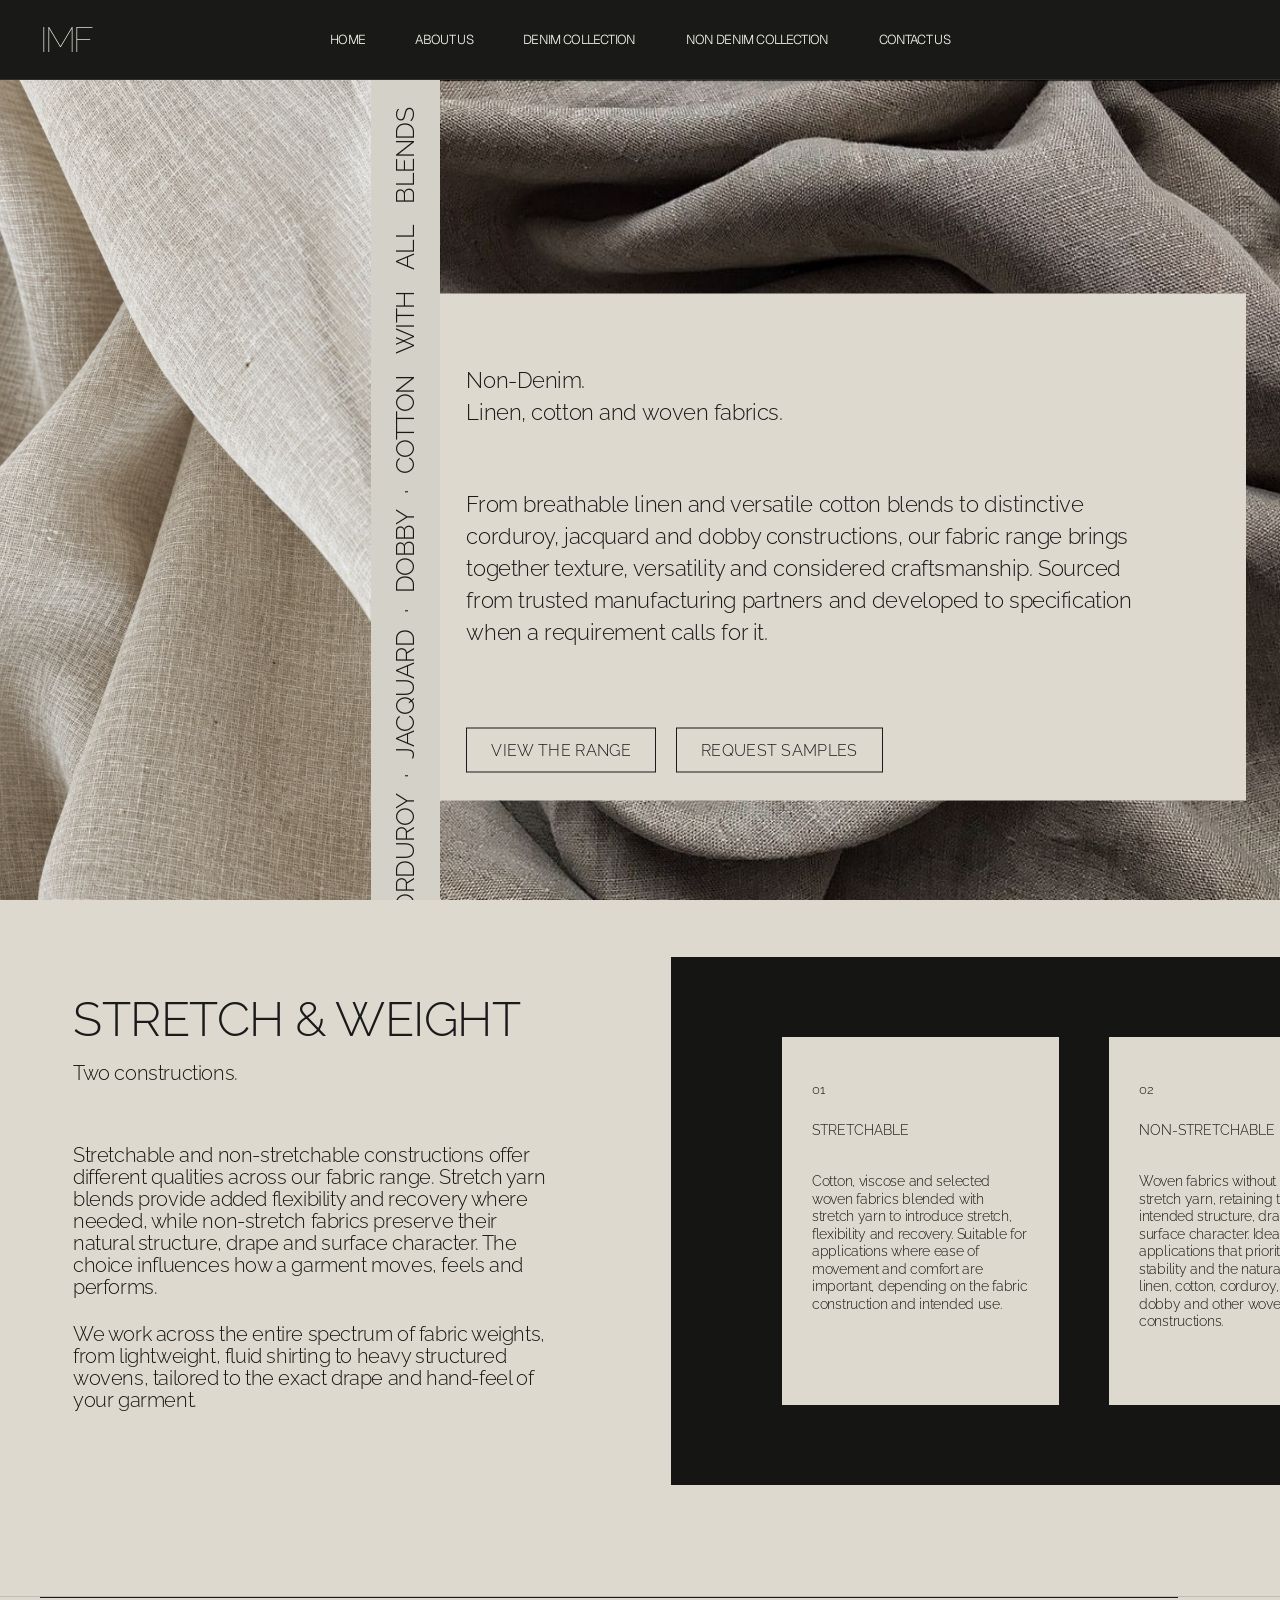
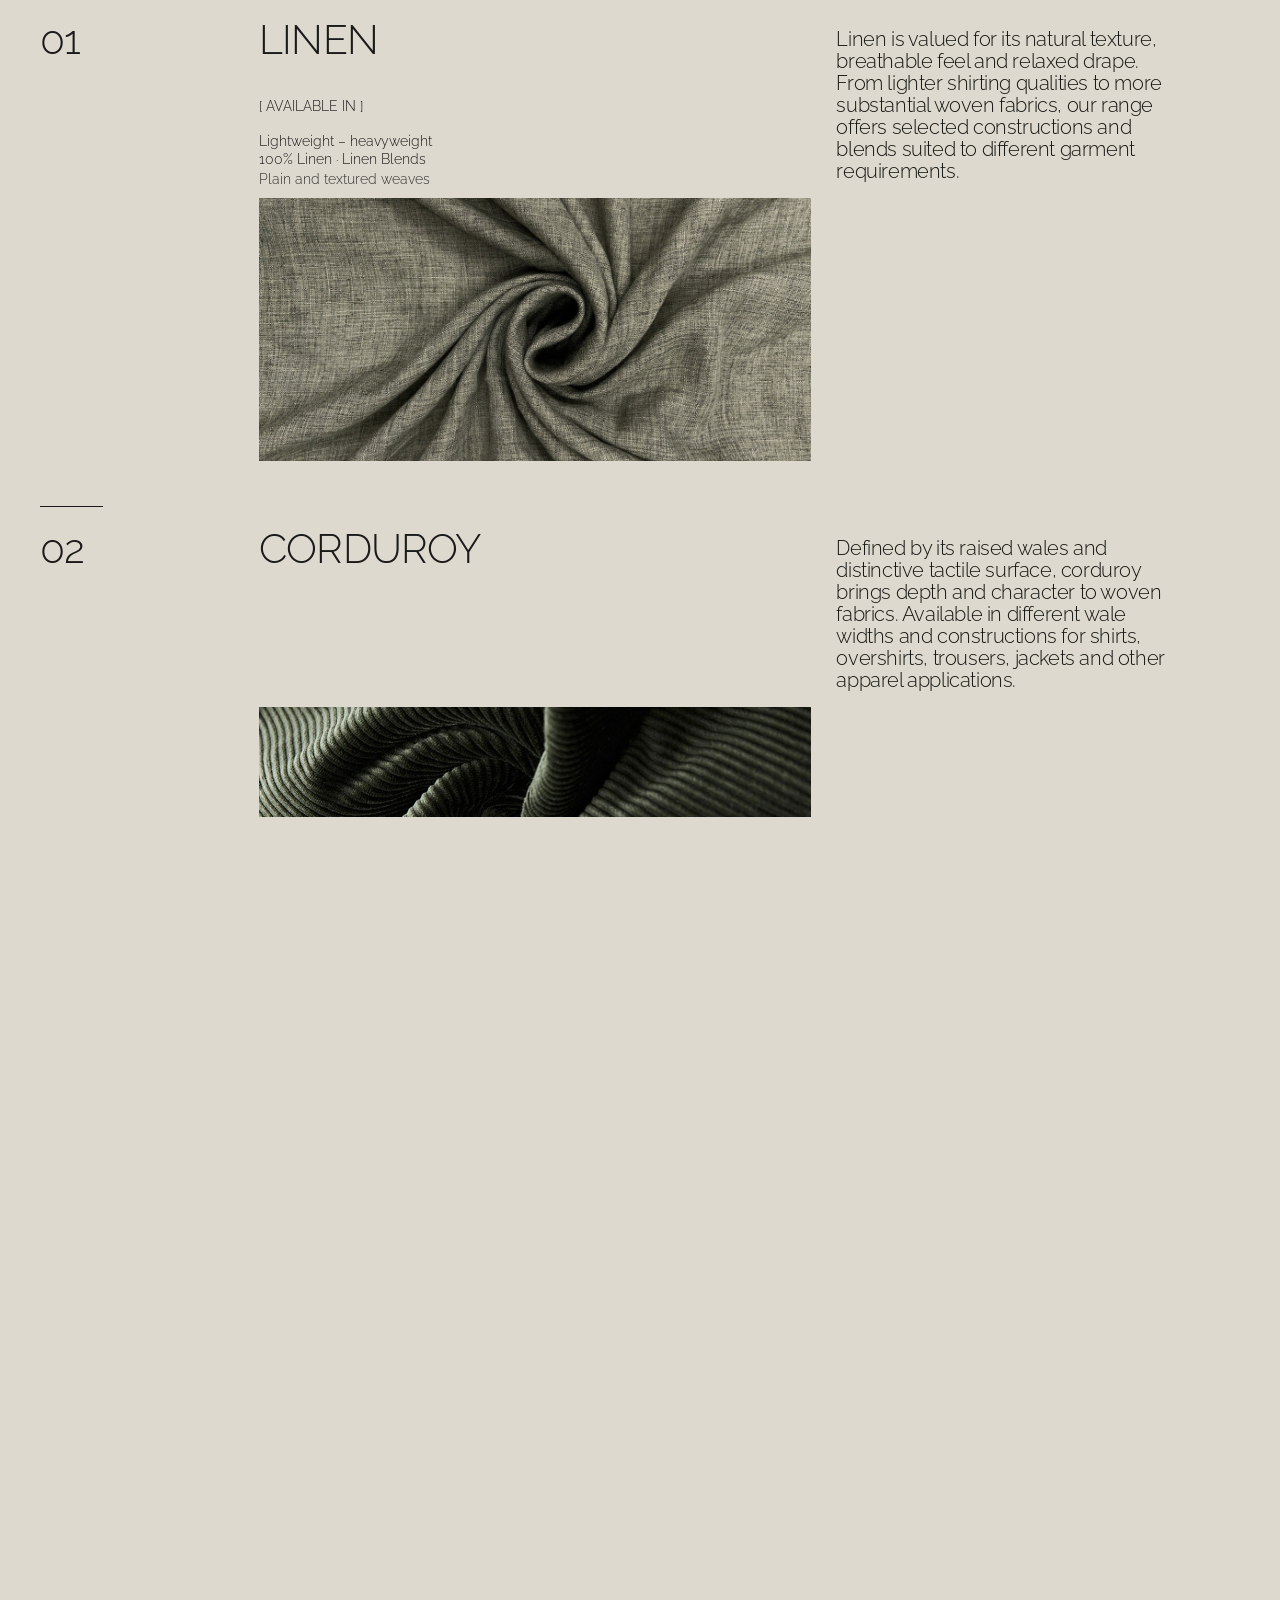
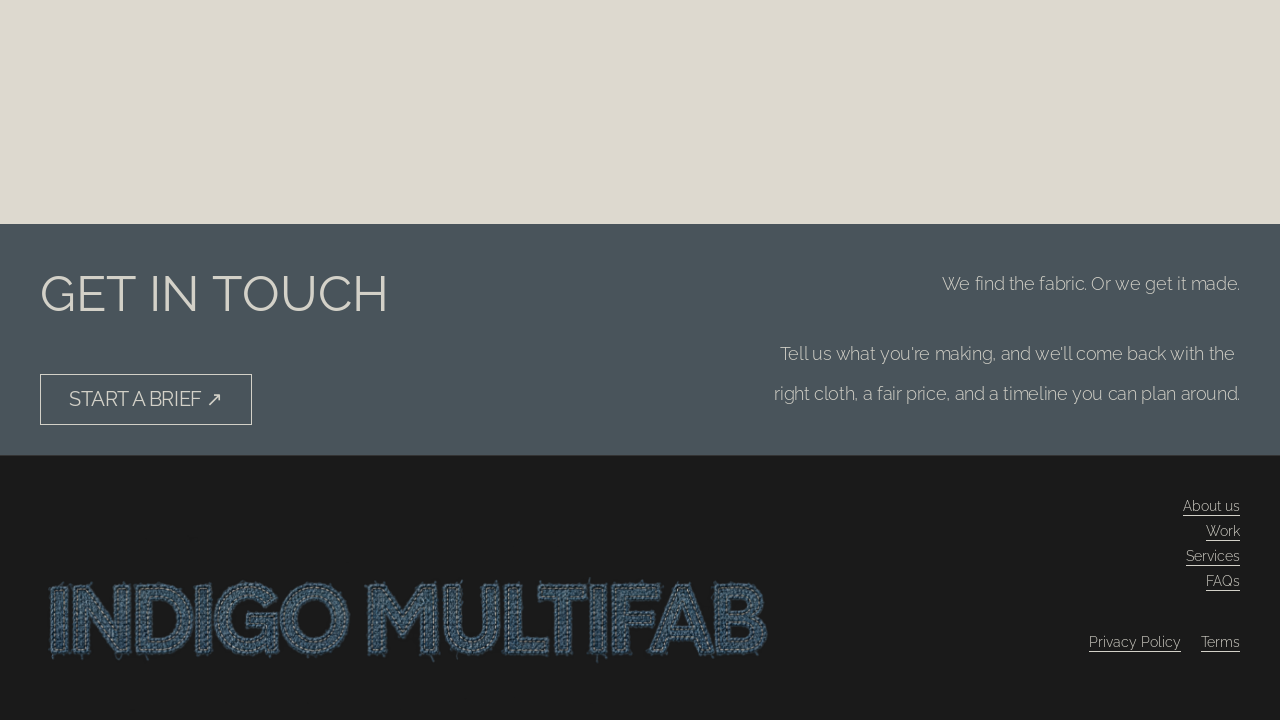
<file: non-denim.html>
<!DOCTYPE html>
<html lang="en">
<head>
  <meta charset="UTF-8">
  <meta name="viewport" content="width=device-width, initial-scale=1.0">
  <title>Non Denim Collection — Indigo Multifab</title>
  <link rel="preconnect" href="https://fonts.googleapis.com">
  <link rel="preconnect" href="https://fonts.gstatic.com" crossorigin>
  <link href="https://fonts.googleapis.com/css2?family=Geist:wght@100..900&display=swap" rel="stylesheet">
  <link href="https://fonts.googleapis.com/css2?family=Raleway:wght@200;300;400;500&display=swap" rel="stylesheet">
  <style>
    /* ===== RESET ===== */
    *, *::before, *::after {
      box-sizing: border-box;
      margin: 0;
      padding: 0;
    }
    html, body {
      width: 100%;
      overflow-x: clip;
    }
    body {
      font-family: 'Raleway', sans-serif;
      background-color: #191A17;
      color: #D3D1C8;
      -webkit-font-smoothing: antialiased;
      -moz-osx-font-smoothing: grayscale;
    }

    /* ===== HEADER ===== */
    .nd-header {
      display: grid;
      grid-template-columns: 1fr auto 1fr;
      align-items: center;
      height: 80px;
      padding: 0 40px;
      background-color: #191A17;
      position: fixed;
      top: 0;
      left: 0;
      right: 0;
      z-index: 100;
      border-bottom: 1px solid #2e2e2b;
    }
    .nd-logo {
      grid-column: 1;
      font-family: 'Raleway', sans-serif;
      font-weight: 100;
      font-size: 35px;
      line-height: 1;
      letter-spacing: -0.09em;
      color: #F5F4EE;
      text-decoration: none;
      display: inline-flex;
      align-items: center;
    }
    .nd-nav {
      grid-column: 2;
      display: flex;
      gap: 50px;
      justify-content: center;
      align-items: center;
      height: 100%;
    }
    .nd-nav a {
      color: #F5F4EE;
      text-decoration: none;
      font-family: 'Geist', sans-serif;
      font-weight: 300;
      font-size: 13px;
      letter-spacing: -0.05em;
      text-transform: uppercase;
      transition: color 0.3s ease;
    }
    .nd-nav a:hover { color: #e8e8e4; }
    .nd-nav a.active { color: #F5F4EE; }

    /* ===== SECTION LABEL SYSTEM ===== */
    .nd-label {
      font-family: 'Geist', sans-serif;
      font-size: 11px;
      font-weight: 400;
      letter-spacing: 0.12em;
      text-transform: uppercase;
      color: rgba(211, 209, 200, 0.5);
      display: block;
      margin-bottom: 28px;
    }

    /* ===== SECTION 01 — HERO (REDESIGN) ===== */
    .nd-hero {
      margin-top: 80px;
      height: calc(100vh - 80px);
      min-height: 600px;
      width: 100%;
      position: relative;
      display: flex;
      overflow: hidden;
      background-color: #0f1014;
    }
    .nd-hero-jacket {
      width: 29%;
      height: 100%;
      position: relative;
      flex-shrink: 0;
    }
    .nd-hero-jacket img {
      width: 100%;
      height: 100%;
      object-fit: cover;
      object-position: center;
      display: block;
    }
    .nd-hero-strip {
      width: 69px;
      height: 100%;
      background-color: #D3D1C8;
      flex-shrink: 0;
      position: relative;
      z-index: 3;
      overflow: hidden;
    }
    .nd-hero-strip-track {
      position: absolute;
      top: 0;
      left: 0;
      width: 100%;
      display: flex;
      flex-direction: column;
      animation: nd-marquee-up 34s linear infinite;
    }
    .nd-hero-strip-half {
      display: flex;
      flex-direction: column;
    }
    .nd-hero-strip-text {
      writing-mode: vertical-rl;
      transform: rotate(180deg);
      font-family: 'Raleway', sans-serif;
      font-weight: 300;
      font-size: 25px;
      line-height: 35px;
      letter-spacing: -0.02em;
      color: #191A17;
      white-space: nowrap;
      text-transform: uppercase;
      padding-top: 40px;
      display: flex;
      align-items: center;
      justify-content: center;
      width: 100%;
    }
    @keyframes nd-marquee-up {
      0% { transform: translateY(0); }
      100% { transform: translateY(-50%); }
    }
    .nd-hero-bg-container {
      flex-grow: 1;
      position: relative;
      height: 100%;
      overflow: hidden;
    }
    .nd-hero-bg-container img {
      width: 100%;
      height: 100%;
      object-fit: cover;
      object-position: center;
      display: block;
    }
    .nd-hero-card {
      position: absolute;
      top: 57%;
      right: 4%;
      transform: translateY(-50%);
      width: 860px;
      height: 507px;
      background-color: #DDD9CF;
      padding: 70px 80px;
      z-index: 4;
      display: flex;
      flex-direction: column;
      box-sizing: border-box;
    }
    .nd-hero-card-intro {
      font-family: 'Raleway', sans-serif;
      font-weight: 300;
      font-size: 22px;
      line-height: 32px;
      letter-spacing: -0.02em;
      color: #1a1a1a;
      margin-bottom: 60px;
    }
    .nd-hero-card-desc {
      font-family: 'Raleway', sans-serif;
      font-weight: 300;
      font-size: 22px;
      line-height: 32px;
      letter-spacing: -0.02em;
      color: #1a1a1a;
      margin-bottom: 80px;
      max-width: 100%;
    }
    .nd-hero-card-links {
      display: flex;
      gap: 20px;
    }
    .nd-hero-card-links a {
      font-family: 'Raleway', sans-serif;
      font-weight: 300;
      font-size: 16px;
      color: #1a1a1a;
      text-decoration: none;
      letter-spacing: 0.02em;
      text-transform: uppercase;
      border: 1px solid #1a1a1a;
      padding: 12px 24px;
    }
    @media (max-width: 900px) {
      .nd-hero {
        flex-direction: column;
        height: auto;
      }
      .nd-hero-jacket {
        width: 100%;
        height: 40vh;
      }
      .nd-hero-strip {
        width: 100%;
        height: 30px;
      }
      .nd-hero-strip-text {
        writing-mode: horizontal-tb;
        transform: none;
      }
      .nd-hero-bg-container {
        height: 60vh;
      }
      .nd-hero-card {
        top: 10%;
        left: 5%;
        width: 90%;
        padding: 30px 20px;
      }
    }
    /* ===== MARQUEE — DENIM CONSTRUCTIONS ===== */
    .nd-marquee-container {
      overflow: hidden;
      white-space: nowrap;
      background-color: #191A17;
      padding: 22px 0;
      border-top: 1px solid #2e2e2b;
      border-bottom: 1px solid #2e2e2b;
    }
    .nd-marquee-track {
      display: inline-flex;
      animation: nd-marquee 45s linear infinite;
    }
    .nd-marquee-text {
      display: inline-block;
      font-family: 'Raleway', sans-serif;
      font-size: 24px;
      font-weight: 300;
      letter-spacing: -0.02em;
      color: rgba(211,209,200,0.35);
      padding-right: 40px;
    }
    @keyframes nd-marquee {
      0%   { transform: translateX(0); }
      100% { transform: translateX(-50%); }
    }

    /* ===== SECTION 02 — DENIM PHILOSOPHY ===== */
    .nd-philosophy {
      display: grid;
      grid-template-columns: 1fr 1fr;
      min-height: 600px;
      border-bottom: 1px solid #2e2e2b;
    }
    .nd-philosophy-text {
      padding: 100px 70px;
      display: flex;
      flex-direction: column;
      justify-content: center;
      border-right: 1px solid #2e2e2b;
    }
    .nd-philosophy-num {
      font-family: 'Geist', sans-serif;
      font-size: 11px;
      font-weight: 300;
      letter-spacing: 0.1em;
      color: rgba(211,209,200,0.35);
      margin-bottom: 50px;
    }
    .nd-philosophy-heading {
      font-family: 'Raleway', sans-serif;
      font-weight: 300;
      font-size: clamp(36px, 4.5vw, 58px);
      line-height: 1.0;
      letter-spacing: -0.04em;
      color: #F5F4EE;
      margin-bottom: 36px;
    }
    .nd-philosophy-body {
      font-family: 'Raleway', sans-serif;
      font-weight: 300;
      font-size: 17px;
      line-height: 1.7;
      letter-spacing: -0.01em;
      color: rgba(211,209,200,0.7);
      max-width: 400px;
    }
    .nd-philosophy-attrs {
      margin-top: 50px;
      display: flex;
      flex-wrap: wrap;
      gap: 10px 0;
    }
    .nd-philosophy-attr {
      font-family: 'Geist', sans-serif;
      font-size: 11px;
      font-weight: 300;
      letter-spacing: 0.1em;
      text-transform: uppercase;
      color: rgba(211,209,200,0.45);
      width: 50%;
      padding: 12px 0;
      border-top: 1px solid #2e2e2b;
    }
    .nd-philosophy-img {
      position: relative;
      overflow: hidden;
    }
    .nd-philosophy-img img {
      width: 100%;
      height: 100%;
      object-fit: cover;
      display: block;
      transition: transform 0.8s ease;
    }
    .nd-philosophy-img:hover img {
      transform: scale(1.04);
    }

    /* ===== SECTION 03 — THE WEAVE ===== */
    .nd-weave {
      padding: 120px 60px;
      border-bottom: 1px solid #2e2e2b;
    }
    .nd-weave-header {
      display: flex;
      align-items: flex-end;
      justify-content: space-between;
      margin-bottom: 70px;
      padding-bottom: 40px;
      border-bottom: 1px solid #2e2e2b;
    }
    .nd-weave-heading {
      font-family: 'Raleway', sans-serif;
      font-weight: 300;
      font-size: clamp(36px, 5vw, 68px);
      line-height: 0.95;
      letter-spacing: -0.04em;
      color: #F5F4EE;
    }
    .nd-weave-desc {
      font-family: 'Raleway', sans-serif;
      font-weight: 300;
      font-size: 16px;
      line-height: 1.65;
      letter-spacing: -0.01em;
      color: rgba(211,209,200,0.6);
      max-width: 340px;
      text-align: right;
    }
    .nd-weave-grid {
      display: grid;
      grid-template-columns: 2fr 1fr 1fr;
      gap: 2px;
      height: 520px;
    }
    .nd-weave-img {
      overflow: hidden;
      position: relative;
    }
    .nd-weave-img img {
      width: 100%;
      height: 100%;
      object-fit: cover;
      display: block;
      transition: transform 0.9s ease;
    }
    .nd-weave-img:hover img { transform: scale(1.05); }

/* ===== BEYOND THE BLUE ===== */
    .nd-beyond {
      padding: 90px 20px 80px;
      text-align: center;
    }
    .nd-beyond-heading {
      font-family: 'Raleway', sans-serif;
      font-weight: 400;
      font-style: normal;
      font-size: 50px;
      line-height: 40px;
      letter-spacing: 0;
      vertical-align: middle;
      color: #F5F4EE;
      margin: 0;
    }

    

    /* ===== SECTION 03 — STRETCH ===== */
    .nd-stretch-section {
      background-color: #DDD9CF;
      width: 100%;
      padding: 0 0 160px;
      display: flex;
      justify-content: center;
    }
    .nd-stretch-container {
      width: 100%;
      max-width: 1440px;
      margin: 0 auto;
      position: relative;
      display: block;
      padding-top: 91px;
    }
    .nd-stretch-left {
      padding-left: 73px;
      margin-top: 0;
      flex-shrink: 0;
    }
    .nd-stretch-heading {
      font-family: 'Raleway', sans-serif;
      font-weight: 300;
      font-size: 48px;
      color: #1a1a1a;
      margin: 0 0 15px;
      letter-spacing: -0.01em;
    }
    .nd-stretch-subheading {
      font-family: 'Raleway', sans-serif;
      font-weight: 300;
      font-size: 20px;
      line-height: 1.1;
      letter-spacing: -0.02em;
      color: #161713;
      margin: 0 0 60px;
    }
    .nd-stretch-body {
      font-family: 'Raleway', sans-serif;
      font-weight: 300;
      font-size: 20px;
      line-height: 1.1;
      letter-spacing: -0.02em;
      color: #161713;
      max-width: 480px;
      margin: 0 0 25px;
    }
    
    .nd-stretch-right {
      position: absolute;
      left: 671px;
      top: 57px;
      display: flex;
    }
    .nd-stretch-panel {
      background-color: #151614;
      width: 841px;
      height: 528px;
      padding: 0 111px;
      display: flex;
      gap: 50px;
      justify-content: flex-start;
      align-items: center;
      margin-top: 0;
      box-sizing: border-box;
    }
    .nd-stretch-card {
      background-color: #DDD9CF;
      width: 277px;
      height: 368px;
      padding: 45px 30px;
      display: flex;
      flex-direction: column;
      box-sizing: border-box;
      flex-shrink: 0;
    }
    .nd-card-number {
      font-family: 'Raleway', sans-serif;
      font-weight: 300;
      font-size: 13px;
      color: #161713;
      margin-bottom: 25px;
    }
    .nd-card-title {
      font-family: 'Raleway', sans-serif;
      font-weight: 300;
      font-size: 14px;
      color: #161713;
      margin: 0 0 35px;
      letter-spacing: 0em;
    }
    .nd-card-desc {
      font-family: 'Raleway', sans-serif;
      font-weight: 300;
      font-size: 14px;
      line-height: 1.25;
      color: #161713;
      margin: 0;
      letter-spacing: -0.02em;
    }
    
    @media (max-width: 900px) {
      .nd-stretch-section { padding: 0 0 80px; }
      .nd-stretch-container { flex-direction: column; width: 85%; margin: 0 auto; padding-top: 0; justify-content: flex-start; }
      .nd-stretch-left { width: 100%; margin-top: 0; margin-bottom: 40px; padding-left: 0; }
      .nd-stretch-right { width: 100%; }
      .nd-stretch-panel { flex-direction: column; height: auto; padding: 40px 30px; gap: 30px; }
      .nd-stretch-card { width: 100%; height: auto; min-height: auto; }
    }


    

    
    /* ===== SECTION 04 - COMPOSITIONS ===== */
    .comp{ --fs:clamp(28px,3.2vw,64px); --pad-x:clamp(24px,8vw,150px); position:relative; background-color: #DDD9CF; }


    .comp-track{ position:relative; background-color: #DDD9CF; border-top:1px solid rgba(15,26,58,.15); }
    .comp-stage{
      position:sticky; top:var(--nav-h,80px);
      height:calc(100dvh - var(--nav-h,80px));
      overflow:hidden; padding:0 var(--pad-x) 0 40px;
    }
    .comp-list{ position:relative; height:100%; }

    .crow{
      position:absolute; left:0; right:0; top:0;
      will-change:transform, clip-path; backface-visibility:hidden;
    }
    .crow::after{
      content:""; position:absolute; left:0; right:0; top:0; height:1px;
      background:currentColor; opacity:.16;
    }
    .crow-line{
      position:absolute; left:0; right:0; top:0; height:1px; z-index:2;
      background:#1a1a1a; transform-origin:0 50%; transform:scaleX(0);
      will-change:transform; opacity:1;
    }

    .crow-in{
      display:grid; grid-template-columns:17% minmax(0,1fr) minmax(0,30%);
      column-gap:2vw;
      padding:calc(var(--fs)*.55) 0 calc(var(--fs)*1.1);
      will-change: transform;
    }
    .crow-num,.crow-name{
      margin:0; font-family:'Raleway',sans-serif; font-size:var(--fs); font-weight:300; line-height:1;
      letter-spacing:-.02em; white-space:nowrap; color:#1a1a1a;
    }
    .crow-num { grid-column:1; grid-row:1; }
    .crow-name{ grid-column:2; grid-row:1; text-transform:uppercase; }
    .crow-desc{
      grid-column:3; grid-row:1 / span 3; align-self:start;
      margin:0; padding-top:0.4em; 
      font-family:'Raleway',sans-serif; font-weight:300; font-size:20px; line-height:1.1; letter-spacing:-0.02em; color:#161713; opacity:1; max-width:480px;
    }
    .crow-det{
      grid-column:2; grid-row:2; margin-top:calc(var(--fs)*.9);
      will-change:clip-path;
    }
    .crow-det > *{ margin:0; font-family:'Raleway',sans-serif; font-size:14px; font-weight:300; color:#1a1a1a; opacity:0.75; line-height:1.3; will-change:opacity, transform; }
    .crow-det p.lbl.mono {
      font:300 14px/1.3 'Raleway',sans-serif;
      letter-spacing:0;
      margin-bottom: 16px;
    }
    .blend-photo {
      grid-column: 2;
      grid-row: 3;
      width: 100%;
      height: auto;
      max-height: clamp(200px, 38vh, 450px);
      aspect-ratio: 2.1 / 1;
      overflow: hidden;
      position: relative;
      display: block;
      margin-top: 12px;
      align-self: start;
      will-change: transform;
    }
    .blend-photo img {
      position: absolute;
      inset: 0;
      width: 100%;
      height: 100%;
      max-width: none;
      object-fit: cover;
      object-position: center;
    }
    .cta{
      display:inline-block; margin-top:20px; margin-bottom:5px; color:#1a1a1a; text-decoration:none;
      border: 1px solid #1a1a1a; padding: 14px 28px; background: transparent;
      font-family: 'Raleway', sans-serif;
      font-size: 13px;
      font-weight: 400;
      letter-spacing: 0.04em;
      text-transform: uppercase;
      transition: opacity .3s ease;
    }
    .cta.mono {
      font-family: 'Raleway', sans-serif;
      font-size: 13px;
      font-weight: 400;
      line-height: 1.4;
      letter-spacing: 0.04em;
      text-transform: uppercase;
    }
    .cta:hover,.cta:focus-visible{ opacity: 0.7; }


    @media (max-width:700px){
      .crow-in{ grid-template-columns:auto minmax(0,1fr); column-gap:5vw; }
      .crow-desc{ grid-column:2; grid-row:2; margin-top:12px; }
      .crow-det { grid-row:3; margin-top:16px; }
    }

    @media (prefers-reduced-motion:reduce){
      .comp-track{ height:auto !important; }
      .comp-stage{ position:static; height:auto; overflow:visible; }
      .comp-list{ height:auto; }
      .crow{ position:relative; height:auto !important; clip-path:none !important; transform:none !important; }
      .crow-line{ transform:scaleX(1) !important; }
      .crow-det{ clip-path:none !important; visibility:visible !important; }
      .crow-det > *{ opacity:1 !important; transform:none !important; }
    }



  /* --- COPIED FOOTER CSS --- */
.contact-section {
  background-color: #49545B; /* Muted slate-blue */
  padding: 30px 40px;
  display: flex;
  justify-content: space-between;
  align-items: flex-start;
}

.contact-left {
  display: flex;
  flex-direction: column;
  gap: 40px;
}

.contact-heading {
  font-family: 'Raleway', sans-serif;
  font-weight: 400;
  font-size: 50px;
  line-height: 1.6;
  letter-spacing: 0;
  vertical-align: middle;
  color: #D3D1C8;
  margin: 0;
}

.contact-cta {
  font-family: 'Raleway', sans-serif;
  font-weight: 400;
  font-size: 20px;
  line-height: 25px;
  letter-spacing: -0.02em;
  text-align: center;
  vertical-align: middle;
  text-transform: uppercase;
  color: #D3D1C8;
  text-decoration: none;
  display: inline-flex;
  align-items: center;
  gap: 5px;
  border: 1px solid #D3D1C8;
  padding: 12px 28px;
  align-self: flex-start;
  transition: color 0.3s ease, border-color 0.3s ease;
}

.contact-cta:hover {
  color: #FFF;
  border-color: #FFF;
}

.contact-right {
  display: flex;
  flex-direction: column;
  align-items: flex-end;
  text-align: right;
  max-width: 643px;
  gap: 30px;
  padding-top: 10px; /* Align visually with heading */
}

.contact-right-top, .contact-right-bottom {
  font-family: 'Raleway', sans-serif;
  font-weight: 300;
  line-height: 40px;
  letter-spacing: -0.02em;
  color: #D3D1C8;
  margin: 0;
  text-align: right;
  vertical-align: middle;
}

.contact-right-top {
  font-size: 18px;
}

.contact-right-bottom {
  font-size: 18px;
  text-align: center;
}

@media (max-width: 900px) {
  .contact-section { flex-direction: column; align-items: flex-start; gap: 50px; }
  .contact-right { align-items: flex-start; text-align: left; }
}

/* ===== FOOTER SECTION ===== */
.footer-section {
  background-color: #1a1a1a;
  border-top: 1px solid #333;
  padding: 40px 40px 0px 40px; overflow: hidden;
}
.footer-divider {
  display: none;
}
.footer-content {
  display: grid;
  grid-template-columns: 1fr auto;
  grid-template-rows: auto auto;
  gap: 10px;
}
.footer-logo {
  grid-column: 1 / 2;
  grid-row: 1 / 3;
  display: flex;
  align-items: flex-end;
}
.footer-logo img {
  width: 1057px;
  max-width: 100%;
  height: auto;
  aspect-ratio: 1057 / 249;
  object-fit: contain;
  object-position: left bottom;
  display: block;
  position: relative;
  left: 0;
  margin-bottom: -20px;
}
.footer-right-nav {
  grid-column: 2 / 3;
  grid-row: 1 / 2;
  text-align: right;
}
.footer-nav {
  display: flex;
  flex-direction: column;
  gap: 5px;
}
.footer-nav a, .footer-legal a {
  color: #D3D1C8;
  text-decoration: underline;
  text-underline-offset: 4px;
  font-family: 'Raleway', sans-serif;
  font-size: 14px;
  font-weight: 300;
  transition: opacity 0.3s;
  line-height: 20px;
}
.footer-nav a:hover, .footer-legal a:hover {
  opacity: 0.7;
}
.footer-legal {
  grid-column: 2 / 3;
  grid-row: 2 / 3;
  display: flex;
  gap: 20px;
  align-items: flex-end;
  justify-content: flex-end;
  padding-bottom: 68px;
}
</style>
</head>
<body>
  <!-- ===== HEADER ===== -->
  <header class="nd-header">
    <a href="index.html" class="nd-logo">IMF</a>
    <nav class="nd-nav">
      <a href="index.html">HOME</a>
      <a href="about.html">ABOUT US</a>
      <a href="denim.html">DENIM COLLECTION</a>
      <a href="non-denim.html" class="active" target="_blank" rel="noopener noreferrer">NON DENIM COLLECTION</a>
      <a href="contact.html">CONTACT US</a>
    </nav>
  </header>
  <!-- ===== 01 — HERO (REDESIGN) ===== -->
  <section class="nd-hero">
    <div class="nd-hero-jacket">
      <img src="non_denim_left_linen.jpg" alt="Non-Denim Fabric">
    </div>
    <div class="nd-hero-strip">
      <div class="nd-hero-strip-track">
        <div class="nd-hero-strip-half">
          <div class="nd-hero-strip-text">LINEN &nbsp;&nbsp;&middot;&nbsp;&nbsp; CORDUROY &nbsp;&nbsp;&middot;&nbsp;&nbsp; JACQUARD &nbsp;&nbsp;&middot;&nbsp;&nbsp; DOBBY &nbsp;&nbsp;&middot;&nbsp;&nbsp; COTTON &nbsp;&nbsp; WITH &nbsp;&nbsp; ALL &nbsp;&nbsp; BLENDS &nbsp;&nbsp;&nbsp;&nbsp; LINEN &nbsp;&nbsp;&middot;&nbsp;&nbsp; CORDUROY &nbsp;&nbsp;&middot;&nbsp;&nbsp; JACQUARD &nbsp;&nbsp;&middot;&nbsp;&nbsp; DOBBY &nbsp;&nbsp;&middot;&nbsp;&nbsp; COTTON &nbsp;&nbsp; WITH &nbsp;&nbsp; ALL &nbsp;&nbsp; BLENDS &nbsp;&nbsp;&nbsp;&nbsp; LINEN &nbsp;&nbsp;&middot;&nbsp;&nbsp; CORDUROY &nbsp;&nbsp;&middot;&nbsp;&nbsp; JACQUARD &nbsp;&nbsp;&middot;&nbsp;&nbsp; DOBBY &nbsp;&nbsp;&middot;&nbsp;&nbsp; COTTON &nbsp;&nbsp; WITH &nbsp;&nbsp; ALL &nbsp;&nbsp; BLENDS &nbsp;&nbsp;&nbsp;&nbsp; </div>
          <div class="nd-hero-strip-text">LINEN &nbsp;&nbsp;&middot;&nbsp;&nbsp; CORDUROY &nbsp;&nbsp;&middot;&nbsp;&nbsp; JACQUARD &nbsp;&nbsp;&middot;&nbsp;&nbsp; DOBBY &nbsp;&nbsp;&middot;&nbsp;&nbsp; COTTON &nbsp;&nbsp; WITH &nbsp;&nbsp; ALL &nbsp;&nbsp; BLENDS &nbsp;&nbsp;&nbsp;&nbsp; LINEN &nbsp;&nbsp;&middot;&nbsp;&nbsp; CORDUROY &nbsp;&nbsp;&middot;&nbsp;&nbsp; JACQUARD &nbsp;&nbsp;&middot;&nbsp;&nbsp; DOBBY &nbsp;&nbsp;&middot;&nbsp;&nbsp; COTTON &nbsp;&nbsp; WITH &nbsp;&nbsp; ALL &nbsp;&nbsp; BLENDS &nbsp;&nbsp;&nbsp;&nbsp; LINEN &nbsp;&nbsp;&middot;&nbsp;&nbsp; CORDUROY &nbsp;&nbsp;&middot;&nbsp;&nbsp; JACQUARD &nbsp;&nbsp;&middot;&nbsp;&nbsp; DOBBY &nbsp;&nbsp;&middot;&nbsp;&nbsp; COTTON &nbsp;&nbsp; WITH &nbsp;&nbsp; ALL &nbsp;&nbsp; BLENDS &nbsp;&nbsp;&nbsp;&nbsp; </div>
        </div>
        <div class="nd-hero-strip-half">
          <div class="nd-hero-strip-text">LINEN &nbsp;&nbsp;&middot;&nbsp;&nbsp; CORDUROY &nbsp;&nbsp;&middot;&nbsp;&nbsp; JACQUARD &nbsp;&nbsp;&middot;&nbsp;&nbsp; DOBBY &nbsp;&nbsp;&middot;&nbsp;&nbsp; COTTON &nbsp;&nbsp; WITH &nbsp;&nbsp; ALL &nbsp;&nbsp; BLENDS &nbsp;&nbsp;&nbsp;&nbsp; LINEN &nbsp;&nbsp;&middot;&nbsp;&nbsp; CORDUROY &nbsp;&nbsp;&middot;&nbsp;&nbsp; JACQUARD &nbsp;&nbsp;&middot;&nbsp;&nbsp; DOBBY &nbsp;&nbsp;&middot;&nbsp;&nbsp; COTTON &nbsp;&nbsp; WITH &nbsp;&nbsp; ALL &nbsp;&nbsp; BLENDS &nbsp;&nbsp;&nbsp;&nbsp; LINEN &nbsp;&nbsp;&middot;&nbsp;&nbsp; CORDUROY &nbsp;&nbsp;&middot;&nbsp;&nbsp; JACQUARD &nbsp;&nbsp;&middot;&nbsp;&nbsp; DOBBY &nbsp;&nbsp;&middot;&nbsp;&nbsp; COTTON &nbsp;&nbsp; WITH &nbsp;&nbsp; ALL &nbsp;&nbsp; BLENDS &nbsp;&nbsp;&nbsp;&nbsp; </div>
          <div class="nd-hero-strip-text">LINEN &nbsp;&nbsp;&middot;&nbsp;&nbsp; CORDUROY &nbsp;&nbsp;&middot;&nbsp;&nbsp; JACQUARD &nbsp;&nbsp;&middot;&nbsp;&nbsp; DOBBY &nbsp;&nbsp;&middot;&nbsp;&nbsp; COTTON &nbsp;&nbsp; WITH &nbsp;&nbsp; ALL &nbsp;&nbsp; BLENDS &nbsp;&nbsp;&nbsp;&nbsp; LINEN &nbsp;&nbsp;&middot;&nbsp;&nbsp; CORDUROY &nbsp;&nbsp;&middot;&nbsp;&nbsp; JACQUARD &nbsp;&nbsp;&middot;&nbsp;&nbsp; DOBBY &nbsp;&nbsp;&middot;&nbsp;&nbsp; COTTON &nbsp;&nbsp; WITH &nbsp;&nbsp; ALL &nbsp;&nbsp; BLENDS &nbsp;&nbsp;&nbsp;&nbsp; LINEN &nbsp;&nbsp;&middot;&nbsp;&nbsp; CORDUROY &nbsp;&nbsp;&middot;&nbsp;&nbsp; JACQUARD &nbsp;&nbsp;&middot;&nbsp;&nbsp; DOBBY &nbsp;&nbsp;&middot;&nbsp;&nbsp; COTTON &nbsp;&nbsp; WITH &nbsp;&nbsp; ALL &nbsp;&nbsp; BLENDS &nbsp;&nbsp;&nbsp;&nbsp; </div>
        </div>
      </div>
    </div>
    <div class="nd-hero-bg-container">
      <img src="non_denim_right_taupe.jpg" alt="Non-Denim Fabric Texture">
      <div class="nd-hero-card">
        <div class="nd-hero-card-intro">
          Non-Denim.<br>
          Linen, cotton and woven fabrics.
        </div>
        <div class="nd-hero-card-desc">
          From breathable linen and versatile cotton blends to distinctive corduroy, jacquard and dobby constructions, our fabric range brings together texture, versatility and considered craftsmanship. Sourced from trusted manufacturing partners and developed to specification when a requirement calls for it.
        </div>
        <div class="nd-hero-card-links">
          <a href="index.html">VIEW THE RANGE</a>
          <a href="contact.html">REQUEST SAMPLES</a>
        </div>
      </div>
    </div>
  </section>


  <!-- ===== 03 — NON DENIM STRETCH ===== -->
  <section class="nd-stretch-section">
    <div class="nd-stretch-container">
      
      <div class="nd-stretch-left">
        <h2 class="nd-stretch-heading">STRETCH &amp; WEIGHT</h2>
        <p class="nd-stretch-subheading">Two constructions.</p>
        
        <p class="nd-stretch-body">
          Stretchable and non-stretchable constructions offer different qualities across our fabric range. Stretch yarn blends provide added flexibility and recovery where needed, while non-stretch fabrics preserve their natural structure, drape and surface character. The choice influences how a garment moves, feels and performs.
        </p>
        <p class="nd-stretch-body">
          We work across the entire spectrum of fabric weights, from lightweight, fluid shirting to heavy structured wovens, tailored to the exact drape and hand-feel of your garment.
        </p>
      </div>

      <div class="nd-stretch-right">
        <div class="nd-stretch-panel">
          
          <div class="nd-stretch-card">
            <span class="nd-card-number">01</span>
            <h4 class="nd-card-title">STRETCHABLE</h4>
            <p class="nd-card-desc">
              Cotton, viscose and selected woven fabrics blended with stretch yarn to introduce stretch, flexibility and recovery. Suitable for applications where ease of movement and comfort are important, depending on the fabric construction and intended use.
            </p>
          </div>
          
          <div class="nd-stretch-card">
            <span class="nd-card-number">02</span>
            <h4 class="nd-card-title">NON-STRETCHABLE</h4>
            <p class="nd-card-desc">
              Woven fabrics without added stretch yarn, retaining their intended structure, drape and surface character. Ideal for applications that prioritise fabric stability and the natural qualities of linen, cotton, corduroy, jacquard, dobby and other woven constructions.
            </p>
          </div>
          
        </div>
      </div>
      
    </div>
  </section>


  <!-- ===== 04 - COMPOSITIONS ===== -->
  <section id="comp" class="comp" aria-label="Compositions">
    <div class="comp-track">
      <div class="comp-stage">
        <div class="comp-list" id="comp-list"></div>
      </div>
    </div>
  </section>

<script>
  (() => {
    const sec = document.getElementById('comp');
    if (!sec) return;

    var A = ["Lightweight – heavyweight", "100% Linen · Linen Blends", "Plain and textured weaves"],
          B = ["Fine wale · Medium wale · Wide wale", "Cotton · Cotton Blends", "Selected weights and constructions"],
          C = ["Patterned woven constructions", "Selected fibres and blends", "Custom requirements"],
          E = ["Geometric · Textured · Small-repeat weaves", "Cotton · Cotton Blends", "Selected constructions"],
          F = ["Cotton–Polyester", "Cotton–Viscose / Rayon", "Cotton–Modal · Cotton–Lyocell"],
          G = ["Yarn selection", "Sample development", "Production planning"];
      
      var D=[
        ["Linen","Linen is valued for its natural texture, breathable feel and relaxed drape. From lighter shirting qualities to more substantial woven fabrics, our range offers selected constructions and blends suited to different garment requirements.","[ AVAILABLE IN ]",A,0],
        ["Corduroy","Defined by its raised wales and distinctive tactile surface, corduroy brings depth and character to woven fabrics. Available in different wale widths and constructions for shirts, overshirts, trousers, jackets and other apparel applications.","[ AVAILABLE IN ]",B,0],
        ["Jacquard","Jacquard fabrics create patterns through the weave itself, adding texture, depth and intricate surface detail. From understated woven motifs to more expressive designs, constructions can be selected according to the intended garment and specification.","[ AVAILABLE IN ]",C,0],
        ["Dobby","Dobby fabrics use small-scale woven structures to introduce subtle geometry and surface texture. From understated everyday cloth to more pronounced woven patterns, the available qualities can be matched to the intended garment, fabric weight and finish.","[ AVAILABLE IN ]",E,0],
        ["Cotton Blends","Cotton blends combine cotton with other fibres to achieve different levels of softness, strength, drape, texture and performance. Our range includes selected polyester, viscose, rayon, modal, lyocell and other cotton-blend constructions, with specifications guided by the intended application.","[ AVAILABLE IN ]",F,0],
        ["And More","The fabrics listed represent the qualities we source most frequently, not the limit of what we can explore. From linen, corduroy and structured woven fabrics to specialised cotton blends, we can investigate suitable compositions, weave structures and finishes based on the requirement.","[ DEVELOPED TO ORDER ]",G,1]
      ];

    const listEl = document.getElementById("comp-list");
    D.forEach((r, i) => {
      const el = document.createElement("article");
      el.className = "crow";
      let imgSrc = '';
      if (i < 5) {
        const names = ['nd-linen-custom', 'nd-corduroy', 'nd-jacquard-custom', 'nd-dobby-custom', 'nd-cotton-blends-custom'];
        imgSrc = `
          <div class="blend-photo">
            <img src="images/non-denim/${names[i]}.jpg?t=${Date.now()}" alt="${r[0]} non-denim" loading="eager">
          </div>
        `;
      }
      el.innerHTML = `
        <i class="crow-line"></i>
        <div class="crow-in">
          <span class="crow-num">0${i + 1}</span>
          <h3 class="crow-name">${r[0]}</h3>
          <p class="crow-desc">${r[1]}</p>
          <div class="crow-det">
            <p class="lbl mono">${r[2]}</p>
            ${r[3].map(t => `<p>${t}</p>`).join("")}
            ${r[4] ? '<a class="cta mono" href="contact.html">TELL US WHAT YOU NEED \u2197</a>' : ''}
          </div>
          ${imgSrc}
        </div>
      `;
      listEl.appendChild(el);
    });

    if (matchMedia('(prefers-reduced-motion: reduce)').matches) return;

    const track  = sec.querySelector('.comp-track');
    const stage  = sec.querySelector('.comp-stage');
    const rows   = [...sec.querySelectorAll('.crow')];
    const N = rows.length;

    const cl  = (x) => Math.min(1, Math.max(0, x));
    const sm  = (x) => x * x * (3 - 2 * x);
    const mix = (a, b, k) => a + (b - a) * k;

    const VH_PER_STEP = 0.85;
    const HOLD = 0.5;
    const PILE_EM = 0.78;
    const SHIFT_EM = 0.42;

    let shift = 0;

    const R = rows.map((el) => ({
      el,
      line: el.querySelector('.crow-line'),
      inner: el.querySelector('.crow-in'),
      det:  el.querySelector('.crow-det'),
      kids: [...el.querySelectorAll('.crow-det > *')],
    }));

    let H = 0, pile = 0, navH = 0, trackTop = 0, span = 1;

    function measure() {
      navH = 80;
      document.documentElement.style.setProperty('--nav-h', navH + 'px');

      const vh = innerHeight;
      rows.forEach((r) => (r.style.height = 'auto'));
      const fs = parseFloat(getComputedStyle(rows[0].querySelector('.crow-name')).fontSize);
      H = Math.ceil(Math.max(...rows.map((r) => r.querySelector('.crow-in').offsetHeight)));
      pile = Math.round(fs * PILE_EM);
      shift = Math.round(fs * SHIFT_EM);
      rows.forEach((r) => (r.style.height = H + 'px'));

      track.style.height = (vh - navH) + (N - 1 + HOLD) * vh * VH_PER_STEP + 'px';
      trackTop = track.getBoundingClientRect().top + scrollY;
      span = track.offsetHeight - stage.offsetHeight;

      const gap = Math.max(0, (vh - navH) - ((N - 1) * pile + H + 80));
      const shadesSec = document.getElementById('shades');
      if (shadesSec) shadesSec.style.marginTop = -gap + 'px';
    }

    function render(t) {
      let y = 0;
      for (let i = 0; i < N; i++) {
        const r = R[i];
        const open  = i === 0 ? 1 : sm(cl((t - (i - 0.8)) / 0.6));
        const c     = i < N - 1 ? sm(cl(t - i)) : 0;
        const o     = open * (1 - sm(cl((t - i) / 0.4)));
        const d     = i === 0 ? 1 : sm(cl((t - (i - 1.1)) / 0.7));
        const h     = mix(H, pile, c);

        r.el.style.transform = `translate3d(0,${y}px,0)`;
        r.el.style.clipPath  = `inset(0 0 ${H - h}px 0)`;
        r.inner.style.transform = `translate3d(0,${-shift * c}px,0)`;
        r.line.style.transform = `scaleX(${d})`;

        r.det.style.clipPath   = `inset(0 0 ${(1 - o) * 100}% 0)`;
        r.det.style.visibility = o > 0.01 ? 'visible' : 'hidden';
        for (let k = 0; k < r.kids.length; k++) {
          const x = cl((o - 0.2 - k * 0.12) / 0.5);
          r.kids[k].style.opacity   = x;
          r.kids[k].style.transform = `translate3d(0,${(1 - x) * 14}px,0)`;
        }
        y += h;
      }
    }

    let target = 0, cur = 0, raf = 0, prev = 0;
    function frame(now) {
      raf = 0;
      const dt = Math.min(Math.max(now - prev, 0), 64);
      prev = now;
      cur += (target - cur) * (1 - Math.pow(1 - 0.16, dt / 16.667));
      if (Math.abs(target - cur) < 0.00015) cur = target;
      render(cur * (N - 1));
      if (cur !== target) raf = requestAnimationFrame(frame);
    }
    function kick() {
      if (!raf) { prev = performance.now() - 16.667; raf = requestAnimationFrame(frame); }
    }
    function onScroll() {
      target = cl((scrollY + navH - trackTop) / span);
      kick();
    }
    function init() {
      measure();
      target = cl((scrollY + navH - trackTop) / span);
      cur = target;
      render(cur * (N - 1));
    }

    addEventListener('scroll', onScroll, { passive: true });
    let rz; addEventListener('resize', () => { clearTimeout(rz); rz = setTimeout(init, 120); });
    (document.fonts && document.fonts.ready ? document.fonts.ready : Promise.resolve()).then(init);
    init();
  })();
  </script>


  <!-- ===== GET IN TOUCH SECTION ===== -->
  <section class="contact-section">
    <div class="contact-left">
      <h2 class="contact-heading">GET IN TOUCH</h2>
      <a href="#" class="contact-cta">START A BRIEF &#x2197; </a>
    </div>
    <div class="contact-right">
      <p class="contact-right-top">We find the fabric. Or we get it made.</p>
      <p class="contact-right-bottom">Tell us what you're making, and we'll come back with the<br>right cloth, a fair price, and a timeline you can plan around.</p>
    </div>
  </section>

  

  <!-- ===== FOOTER SECTION ===== -->
  <footer class="footer-section">
    <div class="footer-divider"></div>
    <div class="footer-content">
      <div class="footer-logo">
        <img src="indigo-multifab-logo.png" alt="Indigo Multifab">
      </div>
      <div class="footer-right-nav">
        <nav class="footer-nav">
          <a href="#">About us</a>
          <a href="#">Work</a>
          <a href="#">Services</a>
          <a href="#">FAQs</a>
        </nav>
      </div>
      <div class="footer-legal">
        <a href="#">Privacy Policy</a>
        <a href="#">Terms</a>
      </div>
    </div>
  </footer>
</body>
</html>
</file>
